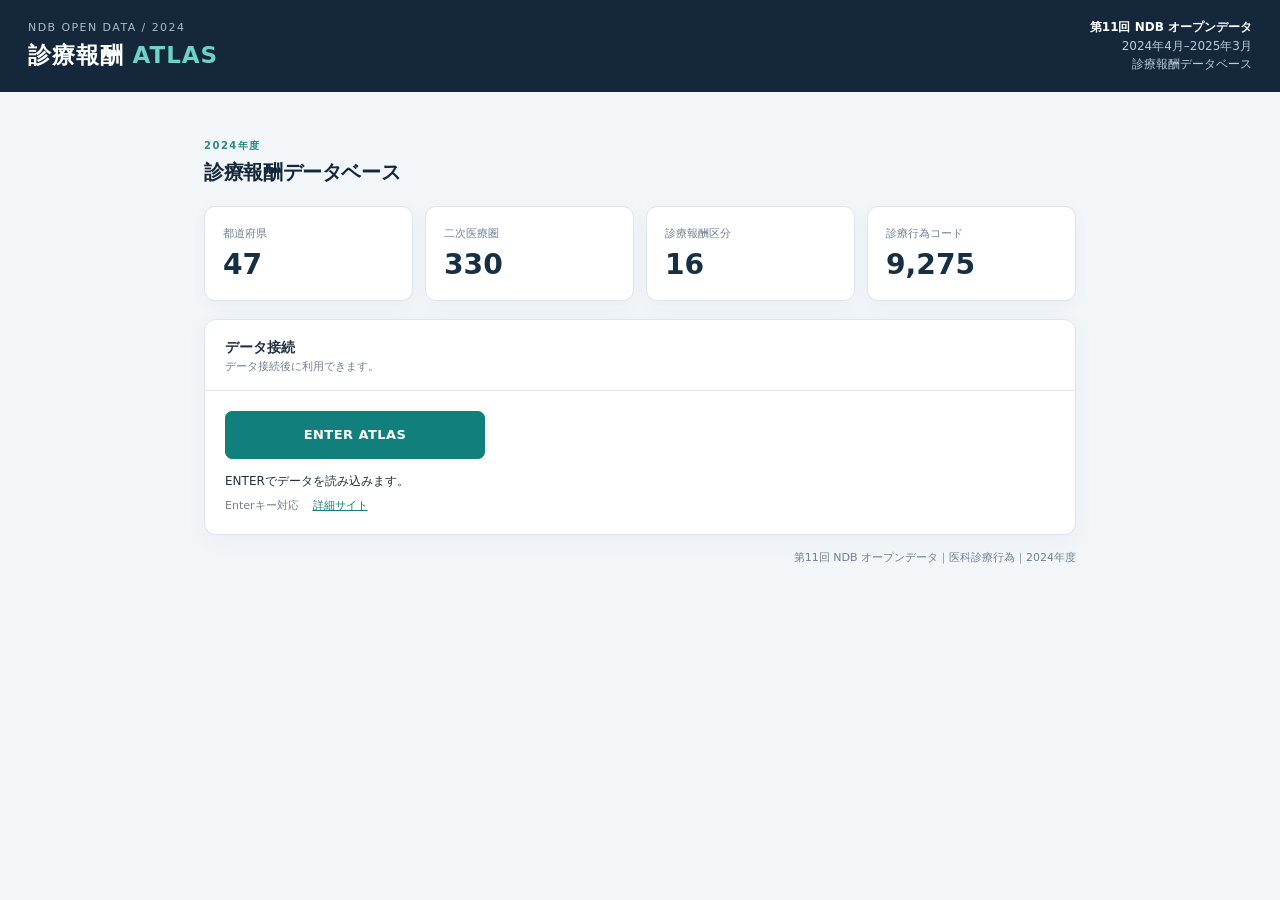
<file: docs/index.html>
<!doctype html><html lang="ja" class="atlas-public-ui"><head><meta charset="utf-8"><meta name="viewport" content="width=device-width,initial-scale=1"><meta name="referrer" content="strict-origin-when-cross-origin"><title>診療報酬 ATLAS</title><link rel="stylesheet" href="./assets/style.css?v=20261118.11"><script src="./assets/app.js?v=20261127.1" defer></script><style>
#atlas-region-transition{position:fixed;inset:0;z-index:99999;background:#f4f7fa;display:none;align-items:center;justify-content:center;flex-direction:column;gap:18px;color:#183348;font:600 17px system-ui,sans-serif}
#atlas-region-transition.active{display:flex}
#atlas-region-transition .spin{width:36px;height:36px;border:4px solid #d3e8e8;border-top-color:#137e81;border-radius:50%;animation:atlas-region-spin .7s linear infinite}
@keyframes atlas-region-spin{to{transform:rotate(360deg)}}
</style></head><body><div id="atlas-region-transition" role="status" aria-live="polite"><span class="spin" aria-hidden="true"></span><span id="atlas-region-transition-text">選択した医療圏のデータを読み込み中…</span></div><section id="atlas-cover" class="atlas-cover" aria-labelledby="cover-title">
<header class="atlas-cover-header"><div><small>NDB OPEN DATA / 2024</small><h1 id="cover-title">診療報酬 <span class="atlas-brand">ATLAS</span></h1></div><div class="meta"><b>第11回 NDB オープンデータ</b><br>2024年4月–2025年3月<br>診療報酬データベース</div></header>
<div class="atlas-cover-main"><div class="atlas-cover-shell"><div class="atlas-cover-title"><div class="app-eyebrow">2024年度</div><h2>診療報酬データベース</h2></div>
<div class="hero atlas-cover-metrics"><div class="stat"><div class="k">都道府県</div><div class="v">47</div></div><div class="stat"><div class="k">二次医療圏</div><div class="v">330</div></div><div class="stat"><div class="k">診療報酬区分</div><div class="v">16</div></div><div class="stat"><div class="k">診療行為コード</div><div class="v">9,275</div></div></div>
<section class="panel atlas-cover-access" aria-label="認証接続"><div class="panelhead"><strong>データ接続</strong><small>データ接続後に利用できます。</small></div><div class="atlas-cover-access-body"><form id="cover-enter-form"><button type="submit" id="cover-enter" class="atlas-login atlas-cover-enter">ENTER ATLAS</button></form><p id="cover-status" role="status" aria-live="polite">ENTERでデータを読み込みます。</p><div class="atlas-cover-help"><span>Enterキー対応</span><a href="https://reimbursement-atlas-private.vercel.app/" target="_blank" rel="noopener noreferrer">詳細サイト</a><button type="button" id="cover-cancel" hidden>接続を中止</button></div></div></section>
<div class="atlas-cover-footer">第11回 NDB オープンデータ｜医科診療行為｜2024年度</div></div></div></section><header><div><small>NDB OPEN DATA / 2024</small><h1>診療報酬 <span class="atlas-brand">ATLAS</span> <span class="atlas-version">2024年度</span></h1></div><div class="meta"><b>第11回 NDB オープンデータ</b><br>医科診療行為 A–O｜2024年4月–2025年3月<br>診療報酬データベース｜2024年度</div></header><main><div style="margin:0 0 14px;padding:15px 18px;background:#fff;border:1px solid #dbe6ed;border-radius:12px;display:flex;align-items:center;justify-content:space-between;gap:12px;flex-wrap:wrap"><div><strong>地域から診療報酬を探す</strong><div style="color:#6d7b89;font-size:12px">自分の医療圏の特徴を全国平均との差から確認</div></div><button id="region-open-shared" type="button" style="background:#117f7c;color:white;padding:10px 16px;border:0;border-radius:8px;cursor:pointer">地域診療プロファイル</button></div><nav aria-label="診療報酬ATLAS メイン画面" class="app-tabs" role="tablist">
<button aria-controls="appViewProfile" aria-selected="true" class="app-top-tab is-active" data-view="profile" id="appTabProfile" role="tab" type="button"><span class="app-tab-count">01</span><span class="app-tab-copy"><strong>地域プロファイル</strong><small>地域別・区分別集計</small></span></button>
<button aria-controls="appViewProcedure" aria-selected="false" class="app-top-tab" data-view="procedure" id="appTabProcedure" role="tab" type="button"><span class="app-tab-count">02</span><span class="app-tab-copy"><strong>診療行為・算定要件</strong><small>9,275コード・原典参照</small></span></button>
<button aria-controls="appViewCompare" aria-selected="false" class="app-top-tab" data-view="compare" id="appTabCompare" role="tab" type="button"><span class="app-tab-count">03</span><span class="app-tab-copy"><strong>地域比較</strong><small>330医療圏・47都道府県</small></span></button>
<button aria-controls="appViewGuidebook" aria-selected="false" class="app-top-tab" data-view="guidebook" id="appTabGuidebook" role="tab" type="button"><span class="app-tab-count">04</span><span class="app-tab-copy"><strong>診療報酬ガイド</strong><small>点数・算定要件・全国算定回数</small></span></button><button aria-controls="appViewGuide" aria-selected="false" class="app-top-tab" data-view="guide" id="appTabGuide" role="tab" type="button"><span class="app-tab-count">04</span><span class="app-tab-copy"><strong>データ・出典</strong><small>集計定義・参照資料・注意点</small></span></button>
</nav><div class="atlas-banner" id="connection-banner"><p id="connection-status" role="status" aria-live="polite"><b>データ未接続</b>　「データ接続」から利用を開始してください。</p><div class="atlas-connection-actions"><button class="atlas-login" id="connect-data" type="button">データ接続</button><button class="atlas-connect-secondary" id="disconnect-data" type="button" disabled>終了・接続解除</button><a href="https://reimbursement-atlas-private.vercel.app/" target="_blank" rel="noopener noreferrer" class="atlas-connect-help">詳細サイト</a></div></div><section id="appViewProfile" class="app-view" role="tabpanel" aria-labelledby="appTabProfile"><div class="app-section-intro"><div><div class="app-eyebrow">NDB OPEN DATA / 2024</div><h2>地域別診療報酬集計</h2><p>全国・都道府県・二次医療圏別の集計。</p></div><div class="app-intro-indicator">330 <span>二次医療圏</span></div></div><div class="hero"><div class="stat"><div class="k">個別診療行為コード</div><div class="v">9,275</div><div class="note">9桁コード・検索対応</div></div><div class="stat"><div class="k">分析対象医療圏</div><div class="v">330</div><div class="note">原票は335区分・秋田再編反映</div></div><div class="stat"><div class="k">診療報酬区分</div><div class="v">16</div><div class="note">A〜O・K手術と輸血を分離</div></div><div class="stat"><div class="k">診療分</div><div class="v">2024年度</div><div class="note">2024.04 – 2025.03</div></div></div><nav class="profile-view-tabs" aria-label="地域プロファイル内の分析切替"><button type="button" class="active" data-sub="category">診療報酬区分（A〜O）</button><button type="button" data-sub="tech">検査技術別（D・E）</button><button type="button" data-sub="special">地域診療ダッシュボード</button></nav><section id="profileBoard" class="profile-board"><div class="profile-hero"><div><div class="profile-kicker">REGIONAL REIMBURSEMENT PROFILE / 2024 NDB</div><h2>診療報酬区分別集計</h2><p>参考換算額・構成比・人口補正・地域特化指数。</p></div><span class="profile-tag">公開値 × 固定点数｜参考換算</span></div><div class="profile-pad"><div class="atlas-filters"><div class="profile-controls"><div><label for="category-region">都道府県</label><select id="category-region" disabled><option value="JP">全国</option></select></div><div><label for="category-area">二次医療圏</label><select id="category-area" disabled><option value="">都道府県全体</option></select></div><div><label for="category-scope">公費レセプト</label><select id="category-scope" disabled><option value="include">公費含む</option><option value="exclude">公費含まない</option></select></div><div><label for="category-grain">全国集計の原票粒度</label><select id="category-grain" disabled><option value="pref">都道府県別</option><option value="secondary">二次医療圏別</option></select></div></div></div><div class="profile-context"><span id="v15Ctx">データ未接続｜認証後に表示</span><span id="v15Audit">2024年度・公開値のみ</span></div><div class="profile-kpis"><div class="profile-kpi atlas-kpi"><span>年間参考換算額（公表分）</span><strong id="v15Total">—</strong><small>実際の売上・利益ではありません</small></div><div class="profile-kpi atlas-kpi"><span>人口1人当たり</span><strong id="v15PerCap">—</strong><small>全国平均比は100が基準</small></div><div class="profile-kpi atlas-kpi"><span>最大の診療報酬区分</span><strong id="v15Largest">—</strong><small>区分構成比</small></div><div class="profile-kpi atlas-kpi"><span>秘匿／点数なしセル</span><strong id="v15Unknown">—</strong><small>金額に換算できない部分</small></div></div><div class="profile-columns"><div class="profile-panel"><h3>診療報酬 A〜O｜金額構成</h3><p>参考換算額・構成比を金額順に比較します。</p><div class="profile-visual atlas-chart-empty" id="v15Stack"><span>金額構成グラフ｜データ未接続</span></div><div class="profile-catlist" id="v15Cats"><div class="profile-cat atlas-pending-row"><span class="chip"></span><span class="cat-name">A 基本診療料</span><span class="cat-value">—</span><span class="cat-percent">—</span></div><div class="profile-cat atlas-pending-row"><span class="chip"></span><span class="cat-name">B 医学管理等</span><span class="cat-value">—</span><span class="cat-percent">—</span></div><div class="profile-cat atlas-pending-row"><span class="chip"></span><span class="cat-name">C 在宅医療</span><span class="cat-value">—</span><span class="cat-percent">—</span></div><div class="profile-cat atlas-pending-row"><span class="chip"></span><span class="cat-name">D 検査</span><span class="cat-value">—</span><span class="cat-percent">—</span></div><div class="profile-cat atlas-pending-row"><span class="chip"></span><span class="cat-name">E 画像診断</span><span class="cat-value">—</span><span class="cat-percent">—</span></div><div class="profile-cat atlas-pending-row"><span class="chip"></span><span class="cat-name">F 投薬</span><span class="cat-value">—</span><span class="cat-percent">—</span></div><div class="profile-cat atlas-pending-row"><span class="chip"></span><span class="cat-name">G 注射</span><span class="cat-value">—</span><span class="cat-percent">—</span></div><div class="profile-cat atlas-pending-row"><span class="chip"></span><span class="cat-name">H リハビリテーション</span><span class="cat-value">—</span><span class="cat-percent">—</span></div><div class="profile-cat atlas-pending-row"><span class="chip"></span><span class="cat-name">I 精神科専門療法料</span><span class="cat-value">—</span><span class="cat-percent">—</span></div><div class="profile-cat atlas-pending-row"><span class="chip"></span><span class="cat-name">J 処置</span><span class="cat-value">—</span><span class="cat-percent">—</span></div><div class="profile-cat atlas-pending-row"><span class="chip"></span><span class="cat-name">K 手術</span><span class="cat-value">—</span><span class="cat-percent">—</span></div><div class="profile-cat atlas-pending-row"><span class="chip"></span><span class="cat-name">K 輸血料</span><span class="cat-value">—</span><span class="cat-percent">—</span></div><div class="profile-cat atlas-pending-row"><span class="chip"></span><span class="cat-name">L 麻酔</span><span class="cat-value">—</span><span class="cat-percent">—</span></div><div class="profile-cat atlas-pending-row"><span class="chip"></span><span class="cat-name">M 放射線治療</span><span class="cat-value">—</span><span class="cat-percent">—</span></div><div class="profile-cat atlas-pending-row"><span class="chip"></span><span class="cat-name">N 病理診断</span><span class="cat-value">—</span><span class="cat-percent">—</span></div><div class="profile-cat atlas-pending-row"><span class="chip"></span><span class="cat-name">O その他</span><span class="cat-value">—</span><span class="cat-percent">—</span></div></div></div><div class="profile-panel"><h3>地域・全国の構成比比較</h3><p>地域特化指数＝地域の構成比 ÷ 同じ原票粒度の全国構成比。</p><div class="profile-lqhead"><span>区分</span><span>選択地域</span><span>全国</span><span>特化指数</span></div><div class="atlas-lq-list" id="v15LQ"><div class="profile-lqrow atlas-pending-row"><span class="v15-label">A 基本診療料</span><span>—</span><span>—</span><b>—</b></div><div class="profile-lqrow atlas-pending-row"><span class="v15-label">B 医学管理等</span><span>—</span><span>—</span><b>—</b></div><div class="profile-lqrow atlas-pending-row"><span class="v15-label">C 在宅医療</span><span>—</span><span>—</span><b>—</b></div><div class="profile-lqrow atlas-pending-row"><span class="v15-label">D 検査</span><span>—</span><span>—</span><b>—</b></div><div class="profile-lqrow atlas-pending-row"><span class="v15-label">E 画像診断</span><span>—</span><span>—</span><b>—</b></div><div class="profile-lqrow atlas-pending-row"><span class="v15-label">F 投薬</span><span>—</span><span>—</span><b>—</b></div><div class="profile-lqrow atlas-pending-row"><span class="v15-label">G 注射</span><span>—</span><span>—</span><b>—</b></div><div class="profile-lqrow atlas-pending-row"><span class="v15-label">H リハビリテーション</span><span>—</span><span>—</span><b>—</b></div><div class="profile-lqrow atlas-pending-row"><span class="v15-label">I 精神科専門療法料</span><span>—</span><span>—</span><b>—</b></div><div class="profile-lqrow atlas-pending-row"><span class="v15-label">J 処置</span><span>—</span><span>—</span><b>—</b></div><div class="profile-lqrow atlas-pending-row"><span class="v15-label">K 手術</span><span>—</span><span>—</span><b>—</b></div><div class="profile-lqrow atlas-pending-row"><span class="v15-label">K 輸血料</span><span>—</span><span>—</span><b>—</b></div><div class="profile-lqrow atlas-pending-row"><span class="v15-label">L 麻酔</span><span>—</span><span>—</span><b>—</b></div><div class="profile-lqrow atlas-pending-row"><span class="v15-label">M 放射線治療</span><span>—</span><span>—</span><b>—</b></div><div class="profile-lqrow atlas-pending-row"><span class="v15-label">N 病理診断</span><span>—</span><span>—</span><b>—</b></div><div class="profile-lqrow atlas-pending-row"><span class="v15-label">O その他</span><span>—</span><span>—</span><b>—</b></div></div></div></div><div id="category-detail" hidden><div class="profile-rankbox"><div class="profile-rankhead"><div><h3>診療報酬額｜16区分の詳細</h3><p>人口補正、全国平均比、秘匿・点数なし・欠測セルの監査情報。</p></div><div><label for="category-sort" class="lbl">表示順</label><select id="category-sort" disabled><option value="amount">参考換算額順</option><option value="category">診療報酬区分順</option><option value="perCapita">人口1人当たり順</option><option value="lq">地域特化指数順</option></select></div></div><div class="profile-ranktable"><table class="atlas-full"><thead><tr><th>区分</th><th class="right">参考換算額</th><th class="right">構成比</th><th class="right">人口1人当たり</th><th class="right">全国平均比</th><th class="right">LQ</th><th class="right">秘匿</th><th class="right">点数なし</th><th class="right">欠測</th></tr></thead><tbody id="v15Rows"></tbody></table></div></div></div><div class="profile-disclaimer">参考換算額は公開算定回数と固定点数に基づく部分集計であり、実請求額・売上・利益ではありません。全国値は原票粒度別。人口は2024年1月1日、地域区分は2024年10月1日。未公表値は復元しません。</div></div></section><section id="techBoard" class="profile-board" hidden><div class="profile-hero"><div><div class="profile-kicker">TECHNOLOGY PROFILE / 2024</div><h2>検査・画像診断｜技術別集計</h2><p>CT・MRI・超音波の本体、専用加算、共通診断料。</p></div><span class="profile-tag">本体＋専用加算｜公開値</span></div><div class="profile-pad"><div class="profile-controls"><div><label for="pref">対象都道府県</label><select id="pref" disabled><option value="JP">全国</option></select></div><div><label for="area">対象医療圏</label><select id="area" disabled><option value="">都道府県全体</option></select></div><div><label for="compare-pref">比較都道府県</label><select id="compare-pref" disabled><option value="">比較しない</option><option value="JP">全国</option></select></div><div><label for="compare-area">比較医療圏</label><select id="compare-area" disabled><option value="">都道府県全体</option></select></div></div><div class="profile-controls atlas-tech-extra"><div><label for="tech-scope">公費レセプト</label><select id="tech-scope" disabled><option value="include">公費含む</option><option value="exclude">公費含まない</option></select></div><div><label for="tech-grain">全国・都道府県の集計粒度</label><select id="tech-grain" disabled><option value="secondary">二次医療圏別原票（地域合算）</option><option value="pref">都道府県別原票</option></select></div></div><div class="atlas-status" id="tech-status"></div><div class="atlas-tech-grid" id="tech-cards"><article class="profile-kpi atlas-tech-card"><h3>CT</h3><span>参考換算額</span><strong>—</strong><small>人口1人当たり・全国平均比・LQ</small><div class="atlas-tech-pending">データ未接続</div></article><article class="profile-kpi atlas-tech-card"><h3>MRI</h3><span>参考換算額</span><strong>—</strong><small>人口1人当たり・全国平均比・LQ</small><div class="atlas-tech-pending">データ未接続</div></article><article class="profile-kpi atlas-tech-card"><h3>超音波</h3><span>参考換算額</span><strong>—</strong><small>人口1人当たり・全国平均比・LQ</small><div class="atlas-tech-pending">データ未接続</div></article></div><div id="modality-detail" hidden><div class="atlas-mod-header"><div><div class="profile-kicker">MODALITY BREAKDOWN</div><h3>検査内容・関連加算の詳細</h3><p id="modality-context" class="atlas-caption"></p></div><div class="atlas-mod-tabs" role="group" aria-label="技術選択"><button type="button" data-modality="CT" class="on" aria-pressed="true">CT</button><button type="button" data-modality="MRI" aria-pressed="false">MRI</button><button type="button" data-modality="US" aria-pressed="false">超音波</button><button type="button" data-modality="SHARED" aria-pressed="false">共通・その他</button></div></div><div class="atlas-mod-kpis" id="modality-kpis"></div><div class="profile-columns atlas-mod-columns"><section class="profile-panel"><h3 id="modality-group-title">検査の細分類</h3><p class="atlas-caption">区分選択でコード別明細を表示。</p><div id="modality-groups" class="atlas-mod-groups"></div></section><section class="profile-panel"><h3 id="modality-code-title">診療行為コード明細</h3><p class="atlas-caption">名称をクリックすると個別の算定要件・地域分析に移動します。</p><div id="modality-codes" class="atlas-mod-codes"></div></section></div><div class="atlas-mod-note">CT/MRI共通のE203、電子画像管理・画像診断管理加算は個別技術へ配賦できません。FFR-CT・PET/CT・PET/MRI・画像診断全般の帰属保留項目も別表示です。超音波の骨塩定量、残尿測定、肝硬度等は原版v2.0の範囲に含めます。算定回数は項目別請求回数であり検査実人数・患者数ではありません。</div></div><div class="atlas-disclaimer">こちらのLQはCT・MRI・超音波の本体＋専用加算の3技術内構成比。A〜O全区分のLQとは異なります。共通診断料等は3技術に足しません。</div></div></section><section id="specialBoard" class="profile-board" hidden><div class="profile-hero"><div><div class="profile-kicker">REGIONAL SPECIALIZATION / 2024 NDB</div><h2>地域診療ダッシュボード</h2><p>地域を選んで、算定回数・人口補正・参考換算額・全国比較をまとめて確認。</p></div><span class="profile-tag">2024年度｜公開値のみ</span></div><div class="profile-pad"><div class="profile-controls atlas-special-controls"><div><label for="special-pref">都道府県</label><select id="special-pref" disabled><option value="">都道府県を選択</option></select></div><div><label for="special-area">二次医療圏</label><select id="special-area" disabled><option value="">都道府県全体</option></select></div><div><label for="special-scope">公費</label><select id="special-scope" disabled><option value="include">公費含む</option><option value="exclude">公費含まない</option></select></div></div><div id="special-search-actions" style="display:flex;align-items:center;gap:12px;flex-wrap:wrap;margin:12px 0"><span style="font-size:13px;color:#506a7b">地域を選択して検索</span></div><div class="profile-controls atlas-special-controls"><div><label for="special-category">参考換算額ランキングの区分</label><select id="special-category" disabled><option value="ALL">A〜O 全区分</option><option value="A_基本診療料">A 基本診療料</option><option value="B_医学管理等">B 医学管理等</option><option value="C_在宅医療">C 在宅医療</option><option value="D_検査">D 検査</option><option value="E_画像診断">E 画像診断</option><option value="F_投薬">F 投薬</option><option value="G_注射">G 注射</option><option value="H_リハビリテーション">H リハビリテーション</option><option value="I_精神科専門療法料">I 精神科専門療法料</option><option value="J_処置">J 処置</option><option value="K_手術">K 手術</option><option value="K_輸血料">K 輸血料</option><option value="L_麻酔">L 麻酔</option><option value="M_放射線治療">M 放射線治療</option><option value="N_病理診断">N 病理診断</option><option value="O_その他">O その他</option></select></div><div><label for="special-min">最低参考換算額</label><select id="special-min" disabled><option value="1000000">100万円以上</option><option value="10000000" selected>1,000万円以上</option><option value="100000000">1億円以上</option></select></div></div><div class="profile-context"><span id="special-context">「データ接続」後に地域を選択してください。</span><span>全国＝同一原票粒度</span></div><div class="special-options" role="group" aria-label="順位基準"><button type="button" class="on" data-special-mode="excess" aria-pressed="true" disabled>超過参考換算額</button><button type="button" data-special-mode="lq" aria-pressed="false" disabled>地域特化指数（LQ）</button><button type="button" data-special-mode="nationalIndex" aria-pressed="false" disabled>人口当たり全国平均比</button><button type="button" data-special-mode="amount" aria-pressed="false" disabled>参考換算額</button></div><div class="profile-kpis"><article class="profile-kpi"><span>地域の全区分参考換算額</span><strong id="special-total">—</strong><small>対象地域の公開値合計</small></article><article class="profile-kpi"><span>条件該当コード</span><strong id="special-eligible">—</strong><small>全コードから条件で抽出</small></article><article class="profile-kpi"><span>第1位の診療行為</span><strong id="special-top">—</strong><small>選択した順位基準</small></article><article class="profile-kpi"><span>第1位の指標値</span><strong id="special-value">—</strong><small>選択した順位基準</small></article></div><div class="special-board"><div class="profile-rankhead"><div><h3>地域特化 TOP100</h3><p id="special-status" role="status" aria-live="polite">データ未接続</p></div></div><div class="special-table-wrap"><table class="atlas-special-table"><thead><tr><th>順位</th><th>診療行為・コード</th><th class="right">参考換算額</th><th class="right">超過額</th><th class="right">LQ</th><th class="right">人口当たり全国比</th><th class="right">地域構成比</th><th>集計上の注意</th></tr></thead><tbody id="special-rows"><tr><td colspan="8" class="atlas-special-empty">認証接続後にランキングを表示します。</td></tr></tbody></table></div></div><div class="profile-disclaimer"><b>読み方：</b>超過額＝地域のコード別参考換算額−地域全区分参考換算額×全国のコード構成比。LQ＝地域構成比÷全国構成比。全国平均比＝人口当たり参考換算額の全国比（100＝全国平均）。秘匿・未設定点数は補完しません。最低金額を設定して、小規模項目の極端なLQを抑制できます。超過額は実際の利益や需要予測ではありません。</div></div></section></section><section id="appViewProcedure" class="app-view" role="tabpanel" aria-labelledby="appTabProcedure" hidden><div class="app-section-intro"><div><div class="app-eyebrow">PROCEDURE & FEE RULES / 2024 NDB</div><h2>診療行為検索・算定要件</h2><p>診療行為名・コード・点数・地域別集計・原典参照。</p></div><div class="app-intro-indicator">9,275 <span>コード</span></div></div>
<div class="category-hub"><div class="category-top"><h2>診療報酬区分（A〜O）</h2><button type="button" class="atlas-connect-secondary" id="procedure-all" disabled>全区分</button></div><div class="atlas-procedure-grid" id="procedure-category-grid"><button type="button" class="cat-btn" data-proc-cat="A_基本診療料" aria-pressed="false" disabled><span class="cat-letter">A</span><span class="cat-label">基本診療料</span></button><button type="button" class="cat-btn" data-proc-cat="B_医学管理等" aria-pressed="false" disabled><span class="cat-letter">B</span><span class="cat-label">医学管理等</span></button><button type="button" class="cat-btn" data-proc-cat="C_在宅医療" aria-pressed="false" disabled><span class="cat-letter">C</span><span class="cat-label">在宅医療</span></button><button type="button" class="cat-btn" data-proc-cat="D_検査" aria-pressed="false" disabled><span class="cat-letter">D</span><span class="cat-label">検査</span></button><button type="button" class="cat-btn" data-proc-cat="E_画像診断" aria-pressed="false" disabled><span class="cat-letter">E</span><span class="cat-label">画像診断</span></button><button type="button" class="cat-btn" data-proc-cat="F_投薬" aria-pressed="false" disabled><span class="cat-letter">F</span><span class="cat-label">投薬</span></button><button type="button" class="cat-btn" data-proc-cat="G_注射" aria-pressed="false" disabled><span class="cat-letter">G</span><span class="cat-label">注射</span></button><button type="button" class="cat-btn" data-proc-cat="H_リハビリテーション" aria-pressed="false" disabled><span class="cat-letter">H</span><span class="cat-label">リハビリテーション</span></button><button type="button" class="cat-btn" data-proc-cat="I_精神科専門療法料" aria-pressed="false" disabled><span class="cat-letter">I</span><span class="cat-label">精神科専門療法料</span></button><button type="button" class="cat-btn" data-proc-cat="J_処置" aria-pressed="false" disabled><span class="cat-letter">J</span><span class="cat-label">処置</span></button><button type="button" class="cat-btn" data-proc-cat="K_手術" aria-pressed="false" disabled><span class="cat-letter">K</span><span class="cat-label">手術</span></button><button type="button" class="cat-btn" data-proc-cat="K_輸血料" aria-pressed="false" disabled><span class="cat-letter">K</span><span class="cat-label">輸血料</span></button><button type="button" class="cat-btn" data-proc-cat="L_麻酔" aria-pressed="false" disabled><span class="cat-letter">L</span><span class="cat-label">麻酔</span></button><button type="button" class="cat-btn" data-proc-cat="M_放射線治療" aria-pressed="false" disabled><span class="cat-letter">M</span><span class="cat-label">放射線治療</span></button><button type="button" class="cat-btn" data-proc-cat="N_病理診断" aria-pressed="false" disabled><span class="cat-letter">N</span><span class="cat-label">病理診断</span></button><button type="button" class="cat-btn" data-proc-cat="O_その他" aria-pressed="false" disabled><span class="cat-letter">O</span><span class="cat-label">その他</span></button></div></div>
<div class="layout atlas-procedure-layout"><aside class="panel"><div class="panelhead"><strong>診療行為検索</strong><small id="procedure-help" role="status">「データ接続」後に検索できます。</small></div><div class="search-inner"><label class="lbl" for="procedure-query">診療行為名・9桁コード・分類番号</label><div class="atlas-procedure-search"><input type="search" id="procedure-query" placeholder="例：超音波、MRI、D215" maxlength="60" disabled><button id="procedure-search" type="button" class="atlas-login" disabled>検索</button></div><div id="procedure-filter" class="atlas-caption">A〜O 全区分</div><div id="procedure-results" class="atlas-procedure-results"></div><div class="atlas-procedure-pager"><button id="procedure-prev" type="button" class="atlas-connect-secondary" disabled>前へ</button><span id="procedure-page" role="status">—</span><button id="procedure-next" type="button" class="atlas-connect-secondary" disabled>次へ</button></div></div></aside>
<section class="panel atlas-procedure-detail"><div class="panelhead"><strong>診療行為詳細</strong><small id="procedure-detail-status" role="status">検索結果から項目を選択してください</small></div><div id="procedure-empty" class="atlas-code-placeholder"><h3>算定要件・地域分析</h3><p>9,275コードの診療行為名・点数・分類と、公開された地域別算定回数を表示します。</p><p>原票点数は2024年度。全算定要件・年度内点数変更の個別監査は未完了です。</p></div>
<div id="procedure-body" hidden><div class="atlas-procedure-heading"><div class="app-eyebrow" id="procedure-class"></div><h2 id="procedure-name"></h2><p id="procedure-code-label" class="atlas-caption"></p></div><div class="atlas-controls atlas-proc-controls">
<div><label class="lbl" for="procedure-pref">都道府県</label><select id="procedure-pref" disabled><option value="JP">全国</option></select></div><div><label class="lbl" for="procedure-area">二次医療圏</label><select id="procedure-area" disabled><option value="">都道府県全体</option></select></div><div><label class="lbl" for="procedure-grain">全国の原票粒度</label><select id="procedure-grain" disabled><option value="pref">都道府県別</option><option value="secondary">二次医療圏別</option></select></div><div><label class="lbl" for="procedure-scope">公費レセプト</label><select id="procedure-scope" disabled><option value="include">含む</option><option value="exclude">含まない</option></select></div><div><label class="lbl" for="procedure-setting">診療区分</label><select id="procedure-setting" disabled><option value="all">すべて</option><option value="inpatient">入院</option><option value="outpatient">外来</option><option value="unknown">原票区分なし</option></select></div><div><label class="lbl" for="procedure-addon">原票種別</label><select id="procedure-addon" disabled><option value="all">すべて</option><option value="0">通常</option><option value="1">加算</option></select></div></div><div class="profile-context"><span id="procedure-context"></span><span id="procedure-audit"></span></div>
<div class="profile-kpis atlas-procedure-kpis"><div class="profile-kpi"><span>原票の点数</span><strong id="procedure-points">—</strong><small id="procedure-point-state"></small></div><div class="profile-kpi"><span>公開算定回数</span><strong id="procedure-count">—</strong><small>患者数とは異なります</small></div><div class="profile-kpi"><span>参考換算額</span><strong id="procedure-amount">—</strong><small>実請求額ではありません</small></div><div class="profile-kpi"><span>人口1人当たり</span><strong id="procedure-capita">—</strong><small id="procedure-index">全国平均比 —</small></div></div>
<section class="atlas-proc-section"><h3>診療区分・原票種別別の内訳</h3><div class="profile-ranktable"><table class="atlas-proc-table"><thead><tr><th>診療区分</th><th>通常／加算</th><th>原票点数</th><th>公開算定回数</th><th>参考換算額</th><th>秘匿</th><th>点数なし</th></tr></thead><tbody id="procedure-variants"></tbody></table></div></section>
<section class="atlas-proc-section"><h3>同じ原票粒度での地域ランキング｜上位12</h3><p class="atlas-caption">全国の地域公開値内で比較。金額順（固定点数なしの場合は算定回数順）。</p><div class="profile-ranktable"><table class="atlas-proc-table"><thead><tr><th>順位</th><th>地域</th><th>公開算定回数</th><th>参考換算額</th><th>人口1人当たり</th><th>全国平均比</th><th>秘匿</th></tr></thead><tbody id="procedure-rank"></tbody></table></div></section>
<section class="atlas-proc-section atlas-proc-rules"><h3>算定要件・原典参照</h3><p id="procedure-rule-note" class="atlas-disclaimer"></p><div id="procedure-curated"></div><div id="procedure-references"></div><p><a href="https://www.mhlw.go.jp/stf/seisakunitsuite/bunya/0000188411_00045.html" target="_blank" rel="noopener noreferrer">厚生労働省｜令和6年度診療報酬改定の公式資料</a></p></section>
<p class="atlas-disclaimer" id="procedure-data-note"></p></div></section></div></section><section id="appViewCompare" class="app-view" role="tabpanel" aria-labelledby="appTabCompare" hidden><div class="app-section-intro"><div><div class="app-eyebrow">REGIONAL COMPARISON</div><h2>診療報酬の地域比較</h2><p>区分・分類番号・9桁コード別の地域比較。</p></div><div class="app-intro-indicator">330 <span>二次医療圏</span></div></div><section class="profile-board"><div class="profile-hero"><div><div class="profile-kicker">REGIONAL COMPARISON / 2024</div><h2>地域ランキング・市場マップ</h2><p>参考換算額・公開算定回数・人口当たり・全国比・地域特化指数を同一条件で比較。</p></div><span class="profile-tag">47都道府県・330二次医療圏</span></div><div class="profile-pad"><div class="profile-controls atlas-compare-filters"><div><label for="rank-level">地域単位</label><select id="rank-level" disabled><option value="prefecture">都道府県</option><option value="area">二次医療圏</option></select></div><div><label for="rank-pref">範囲</label><select id="rank-pref" disabled><option value="JP">全国</option></select></div><div><label for="basis">順位の基準</label><select id="basis" disabled><option value="amount">参考換算額</option><option value="count">公開算定回数</option><option value="perCapita">人口1人当たり参考換算額</option><option value="nationalIndex">人口当たり全国平均比</option><option value="lq">地域特化指数（全区分構成比）</option></select></div><div><label for="rank-scope">公費レセプト</label><select id="rank-scope" disabled><option value="include">公費含む</option><option value="exclude">公費含まない</option></select></div></div><div class="profile-controls atlas-compare-hierarchy"><div><label for="metric">大分類｜診療報酬区分</label><select id="metric" disabled><option value="ALL">全診療報酬</option><option value="A_基本診療料">A 基本診療料</option><option value="B_医学管理等">B 医学管理等</option><option value="C_在宅医療">C 在宅医療</option><option value="D_検査">D 検査</option><option value="E_画像診断">E 画像診断</option><option value="F_投薬">F 投薬</option><option value="G_注射">G 注射</option><option value="H_リハビリテーション">H リハビリテーション</option><option value="I_精神科専門療法料">I 精神科専門療法料</option><option value="J_処置">J 処置</option><option value="K_手術">K 手術</option><option value="K_輸血料">K 輸血料</option><option value="L_麻酔">L 麻酔</option><option value="M_放射線治療">M 放射線治療</option><option value="N_病理診断">N 病理診断</option><option value="O_その他">O その他</option><option value="TECH">検査技術別（CT・MRI・超音波）</option></select></div><div><label for="rank-class">中分類｜点数表の分類番号</label><input id="rank-class-search" type="search" class="atlas-compare-search" placeholder="分類番号・名称で候補を絞る" disabled><select id="rank-class" disabled><option value="ALL">区分全体</option></select></div><div><label for="rank-code">小分類｜個別の9桁診療行為</label><input id="rank-code-search" type="search" class="atlas-compare-search" placeholder="コード・名称で候補を絞る" disabled><select id="rank-code" disabled><option value="ALL">中分類全体</option></select></div></div><div class="profile-context"><span id="compare-selection">全診療報酬</span><span id="rank-status" role="status" aria-live="polite">データ接続後に表示</span></div><div class="profile-kpis atlas-compare-kpis"><article class="profile-kpi"><span>全国参考換算額</span><strong id="compare-national">—</strong><small>同一粒度の公開値</small></article><article class="profile-kpi"><span>全国公開算定回数</span><strong id="compare-count">—</strong><small>診療項目別請求回数の合計</small></article><article class="profile-kpi"><span>対象コード</span><strong id="compare-codes">—</strong><small>選択条件に該当</small></article><article class="profile-kpi"><span>対象地域</span><strong id="compare-regions">—</strong><small>指標算出可能な地域</small></article></div><div class="atlas-map-rank"><section class="profile-panel atlas-map-panel"><div class="atlas-map-title"><div><h3>全国市場マップ</h3><p id="compare-map-note">都道府県別地図。選択した県の医療圏へ移動。</p></div><div class="atlas-map-actions"><div id="compare-area-mode" class="atlas-area-mode" hidden><button type="button" data-area-map-mode="map" class="is-active" aria-pressed="true">境界地図</button><button type="button" data-area-map-mode="tiles" aria-pressed="false">タイル一覧</button></div><button type="button" id="compare-map-back" hidden>全国に戻る</button></div></div><div id="compare-map" class="atlas-map-svg"><svg xmlns="http://www.w3.org/2000/svg" width="2000" height="2000" viewBox="0 0 2000 2000">
  
  <title>ディフォルメ都道府県日本地図</title>
  <desc>
    ディフォルメされた都道府県別の日本地図SVG素材です。
    Created by lalamalink.
    Contact: lalamalink@gmail.com
    Version: 2026.06.30
    Source: https://github.com/lalamalink/japan-map-svg
    Released under CC0 1.0 Universal.
    https://creativecommons.org/publicdomain/zero/1.0/
  </desc>
  <metadata>
    Asset Name: ディフォルメ都道府県日本地図
    Creator: lalamalink
    Contact: lalamalink@gmail.com
    Version: 2026.06.30
    License: CC0 1.0 Universal
    License URL: https://creativecommons.org/publicdomain/zero/1.0/
    Source: https://github.com/lalamalink/japan-map-svg
    Rights: No rights reserved
  </metadata>
<g id="prefecture-fills">
    <path id="area_001" data-code="1" data-name="北海道" d="M 1866.0 195.0 L 1671.0 0.0 L 1611.0 0.0 L 1602.0 9.0 L 1602.0 169.0 L 1581.0 190.0 L 1581.0 244.0 L 1532.0 293.0 L 1478.0 293.0 L 1471.0 300.0 L 1471.0 399.0 L 1441.0 429.0 L 1441.0 434.0 L 1472.0 465.0 L 1481.0 465.0 L 1510.0 436.0 L 1570.0 436.0 L 1571.0 435.0 L 1571.0 419.0 L 1550.0 398.0 L 1535.0 398.0 L 1529.0 392.0 L 1529.0 365.0 L 1529.0 364.0 L 1530.0 364.0 L 1583.0 364.0 L 1620.0 401.0 L 1655.0 366.0 L 1663.0 366.0 L 1761.0 464.0 L 1790.0 464.0 L 1894.0 360.0 L 1986.0 360.0 L 1987.0 359.0 L 1987.0 340.0 L 1969.0 322.0 L 1969.0 238.0 L 1988.0 219.0 L 1988.0 202.0 L 1981.0 195.0 Z" fill="white" stroke="none"/>
    <path id="area_002" data-code="2" data-name="青森県" d="M 1664.0 514.0 L 1626.0 476.0 L 1569.0 476.0 L 1562.0 483.0 L 1562.0 513.0 L 1569.0 520.0 L 1602.0 520.0 L 1603.0 520.0 L 1603.0 521.0 L 1603.0 571.0 L 1598.0 576.0 L 1530.0 576.0 L 1529.0 576.0 L 1529.0 575.0 L 1529.0 523.0 L 1523.0 517.0 L 1478.0 517.0 L 1470.0 525.0 L 1470.0 573.0 L 1417.0 626.0 L 1417.0 647.0 L 1418.0 648.0 L 1556.0 648.0 L 1563.0 655.0 L 1563.0 690.0 L 1564.0 691.0 L 1571.0 691.0 L 1615.0 647.0 L 1717.0 647.0 L 1718.0 646.0 L 1664.0 592.0 Z" fill="white" stroke="none"/>
    <path id="area_003" data-code="3" data-name="岩手県" d="M 1719.0 648.0 L 1718.0 647.0 L 1717.0 647.0 L 1615.0 647.0 L 1571.0 691.0 L 1564.0 691.0 L 1563.0 692.0 L 1563.0 841.0 L 1564.0 842.0 L 1718.0 842.0 L 1719.0 841.0 Z" fill="white" stroke="none"/>
    <path id="area_004" data-code="4" data-name="宮城県" d="M 1719.0 843.0 L 1718.0 842.0 L 1564.0 842.0 L 1563.0 843.0 L 1563.0 860.0 L 1563.0 861.0 L 1563.0 862.0 L 1563.0 997.0 L 1564.0 998.0 L 1690.0 998.0 L 1691.0 997.0 L 1691.0 933.0 L 1719.0 905.0 Z" fill="white" stroke="none"/>
    <path id="area_005" data-code="5" data-name="秋田県" d="M 1563.0 655.0 L 1556.0 648.0 L 1418.0 648.0 L 1417.0 649.0 L 1417.0 699.0 L 1416.0 700.0 L 1416.0 701.0 L 1397.0 720.0 L 1397.0 745.0 L 1417.0 765.0 L 1417.0 860.0 L 1418.0 861.0 L 1562.0 861.0 L 1563.0 860.0 L 1563.0 843.0 L 1563.0 842.0 L 1563.0 841.0 L 1563.0 692.0 L 1563.0 691.0 L 1563.0 690.0 Z" fill="white" stroke="none"/>
    <path id="area_006" data-code="6" data-name="山形県" d="M 1563.0 862.0 L 1562.0 861.0 L 1418.0 861.0 L 1417.0 862.0 L 1417.0 940.0 L 1418.0 941.0 L 1449.0 941.0 L 1454.0 946.0 L 1454.0 1029.0 L 1455.0 1030.0 L 1562.0 1030.0 L 1563.0 1029.0 L 1563.0 999.0 L 1563.0 998.0 L 1563.0 997.0 Z" fill="white" stroke="none"/>
    <path id="area_007" data-code="7" data-name="福島県" d="M 1691.0 999.0 L 1690.0 998.0 L 1564.0 998.0 L 1563.0 999.0 L 1563.0 1029.0 L 1563.0 1030.0 L 1562.0 1030.0 L 1455.0 1030.0 L 1454.0 1030.0 L 1413.0 1071.0 L 1413.0 1140.0 L 1414.0 1141.0 L 1498.0 1141.0 L 1499.0 1140.0 L 1499.0 1129.0 L 1505.0 1123.0 L 1612.0 1123.0 L 1617.0 1128.0 L 1617.0 1141.0 L 1618.0 1142.0 L 1690.0 1142.0 L 1691.0 1141.0 Z" fill="white" stroke="none"/>
    <path id="area_008" data-code="8" data-name="茨城県" d="M 1691.0 1143.0 L 1690.0 1142.0 L 1618.0 1142.0 L 1617.0 1143.0 L 1617.0 1255.0 L 1612.0 1260.0 L 1566.0 1260.0 L 1565.0 1261.0 L 1565.0 1266.0 L 1617.0 1318.0 L 1618.0 1318.0 L 1738.0 1318.0 L 1739.0 1317.0 L 1739.0 1311.0 L 1691.0 1263.0 Z" fill="white" stroke="none"/>
    <path id="area_009" data-code="9" data-name="栃木県" d="M 1617.0 1128.0 L 1612.0 1123.0 L 1505.0 1123.0 L 1499.0 1129.0 L 1499.0 1140.0 L 1499.0 1141.0 L 1499.0 1142.0 L 1499.0 1198.0 L 1551.0 1250.0 L 1551.0 1259.0 L 1552.0 1260.0 L 1564.0 1260.0 L 1565.0 1260.0 L 1566.0 1260.0 L 1612.0 1260.0 L 1617.0 1255.0 L 1617.0 1143.0 L 1617.0 1142.0 L 1617.0 1141.0 Z" fill="white" stroke="none"/>
    <path id="area_010" data-code="10" data-name="群馬県" d="M 1499.0 1142.0 L 1498.0 1141.0 L 1414.0 1141.0 L 1413.0 1141.0 L 1354.0 1200.0 L 1343.0 1211.0 L 1343.0 1240.0 L 1411.0 1308.0 L 1413.0 1308.0 L 1414.0 1308.0 L 1415.0 1308.0 L 1417.0 1308.0 L 1465.0 1260.0 L 1550.0 1260.0 L 1551.0 1259.0 L 1551.0 1250.0 L 1499.0 1198.0 Z" fill="white" stroke="none"/>
    <path id="area_011" data-code="11" data-name="埼玉県" d="M 1565.0 1261.0 L 1564.0 1260.0 L 1552.0 1260.0 L 1551.0 1260.0 L 1550.0 1260.0 L 1465.0 1260.0 L 1417.0 1308.0 L 1415.0 1308.0 L 1414.0 1309.0 L 1414.0 1343.0 L 1415.0 1344.0 L 1454.0 1344.0 L 1455.0 1344.0 L 1456.0 1344.0 L 1616.0 1344.0 L 1617.0 1343.0 L 1617.0 1319.0 L 1617.0 1318.0 L 1565.0 1266.0 Z" fill="white" stroke="none"/>
    <path id="area_012" data-code="12" data-name="千葉県" d="M 1739.0 1319.0 L 1738.0 1318.0 L 1618.0 1318.0 L 1617.0 1319.0 L 1617.0 1343.0 L 1617.0 1344.0 L 1617.0 1345.0 L 1617.0 1393.0 L 1618.0 1394.0 L 1635.0 1377.0 L 1640.0 1377.0 L 1662.0 1399.0 L 1662.0 1406.0 L 1626.0 1442.0 L 1626.0 1525.0 L 1627.0 1526.0 L 1650.0 1526.0 L 1739.0 1437.0 Z" fill="white" stroke="none"/>
    <path id="area_013" data-code="13" data-name="東京都" d="M 1617.0 1345.0 L 1616.0 1344.0 L 1456.0 1344.0 L 1455.0 1345.0 L 1455.0 1390.0 L 1456.0 1391.0 L 1579.0 1391.0 L 1600.0 1412.0 L 1617.0 1395.0 L 1617.0 1394.0 L 1617.0 1393.0 Z" fill="white" stroke="none"/>
    <path id="area_014" data-code="14" data-name="神奈川県" d="M 1600.0 1412.0 L 1579.0 1391.0 L 1456.0 1391.0 L 1455.0 1392.0 L 1455.0 1423.0 L 1455.0 1424.0 L 1455.0 1425.0 L 1455.0 1477.0 L 1461.0 1483.0 L 1485.0 1483.0 L 1486.0 1483.0 L 1487.0 1483.0 L 1583.0 1483.0 L 1584.0 1482.0 L 1584.0 1428.0 Z" fill="white" stroke="none"/>
    <path id="area_015" data-code="15" data-name="新潟県" d="M 1283.0 927.0 L 1277.0 921.0 L 1272.0 921.0 L 1236.0 957.0 L 1236.0 963.0 L 1247.0 974.0 L 1247.0 984.0 L 1241.0 990.0 L 1241.0 993.0 L 1246.0 998.0 L 1249.0 998.0 L 1285.0 962.0 L 1285.0 956.0 L 1275.0 946.0 L 1275.0 941.0 L 1283.0 933.0 Z M 1454.0 946.0 L 1449.0 941.0 L 1418.0 941.0 L 1417.0 941.0 L 1246.0 1112.0 L 1216.0 1112.0 L 1215.0 1113.0 L 1215.0 1152.0 L 1216.0 1153.0 L 1307.0 1153.0 L 1354.0 1200.0 L 1413.0 1141.0 L 1413.0 1140.0 L 1413.0 1071.0 L 1454.0 1030.0 L 1454.0 1029.0 Z" fill="white" stroke="none"/>
    <path id="area_016" data-code="16" data-name="富山県" d="M 1107.0 1110.0 L 1106.0 1109.0 L 1066.0 1109.0 L 1061.0 1114.0 L 1061.0 1227.0 L 1062.0 1228.0 L 1188.0 1228.0 L 1189.0 1228.0 L 1190.0 1228.0 L 1214.0 1228.0 L 1215.0 1227.0 L 1215.0 1154.0 L 1215.0 1153.0 L 1215.0 1152.0 L 1215.0 1113.0 L 1214.0 1112.0 L 1193.0 1112.0 L 1155.0 1150.0 L 1108.0 1150.0 L 1107.0 1150.0 L 1107.0 1149.0 Z" fill="white" stroke="none"/>
    <path id="area_017" data-code="17" data-name="石川県" d="M 1160.0 1026.0 L 1155.0 1021.0 L 1081.0 1021.0 L 1035.0 1067.0 L 1035.0 1153.0 L 985.0 1203.0 L 986.0 1204.0 L 1003.0 1204.0 L 1045.0 1246.0 L 1060.0 1246.0 L 1061.0 1245.0 L 1061.0 1229.0 L 1061.0 1228.0 L 1061.0 1227.0 L 1061.0 1114.0 L 1066.0 1109.0 L 1106.0 1109.0 L 1107.0 1108.0 L 1107.0 1099.0 L 1160.0 1046.0 Z" fill="white" stroke="none"/>
    <path id="area_018" data-code="18" data-name="福井県" d="M 1045.0 1246.0 L 1003.0 1204.0 L 986.0 1204.0 L 985.0 1204.0 L 984.0 1204.0 L 926.0 1262.0 L 926.0 1301.0 L 876.0 1351.0 L 889.0 1364.0 L 911.0 1364.0 L 967.0 1308.0 L 1025.0 1308.0 L 1026.0 1308.0 L 1027.0 1308.0 L 1055.0 1308.0 L 1061.0 1302.0 L 1061.0 1247.0 L 1060.0 1246.0 Z" fill="white" stroke="none"/>
    <path id="area_019" data-code="19" data-name="山梨県" d="M 1455.0 1345.0 L 1454.0 1344.0 L 1415.0 1344.0 L 1414.0 1344.0 L 1413.0 1344.0 L 1337.0 1344.0 L 1331.0 1350.0 L 1331.0 1410.0 L 1331.0 1411.0 L 1331.0 1412.0 L 1331.0 1436.0 L 1337.0 1442.0 L 1379.0 1442.0 L 1385.0 1436.0 L 1385.0 1425.0 L 1385.0 1424.0 L 1386.0 1424.0 L 1454.0 1424.0 L 1455.0 1423.0 L 1455.0 1392.0 L 1455.0 1391.0 L 1455.0 1390.0 Z" fill="white" stroke="none"/>
    <path id="area_020" data-code="20" data-name="長野県" d="M 1354.0 1200.0 L 1307.0 1153.0 L 1216.0 1153.0 L 1215.0 1154.0 L 1215.0 1227.0 L 1215.0 1228.0 L 1214.0 1228.0 L 1190.0 1228.0 L 1189.0 1229.0 L 1189.0 1410.0 L 1190.0 1411.0 L 1247.0 1411.0 L 1248.0 1411.0 L 1249.0 1411.0 L 1330.0 1411.0 L 1331.0 1410.0 L 1331.0 1350.0 L 1337.0 1344.0 L 1413.0 1344.0 L 1414.0 1343.0 L 1414.0 1309.0 L 1413.0 1308.0 L 1411.0 1308.0 L 1343.0 1240.0 L 1343.0 1211.0 Z" fill="white" stroke="none"/>
    <path id="area_021" data-code="21" data-name="岐阜県" d="M 1189.0 1229.0 L 1188.0 1228.0 L 1062.0 1228.0 L 1061.0 1229.0 L 1061.0 1245.0 L 1061.0 1246.0 L 1061.0 1247.0 L 1061.0 1302.0 L 1055.0 1308.0 L 1027.0 1308.0 L 1026.0 1309.0 L 1026.0 1379.0 L 1057.0 1410.0 L 1108.0 1461.0 L 1158.0 1411.0 L 1188.0 1411.0 L 1189.0 1410.0 Z" fill="white" stroke="none"/>
    <path id="area_022" data-code="22" data-name="静岡県" d="M 1331.0 1412.0 L 1330.0 1411.0 L 1249.0 1411.0 L 1248.0 1412.0 L 1248.0 1537.0 L 1249.0 1538.0 L 1327.0 1538.0 L 1376.0 1489.0 L 1406.0 1489.0 L 1407.0 1489.0 L 1407.0 1490.0 L 1407.0 1585.0 L 1414.0 1592.0 L 1446.0 1592.0 L 1486.0 1552.0 L 1486.0 1484.0 L 1485.0 1483.0 L 1461.0 1483.0 L 1455.0 1477.0 L 1455.0 1425.0 L 1454.0 1424.0 L 1386.0 1424.0 L 1385.0 1425.0 L 1385.0 1436.0 L 1379.0 1442.0 L 1337.0 1442.0 L 1331.0 1436.0 Z" fill="white" stroke="none"/>
    <path id="area_023" data-code="23" data-name="愛知県" d="M 1108.0 1461.0 L 1127.0 1480.0 L 1127.0 1485.0 L 1128.0 1486.0 L 1157.0 1486.0 L 1158.0 1486.0 L 1158.0 1487.0 L 1158.0 1537.0 L 1159.0 1538.0 L 1247.0 1538.0 L 1248.0 1537.0 L 1248.0 1412.0 L 1247.0 1411.0 L 1190.0 1411.0 L 1189.0 1411.0 L 1188.0 1411.0 L 1158.0 1411.0 Z" fill="white" stroke="none"/>
    <path id="area_024" data-code="24" data-name="三重県" d="M 1108.0 1461.0 L 1057.0 1410.0 L 1009.0 1458.0 L 1009.0 1459.0 L 1009.0 1470.0 L 1010.0 1471.0 L 1017.0 1471.0 L 1031.0 1485.0 L 1031.0 1618.0 L 1001.0 1648.0 L 1036.0 1683.0 L 1079.0 1640.0 L 1140.0 1640.0 L 1141.0 1639.0 L 1141.0 1594.0 L 1103.0 1556.0 L 1103.0 1492.0 L 1109.0 1486.0 L 1126.0 1486.0 L 1127.0 1485.0 L 1127.0 1480.0 Z" fill="white" stroke="none"/>
    <path id="area_025" data-code="25" data-name="滋賀県" d="M 1026.0 1309.0 L 1025.0 1308.0 L 967.0 1308.0 L 911.0 1364.0 L 1005.0 1458.0 L 1008.0 1458.0 L 1009.0 1458.0 L 1057.0 1410.0 L 1026.0 1379.0 Z" fill="white" stroke="none"/>
    <path id="area_026" data-code="26" data-name="京都府" d="M 876.0 1351.0 L 843.0 1318.0 L 813.0 1318.0 L 812.0 1319.0 L 812.0 1372.0 L 872.0 1432.0 L 873.0 1432.0 L 918.0 1432.0 L 957.0 1471.0 L 958.0 1471.0 L 1008.0 1471.0 L 1009.0 1470.0 L 1009.0 1459.0 L 1008.0 1458.0 L 1005.0 1458.0 L 911.0 1364.0 L 889.0 1364.0 Z" fill="white" stroke="none"/>
    <path id="area_027" data-code="27" data-name="大阪府" d="M 957.0 1471.0 L 918.0 1432.0 L 873.0 1432.0 L 872.0 1433.0 L 872.0 1480.0 L 873.0 1481.0 L 886.0 1481.0 L 909.0 1504.0 L 909.0 1516.0 L 886.0 1539.0 L 886.0 1568.0 L 887.0 1569.0 L 956.0 1569.0 L 957.0 1568.0 L 957.0 1472.0 Z" fill="white" stroke="none"/>
    <path id="area_028" data-code="28" data-name="兵庫県" d="M 812.0 1319.0 L 811.0 1318.0 L 754.0 1318.0 L 753.0 1319.0 L 753.0 1387.0 L 753.0 1388.0 L 753.0 1389.0 L 753.0 1480.0 L 754.0 1481.0 L 871.0 1481.0 L 872.0 1480.0 L 872.0 1433.0 L 872.0 1432.0 L 812.0 1372.0 Z M 854.0 1509.0 L 845.0 1500.0 L 801.0 1544.0 L 801.0 1549.0 L 822.0 1570.0 L 849.0 1543.0 L 849.0 1522.0 L 854.0 1517.0 Z" fill="white" stroke="none"/>
    <path id="area_029" data-code="29" data-name="奈良県" d="M 1031.0 1485.0 L 1017.0 1471.0 L 1010.0 1471.0 L 1009.0 1471.0 L 1008.0 1471.0 L 958.0 1471.0 L 957.0 1472.0 L 957.0 1568.0 L 957.0 1569.0 L 957.0 1570.0 L 957.0 1643.0 L 962.0 1648.0 L 1001.0 1648.0 L 1031.0 1618.0 Z" fill="white" stroke="none"/>
    <path id="area_030" data-code="30" data-name="和歌山県" d="M 957.0 1570.0 L 956.0 1569.0 L 887.0 1569.0 L 886.0 1570.0 L 886.0 1655.0 L 953.0 1722.0 L 997.0 1722.0 L 1036.0 1683.0 L 1001.0 1648.0 L 962.0 1648.0 L 957.0 1643.0 Z" fill="white" stroke="none"/>
    <path id="area_031" data-code="31" data-name="鳥取県" d="M 753.0 1319.0 L 752.0 1318.0 L 642.0 1318.0 L 641.0 1319.0 L 611.0 1349.0 L 611.0 1387.0 L 612.0 1388.0 L 626.0 1388.0 L 627.0 1388.0 L 628.0 1388.0 L 752.0 1388.0 L 753.0 1387.0 Z" fill="white" stroke="none"/>
    <path id="area_032" data-code="32" data-name="島根県" d="M 641.0 1319.0 L 640.0 1318.0 L 466.0 1318.0 L 425.0 1359.0 L 425.0 1360.0 L 425.0 1383.0 L 430.0 1388.0 L 473.0 1388.0 L 474.0 1388.0 L 475.0 1388.0 L 610.0 1388.0 L 611.0 1387.0 L 611.0 1349.0 Z" fill="white" stroke="none"/>
    <path id="area_033" data-code="33" data-name="岡山県" d="M 753.0 1389.0 L 752.0 1388.0 L 628.0 1388.0 L 627.0 1389.0 L 627.0 1515.0 L 628.0 1516.0 L 718.0 1516.0 L 753.0 1481.0 L 753.0 1480.0 Z" fill="white" stroke="none"/>
    <path id="area_034" data-code="34" data-name="広島県" d="M 627.0 1389.0 L 626.0 1388.0 L 612.0 1388.0 L 611.0 1388.0 L 610.0 1388.0 L 475.0 1388.0 L 474.0 1389.0 L 474.0 1495.0 L 475.0 1496.0 L 502.0 1496.0 L 525.0 1519.0 L 615.0 1519.0 L 618.0 1516.0 L 626.0 1516.0 L 627.0 1515.0 Z" fill="white" stroke="none"/>
    <path id="area_035" data-code="35" data-name="山口県" d="M 425.0 1360.0 L 424.0 1359.0 L 350.0 1359.0 L 344.0 1365.0 L 303.0 1365.0 L 299.0 1369.0 L 299.0 1404.0 L 321.0 1426.0 L 341.0 1426.0 L 433.0 1518.0 L 452.0 1518.0 L 474.0 1496.0 L 474.0 1495.0 L 474.0 1389.0 L 473.0 1388.0 L 430.0 1388.0 L 425.0 1383.0 Z" fill="white" stroke="none"/>
    <path id="area_036" data-code="36" data-name="徳島県" d="M 810.0 1608.0 L 796.0 1594.0 L 795.0 1594.0 L 794.0 1594.0 L 679.0 1594.0 L 678.0 1595.0 L 678.0 1636.0 L 678.0 1637.0 L 756.0 1715.0 L 810.0 1661.0 Z" fill="white" stroke="none"/>
    <path id="area_037" data-code="37" data-name="香川県" d="M 795.0 1593.0 L 748.0 1546.0 L 691.0 1546.0 L 654.0 1583.0 L 654.0 1593.0 L 655.0 1594.0 L 677.0 1594.0 L 678.0 1594.0 L 679.0 1594.0 L 794.0 1594.0 Z" fill="white" stroke="none"/>
    <path id="area_038" data-code="38" data-name="愛媛県" d="M 569.0 1594.0 L 517.0 1542.0 L 509.0 1542.0 L 425.0 1626.0 L 425.0 1729.0 L 465.0 1769.0 L 466.0 1768.0 L 466.0 1722.0 L 551.0 1637.0 L 677.0 1637.0 L 678.0 1636.0 L 678.0 1595.0 L 677.0 1594.0 L 655.0 1594.0 L 654.0 1594.0 L 653.0 1594.0 Z" fill="white" stroke="none"/>
    <path id="area_039" data-code="39" data-name="高知県" d="M 756.0 1715.0 L 678.0 1637.0 L 677.0 1637.0 L 551.0 1637.0 L 466.0 1722.0 L 466.0 1768.0 L 466.0 1769.0 L 466.0 1770.0 L 473.0 1777.0 L 525.0 1777.0 L 526.0 1776.0 L 526.0 1751.0 L 581.0 1696.0 L 641.0 1696.0 L 708.0 1763.0 Z" fill="white" stroke="none"/>
    <path id="area_040" data-code="40" data-name="福岡県" d="M 298.0 1452.0 L 264.0 1418.0 L 143.0 1418.0 L 125.0 1436.0 L 165.0 1476.0 L 165.0 1486.0 L 120.0 1531.0 L 120.0 1532.0 L 120.0 1537.0 L 146.0 1563.0 L 147.0 1563.0 L 148.0 1563.0 L 153.0 1563.0 L 180.0 1536.0 L 220.0 1536.0 L 221.0 1535.0 L 221.0 1529.0 Z" fill="white" stroke="none"/>
    <path id="area_041" data-code="41" data-name="佐賀県" d="M 165.0 1476.0 L 125.0 1436.0 L 87.0 1474.0 L 45.0 1474.0 L 44.0 1475.0 L 44.0 1483.0 L 92.0 1531.0 L 93.0 1531.0 L 119.0 1531.0 L 120.0 1531.0 L 165.0 1486.0 Z" fill="white" stroke="none"/>
    <path id="area_042" data-code="42" data-name="長崎県" d="M 44.0 1475.0 L 43.0 1474.0 L 14.0 1474.0 L 13.0 1475.0 L 13.0 1579.0 L 45.0 1611.0 L 102.0 1611.0 L 106.0 1607.0 L 106.0 1575.0 L 101.0 1570.0 L 93.0 1570.0 L 92.0 1570.0 L 92.0 1569.0 L 92.0 1532.0 L 92.0 1531.0 L 44.0 1483.0 Z" fill="white" stroke="none"/>
    <path id="area_043" data-code="43" data-name="熊本県" d="M 248.0 1540.0 L 244.0 1536.0 L 222.0 1536.0 L 221.0 1536.0 L 220.0 1536.0 L 180.0 1536.0 L 153.0 1563.0 L 148.0 1563.0 L 147.0 1564.0 L 147.0 1645.0 L 111.0 1681.0 L 112.0 1682.0 L 179.0 1682.0 L 215.0 1718.0 L 248.0 1685.0 L 248.0 1588.0 L 248.0 1587.0 L 248.0 1586.0 Z" fill="white" stroke="none"/>
    <path id="area_044" data-code="44" data-name="大分県" d="M 361.0 1515.0 L 298.0 1452.0 L 221.0 1529.0 L 221.0 1535.0 L 222.0 1536.0 L 244.0 1536.0 L 248.0 1540.0 L 248.0 1586.0 L 249.0 1587.0 L 360.0 1587.0 L 361.0 1586.0 Z" fill="white" stroke="none"/>
    <path id="area_045" data-code="45" data-name="宮崎県" d="M 361.0 1588.0 L 360.0 1587.0 L 249.0 1587.0 L 248.0 1588.0 L 248.0 1685.0 L 215.0 1718.0 L 291.0 1794.0 L 314.0 1771.0 L 314.0 1672.0 L 361.0 1625.0 Z" fill="white" stroke="none"/>
    <path id="area_046" data-code="46" data-name="鹿児島県" d="M 215.0 1718.0 L 179.0 1682.0 L 112.0 1682.0 L 111.0 1682.0 L 110.0 1683.0 L 110.0 1827.0 L 115.0 1832.0 L 164.0 1832.0 L 169.0 1827.0 L 169.0 1759.0 L 174.0 1754.0 L 204.0 1754.0 L 209.0 1759.0 L 209.0 1839.0 L 214.0 1844.0 L 241.0 1844.0 L 291.0 1794.0 Z" fill="white" stroke="none"/>
    <path id="area_047" data-code="47" data-name="沖縄県" d="M 94.0 1894.0 L 83.0 1883.0 L 75.0 1883.0 L 57.0 1901.0 L 48.0 1901.0 L 42.0 1895.0 L 39.0 1895.0 L 28.0 1906.0 L 28.0 1913.0 L 33.0 1918.0 L 33.0 1928.0 L 1.0 1960.0 L 1.0 1993.0 L 7.0 1999.0 L 24.0 1999.0 L 27.0 1996.0 L 27.0 1968.0 L 94.0 1901.0 Z" fill="white" stroke="none"/>
  </g>
  <g id="prefecture-border-overlay">
    <path id="prefecture-borders" d="M 1671.0 0.0 L 1866.0 195.0 M 1981.0 195.0 L 1988.0 202.0 M 1969.0 322.0 L 1987.0 340.0 M 1583.0 364.0 L 1620.0 401.0 M 1663.0 366.0 L 1761.0 464.0 M 1529.0 392.0 L 1535.0 398.0 M 1550.0 398.0 L 1571.0 419.0 M 1441.0 434.0 L 1472.0 465.0 M 1626.0 476.0 L 1664.0 514.0 M 1562.0 513.0 L 1569.0 520.0 M 1523.0 517.0 L 1529.0 523.0 M 1602.0 520.0 L 1603.0 521.0 M 1529.0 575.0 L 1530.0 576.0 M 1664.0 592.0 L 1719.0 647.0 M 1417.0 647.0 L 1418.0 648.0 M 1718.0 647.0 L 1719.0 648.0 M 1556.0 648.0 L 1563.0 655.0 M 1563.0 690.0 L 1564.0 691.0 M 1397.0 745.0 L 1417.0 765.0 M 1563.0 841.0 L 1564.0 842.0 M 1718.0 842.0 L 1719.0 843.0 M 1417.0 860.0 L 1418.0 861.0 M 1562.0 861.0 L 1563.0 862.0 M 1277.0 921.0 L 1283.0 927.0 M 1417.0 940.0 L 1418.0 941.0 M 1449.0 941.0 L 1454.0 946.0 M 1275.0 946.0 L 1285.0 956.0 M 1236.0 963.0 L 1247.0 974.0 M 1241.0 993.0 L 1246.0 998.0 M 1563.0 997.0 L 1564.0 998.0 M 1690.0 998.0 L 1691.0 999.0 M 1155.0 1021.0 L 1160.0 1026.0 M 1454.0 1029.0 L 1455.0 1030.0 M 1106.0 1109.0 L 1107.0 1110.0 M 1214.0 1112.0 L 1215.0 1113.0 M 1612.0 1123.0 L 1617.0 1128.0 M 1413.0 1140.0 L 1414.0 1141.0 M 1498.0 1141.0 L 1499.0 1142.0 M 1617.0 1141.0 L 1618.0 1142.0 M 1690.0 1142.0 L 1691.0 1143.0 M 1107.0 1149.0 L 1108.0 1150.0 M 1215.0 1152.0 L 1216.0 1153.0 M 1307.0 1153.0 L 1354.0 1200.0 M 1499.0 1198.0 L 1551.0 1250.0 M 985.0 1203.0 L 986.0 1204.0 M 1003.0 1204.0 L 1045.0 1246.0 M 1061.0 1227.0 L 1062.0 1228.0 M 1188.0 1228.0 L 1189.0 1229.0 M 1343.0 1240.0 L 1411.0 1308.0 M 1060.0 1246.0 L 1061.0 1247.0 M 1551.0 1259.0 L 1552.0 1260.0 M 1564.0 1260.0 L 1565.0 1261.0 M 1691.0 1263.0 L 1739.0 1311.0 M 1565.0 1266.0 L 1617.0 1318.0 M 1025.0 1308.0 L 1026.0 1309.0 M 1413.0 1308.0 L 1414.0 1309.0 M 640.0 1318.0 L 641.0 1319.0 M 752.0 1318.0 L 753.0 1319.0 M 811.0 1318.0 L 812.0 1319.0 M 843.0 1318.0 L 889.0 1364.0 M 1738.0 1318.0 L 1739.0 1319.0 M 1414.0 1343.0 L 1415.0 1344.0 M 1454.0 1344.0 L 1455.0 1345.0 M 1616.0 1344.0 L 1617.0 1345.0 M 424.0 1359.0 L 425.0 1360.0 M 911.0 1364.0 L 1005.0 1458.0 M 812.0 1372.0 L 872.0 1432.0 M 1640.0 1377.0 L 1662.0 1399.0 M 1026.0 1379.0 L 1127.0 1480.0 M 425.0 1383.0 L 430.0 1388.0 M 611.0 1387.0 L 612.0 1388.0 M 473.0 1388.0 L 474.0 1389.0 M 626.0 1388.0 L 627.0 1389.0 M 752.0 1388.0 L 753.0 1389.0 M 1455.0 1390.0 L 1456.0 1391.0 M 1579.0 1391.0 L 1600.0 1412.0 M 1617.0 1393.0 L 1618.0 1394.0 M 299.0 1404.0 L 321.0 1426.0 M 1189.0 1410.0 L 1190.0 1411.0 M 1247.0 1411.0 L 1248.0 1412.0 M 1330.0 1411.0 L 1331.0 1412.0 M 264.0 1418.0 L 361.0 1515.0 M 1454.0 1424.0 L 1455.0 1425.0 M 341.0 1426.0 L 433.0 1518.0 M 918.0 1432.0 L 957.0 1471.0 M 125.0 1436.0 L 165.0 1476.0 M 1331.0 1436.0 L 1337.0 1442.0 M 1008.0 1458.0 L 1009.0 1459.0 M 1009.0 1470.0 L 1010.0 1471.0 M 1017.0 1471.0 L 1031.0 1485.0 M 43.0 1474.0 L 44.0 1475.0 M 1455.0 1477.0 L 1461.0 1483.0 M 753.0 1480.0 L 754.0 1481.0 M 872.0 1480.0 L 873.0 1481.0 M 886.0 1481.0 L 909.0 1504.0 M 44.0 1483.0 L 92.0 1531.0 M 1485.0 1483.0 L 1486.0 1484.0 M 1127.0 1485.0 L 1128.0 1486.0 M 1157.0 1486.0 L 1158.0 1487.0 M 1406.0 1489.0 L 1407.0 1490.0 M 474.0 1495.0 L 475.0 1496.0 M 502.0 1496.0 L 525.0 1519.0 M 845.0 1500.0 L 854.0 1509.0 M 627.0 1515.0 L 628.0 1516.0 M 1626.0 1525.0 L 1627.0 1526.0 M 119.0 1531.0 L 120.0 1532.0 M 221.0 1535.0 L 222.0 1536.0 M 244.0 1536.0 L 248.0 1540.0 M 120.0 1537.0 L 147.0 1564.0 M 1158.0 1537.0 L 1159.0 1538.0 M 1248.0 1537.0 L 1249.0 1538.0 M 517.0 1542.0 L 569.0 1594.0 M 748.0 1546.0 L 810.0 1608.0 M 801.0 1549.0 L 822.0 1570.0 M 1103.0 1556.0 L 1141.0 1594.0 M 886.0 1568.0 L 887.0 1569.0 M 92.0 1569.0 L 93.0 1570.0 M 956.0 1569.0 L 957.0 1570.0 M 101.0 1570.0 L 106.0 1575.0 M 13.0 1579.0 L 45.0 1611.0 M 1407.0 1585.0 L 1414.0 1592.0 M 248.0 1586.0 L 249.0 1587.0 M 360.0 1587.0 L 361.0 1588.0 M 654.0 1593.0 L 655.0 1594.0 M 677.0 1594.0 L 678.0 1595.0 M 678.0 1637.0 L 756.0 1715.0 M 957.0 1643.0 L 962.0 1648.0 M 1001.0 1648.0 L 1036.0 1683.0 M 886.0 1655.0 L 953.0 1722.0 M 111.0 1681.0 L 112.0 1682.0 M 179.0 1682.0 L 291.0 1794.0 M 641.0 1696.0 L 708.0 1763.0 M 425.0 1729.0 L 473.0 1777.0 M 204.0 1754.0 L 209.0 1759.0 M 110.0 1827.0 L 115.0 1832.0 M 209.0 1839.0 L 214.0 1844.0 M 83.0 1883.0 L 94.0 1894.0 M 42.0 1895.0 L 48.0 1901.0 M 28.0 1913.0 L 33.0 1918.0 M 1.0 1993.0 L 7.0 1999.0 M 1602.0 9.0 L 1611.0 0.0 M 1581.0 190.0 L 1602.0 169.0 M 1969.0 238.0 L 1988.0 219.0 M 1532.0 293.0 L 1581.0 244.0 M 1471.0 300.0 L 1478.0 293.0 M 1986.0 360.0 L 1987.0 359.0 M 1529.0 365.0 L 1530.0 364.0 M 1620.0 401.0 L 1655.0 366.0 M 1441.0 429.0 L 1471.0 399.0 M 1570.0 436.0 L 1571.0 435.0 M 1790.0 464.0 L 1894.0 360.0 M 1481.0 465.0 L 1510.0 436.0 M 1562.0 483.0 L 1569.0 476.0 M 1470.0 525.0 L 1478.0 517.0 M 1598.0 576.0 L 1603.0 571.0 M 1417.0 626.0 L 1470.0 573.0 M 1717.0 647.0 L 1718.0 646.0 M 1417.0 649.0 L 1418.0 648.0 M 1571.0 691.0 L 1615.0 647.0 M 1563.0 692.0 L 1564.0 691.0 M 1416.0 700.0 L 1417.0 699.0 M 1397.0 720.0 L 1416.0 701.0 M 1718.0 842.0 L 1719.0 841.0 M 1563.0 843.0 L 1564.0 842.0 M 1562.0 861.0 L 1563.0 860.0 M 1417.0 862.0 L 1418.0 861.0 M 1691.0 933.0 L 1719.0 905.0 M 1275.0 941.0 L 1283.0 933.0 M 1236.0 957.0 L 1272.0 921.0 M 1241.0 990.0 L 1247.0 984.0 M 1249.0 998.0 L 1285.0 962.0 M 1690.0 998.0 L 1691.0 997.0 M 1563.0 999.0 L 1564.0 998.0 M 1562.0 1030.0 L 1563.0 1029.0 M 1035.0 1067.0 L 1081.0 1021.0 M 1413.0 1071.0 L 1454.0 1030.0 M 1107.0 1099.0 L 1160.0 1046.0 M 1106.0 1109.0 L 1107.0 1108.0 M 1246.0 1112.0 L 1417.0 941.0 M 1215.0 1113.0 L 1216.0 1112.0 M 1061.0 1114.0 L 1066.0 1109.0 M 1499.0 1129.0 L 1505.0 1123.0 M 1498.0 1141.0 L 1499.0 1140.0 M 1690.0 1142.0 L 1691.0 1141.0 M 1617.0 1143.0 L 1618.0 1142.0 M 1155.0 1150.0 L 1193.0 1112.0 M 1215.0 1154.0 L 1216.0 1153.0 M 1343.0 1211.0 L 1413.0 1141.0 M 1214.0 1228.0 L 1215.0 1227.0 M 1061.0 1229.0 L 1062.0 1228.0 M 1189.0 1229.0 L 1190.0 1228.0 M 1060.0 1246.0 L 1061.0 1245.0 M 1550.0 1260.0 L 1551.0 1259.0 M 1612.0 1260.0 L 1617.0 1255.0 M 1565.0 1261.0 L 1566.0 1260.0 M 926.0 1262.0 L 1035.0 1153.0 M 1055.0 1308.0 L 1061.0 1302.0 M 1417.0 1308.0 L 1465.0 1260.0 M 1026.0 1309.0 L 1027.0 1308.0 M 1414.0 1309.0 L 1415.0 1308.0 M 1738.0 1318.0 L 1739.0 1317.0 M 753.0 1319.0 L 754.0 1318.0 M 812.0 1319.0 L 813.0 1318.0 M 1617.0 1319.0 L 1618.0 1318.0 M 1413.0 1344.0 L 1414.0 1343.0 M 1616.0 1344.0 L 1617.0 1343.0 M 1455.0 1345.0 L 1456.0 1344.0 M 611.0 1349.0 L 642.0 1318.0 M 1331.0 1350.0 L 1337.0 1344.0 M 876.0 1351.0 L 926.0 1301.0 M 425.0 1359.0 L 466.0 1318.0 M 911.0 1364.0 L 967.0 1308.0 M 344.0 1365.0 L 350.0 1359.0 M 299.0 1369.0 L 303.0 1365.0 M 610.0 1388.0 L 611.0 1387.0 M 752.0 1388.0 L 753.0 1387.0 M 474.0 1389.0 L 475.0 1388.0 M 627.0 1389.0 L 628.0 1388.0 M 1455.0 1392.0 L 1456.0 1391.0 M 1188.0 1411.0 L 1189.0 1410.0 M 1330.0 1411.0 L 1331.0 1410.0 M 1248.0 1412.0 L 1249.0 1411.0 M 1454.0 1424.0 L 1455.0 1423.0 M 1385.0 1425.0 L 1386.0 1424.0 M 1584.0 1428.0 L 1635.0 1377.0 M 872.0 1433.0 L 873.0 1432.0 M 1379.0 1442.0 L 1385.0 1436.0 M 1626.0 1442.0 L 1662.0 1406.0 M 1009.0 1458.0 L 1057.0 1410.0 M 1108.0 1461.0 L 1158.0 1411.0 M 1008.0 1471.0 L 1009.0 1470.0 M 957.0 1472.0 L 958.0 1471.0 M 87.0 1474.0 L 143.0 1418.0 M 13.0 1475.0 L 14.0 1474.0 M 44.0 1475.0 L 45.0 1474.0 M 871.0 1481.0 L 872.0 1480.0 M 1583.0 1483.0 L 1584.0 1482.0 M 1486.0 1484.0 L 1487.0 1483.0 M 1126.0 1486.0 L 1127.0 1485.0 M 1103.0 1492.0 L 1109.0 1486.0 M 626.0 1516.0 L 627.0 1515.0 M 718.0 1516.0 L 753.0 1481.0 M 452.0 1518.0 L 474.0 1496.0 M 615.0 1519.0 L 618.0 1516.0 M 849.0 1522.0 L 854.0 1517.0 M 1650.0 1526.0 L 1739.0 1437.0 M 221.0 1529.0 L 298.0 1452.0 M 120.0 1531.0 L 165.0 1486.0 M 92.0 1532.0 L 93.0 1531.0 M 220.0 1536.0 L 221.0 1535.0 M 1247.0 1538.0 L 1248.0 1537.0 M 1327.0 1538.0 L 1376.0 1489.0 M 886.0 1539.0 L 909.0 1516.0 M 801.0 1544.0 L 845.0 1500.0 M 153.0 1563.0 L 180.0 1536.0 M 147.0 1564.0 L 148.0 1563.0 M 956.0 1569.0 L 957.0 1568.0 M 822.0 1570.0 L 849.0 1543.0 M 886.0 1570.0 L 887.0 1569.0 M 654.0 1583.0 L 691.0 1546.0 M 360.0 1587.0 L 361.0 1586.0 M 248.0 1588.0 L 249.0 1587.0 M 1446.0 1592.0 L 1486.0 1552.0 M 653.0 1594.0 L 654.0 1593.0 M 794.0 1594.0 L 795.0 1593.0 M 678.0 1595.0 L 679.0 1594.0 M 102.0 1611.0 L 106.0 1607.0 M 425.0 1626.0 L 509.0 1542.0 M 677.0 1637.0 L 678.0 1636.0 M 1140.0 1640.0 L 1141.0 1639.0 M 1001.0 1648.0 L 1031.0 1618.0 M 314.0 1672.0 L 361.0 1625.0 M 110.0 1682.0 L 147.0 1645.0 M 110.0 1683.0 L 111.0 1682.0 M 215.0 1718.0 L 248.0 1685.0 M 466.0 1722.0 L 551.0 1637.0 M 997.0 1722.0 L 1079.0 1640.0 M 526.0 1751.0 L 581.0 1696.0 M 169.0 1759.0 L 174.0 1754.0 M 708.0 1763.0 L 810.0 1661.0 M 465.0 1769.0 L 466.0 1768.0 M 525.0 1777.0 L 526.0 1776.0 M 164.0 1832.0 L 169.0 1827.0 M 241.0 1844.0 L 314.0 1771.0 M 57.0 1901.0 L 75.0 1883.0 M 28.0 1906.0 L 39.0 1895.0 M 1.0 1960.0 L 33.0 1928.0 M 27.0 1968.0 L 94.0 1901.0 M 24.0 1999.0 L 27.0 1996.0 M 1611.0 0.0 L 1671.0 0.0 M 1866.0 195.0 L 1981.0 195.0 M 1478.0 293.0 L 1532.0 293.0 M 1894.0 360.0 L 1987.0 360.0 M 1529.0 364.0 L 1583.0 364.0 M 1655.0 366.0 L 1663.0 366.0 M 1535.0 398.0 L 1550.0 398.0 M 1510.0 436.0 L 1571.0 436.0 M 1761.0 464.0 L 1790.0 464.0 M 1472.0 465.0 L 1481.0 465.0 M 1569.0 476.0 L 1626.0 476.0 M 1478.0 517.0 L 1523.0 517.0 M 1569.0 520.0 L 1603.0 520.0 M 1529.0 576.0 L 1598.0 576.0 M 1615.0 647.0 L 1719.0 647.0 M 1417.0 648.0 L 1556.0 648.0 M 1563.0 691.0 L 1571.0 691.0 M 1563.0 842.0 L 1719.0 842.0 M 1417.0 861.0 L 1563.0 861.0 M 1272.0 921.0 L 1277.0 921.0 M 1417.0 941.0 L 1449.0 941.0 M 1246.0 998.0 L 1249.0 998.0 M 1563.0 998.0 L 1691.0 998.0 M 1081.0 1021.0 L 1155.0 1021.0 M 1454.0 1030.0 L 1563.0 1030.0 M 1066.0 1109.0 L 1107.0 1109.0 M 1193.0 1112.0 L 1246.0 1112.0 M 1505.0 1123.0 L 1612.0 1123.0 M 1413.0 1141.0 L 1499.0 1141.0 M 1617.0 1142.0 L 1691.0 1142.0 M 1107.0 1150.0 L 1155.0 1150.0 M 1215.0 1153.0 L 1307.0 1153.0 M 984.0 1204.0 L 1003.0 1204.0 M 1061.0 1228.0 L 1215.0 1228.0 M 1045.0 1246.0 L 1061.0 1246.0 M 1465.0 1260.0 L 1612.0 1260.0 M 967.0 1308.0 L 1055.0 1308.0 M 1411.0 1308.0 L 1417.0 1308.0 M 466.0 1318.0 L 843.0 1318.0 M 1617.0 1318.0 L 1739.0 1318.0 M 1337.0 1344.0 L 1617.0 1344.0 M 350.0 1359.0 L 425.0 1359.0 M 889.0 1364.0 L 911.0 1364.0 M 303.0 1365.0 L 344.0 1365.0 M 1635.0 1377.0 L 1640.0 1377.0 M 430.0 1388.0 L 753.0 1388.0 M 1455.0 1391.0 L 1579.0 1391.0 M 1617.0 1394.0 L 1618.0 1394.0 M 1158.0 1411.0 L 1331.0 1411.0 M 143.0 1418.0 L 264.0 1418.0 M 1385.0 1424.0 L 1455.0 1424.0 M 321.0 1426.0 L 341.0 1426.0 M 872.0 1432.0 L 918.0 1432.0 M 1337.0 1442.0 L 1379.0 1442.0 M 1005.0 1458.0 L 1009.0 1458.0 M 957.0 1471.0 L 1017.0 1471.0 M 13.0 1474.0 L 87.0 1474.0 M 753.0 1481.0 L 886.0 1481.0 M 1461.0 1483.0 L 1584.0 1483.0 M 1109.0 1486.0 L 1158.0 1486.0 M 1376.0 1489.0 L 1407.0 1489.0 M 474.0 1496.0 L 502.0 1496.0 M 618.0 1516.0 L 718.0 1516.0 M 433.0 1518.0 L 452.0 1518.0 M 525.0 1519.0 L 615.0 1519.0 M 1626.0 1526.0 L 1650.0 1526.0 M 92.0 1531.0 L 120.0 1531.0 M 180.0 1536.0 L 244.0 1536.0 M 1158.0 1538.0 L 1327.0 1538.0 M 509.0 1542.0 L 517.0 1542.0 M 691.0 1546.0 L 748.0 1546.0 M 146.0 1563.0 L 153.0 1563.0 M 886.0 1569.0 L 957.0 1569.0 M 92.0 1570.0 L 101.0 1570.0 M 248.0 1587.0 L 361.0 1587.0 M 1414.0 1592.0 L 1446.0 1592.0 M 569.0 1594.0 L 796.0 1594.0 M 45.0 1611.0 L 102.0 1611.0 M 551.0 1637.0 L 678.0 1637.0 M 1079.0 1640.0 L 1141.0 1640.0 M 962.0 1648.0 L 1001.0 1648.0 M 110.0 1682.0 L 179.0 1682.0 M 581.0 1696.0 L 641.0 1696.0 M 953.0 1722.0 L 997.0 1722.0 M 174.0 1754.0 L 204.0 1754.0 M 465.0 1769.0 L 466.0 1769.0 M 473.0 1777.0 L 526.0 1777.0 M 115.0 1832.0 L 164.0 1832.0 M 214.0 1844.0 L 241.0 1844.0 M 75.0 1883.0 L 83.0 1883.0 M 39.0 1895.0 L 42.0 1895.0 M 48.0 1901.0 L 57.0 1901.0 M 7.0 1999.0 L 24.0 1999.0 M 1602.0 9.0 L 1602.0 169.0 M 1581.0 190.0 L 1581.0 244.0 M 1988.0 202.0 L 1988.0 219.0 M 1969.0 238.0 L 1969.0 322.0 M 1471.0 300.0 L 1471.0 399.0 M 1987.0 340.0 L 1987.0 360.0 M 1529.0 364.0 L 1529.0 392.0 M 1571.0 419.0 L 1571.0 436.0 M 1441.0 429.0 L 1441.0 434.0 M 1562.0 483.0 L 1562.0 513.0 M 1664.0 514.0 L 1664.0 592.0 M 1603.0 520.0 L 1603.0 571.0 M 1529.0 523.0 L 1529.0 576.0 M 1470.0 525.0 L 1470.0 573.0 M 1417.0 626.0 L 1417.0 699.0 M 1718.0 646.0 L 1718.0 647.0 M 1719.0 647.0 L 1719.0 905.0 M 1563.0 655.0 L 1563.0 1030.0 M 1416.0 700.0 L 1416.0 701.0 M 1397.0 720.0 L 1397.0 745.0 M 1417.0 765.0 L 1417.0 941.0 M 1283.0 927.0 L 1283.0 933.0 M 1691.0 933.0 L 1691.0 1263.0 M 1275.0 941.0 L 1275.0 946.0 M 1454.0 946.0 L 1454.0 1030.0 M 1285.0 956.0 L 1285.0 962.0 M 1236.0 957.0 L 1236.0 963.0 M 1247.0 974.0 L 1247.0 984.0 M 1241.0 990.0 L 1241.0 993.0 M 1160.0 1026.0 L 1160.0 1046.0 M 1035.0 1067.0 L 1035.0 1153.0 M 1413.0 1071.0 L 1413.0 1141.0 M 1107.0 1099.0 L 1107.0 1150.0 M 1215.0 1112.0 L 1215.0 1228.0 M 1061.0 1114.0 L 1061.0 1302.0 M 1617.0 1128.0 L 1617.0 1255.0 M 1499.0 1129.0 L 1499.0 1198.0 M 985.0 1203.0 L 985.0 1204.0 M 1343.0 1211.0 L 1343.0 1240.0 M 1189.0 1228.0 L 1189.0 1411.0 M 1551.0 1250.0 L 1551.0 1260.0 M 1565.0 1260.0 L 1565.0 1266.0 M 926.0 1262.0 L 926.0 1301.0 M 1026.0 1308.0 L 1026.0 1379.0 M 1414.0 1308.0 L 1414.0 1344.0 M 1739.0 1311.0 L 1739.0 1437.0 M 641.0 1318.0 L 641.0 1319.0 M 753.0 1318.0 L 753.0 1481.0 M 812.0 1318.0 L 812.0 1372.0 M 1617.0 1318.0 L 1617.0 1395.0 M 1455.0 1344.0 L 1455.0 1477.0 M 611.0 1349.0 L 611.0 1388.0 M 1331.0 1350.0 L 1331.0 1436.0 M 425.0 1359.0 L 425.0 1383.0 M 299.0 1369.0 L 299.0 1404.0 M 474.0 1388.0 L 474.0 1496.0 M 627.0 1388.0 L 627.0 1516.0 M 1662.0 1399.0 L 1662.0 1406.0 M 1248.0 1411.0 L 1248.0 1538.0 M 1385.0 1424.0 L 1385.0 1436.0 M 1584.0 1428.0 L 1584.0 1483.0 M 872.0 1432.0 L 872.0 1481.0 M 1626.0 1442.0 L 1626.0 1526.0 M 1009.0 1458.0 L 1009.0 1471.0 M 957.0 1471.0 L 957.0 1643.0 M 13.0 1474.0 L 13.0 1579.0 M 44.0 1474.0 L 44.0 1483.0 M 165.0 1476.0 L 165.0 1486.0 M 1127.0 1480.0 L 1127.0 1486.0 M 1486.0 1483.0 L 1486.0 1552.0 M 1031.0 1485.0 L 1031.0 1618.0 M 1158.0 1486.0 L 1158.0 1538.0 M 1407.0 1489.0 L 1407.0 1585.0 M 1103.0 1492.0 L 1103.0 1556.0 M 909.0 1504.0 L 909.0 1516.0 M 854.0 1509.0 L 854.0 1517.0 M 361.0 1515.0 L 361.0 1625.0 M 849.0 1522.0 L 849.0 1543.0 M 221.0 1529.0 L 221.0 1536.0 M 92.0 1531.0 L 92.0 1570.0 M 120.0 1531.0 L 120.0 1537.0 M 886.0 1539.0 L 886.0 1655.0 M 248.0 1540.0 L 248.0 1685.0 M 801.0 1544.0 L 801.0 1549.0 M 147.0 1563.0 L 147.0 1645.0 M 106.0 1575.0 L 106.0 1607.0 M 654.0 1583.0 L 654.0 1594.0 M 795.0 1593.0 L 795.0 1594.0 M 678.0 1594.0 L 678.0 1637.0 M 1141.0 1594.0 L 1141.0 1640.0 M 810.0 1608.0 L 810.0 1661.0 M 425.0 1626.0 L 425.0 1729.0 M 314.0 1672.0 L 314.0 1771.0 M 111.0 1681.0 L 111.0 1682.0 M 110.0 1682.0 L 110.0 1827.0 M 466.0 1722.0 L 466.0 1770.0 M 526.0 1751.0 L 526.0 1777.0 M 169.0 1759.0 L 169.0 1827.0 M 209.0 1759.0 L 209.0 1839.0 M 94.0 1894.0 L 94.0 1901.0 M 28.0 1906.0 L 28.0 1913.0 M 33.0 1918.0 L 33.0 1928.0 M 1.0 1960.0 L 1.0 1993.0 M 27.0 1968.0 L 27.0 1996.0" fill="none" stroke="black" stroke-width="1" stroke-linecap="round" stroke-linejoin="round"/>
  </g>
</svg></div><div id="compare-map-areas" class="atlas-map-svg atlas-medarea-map" hidden><span class="atlas-caption">境界地図を読み込みます。</span></div><div id="compare-tiles" class="atlas-area-tiles" hidden></div><div id="compare-legend" class="atlas-map-legend"></div><p id="compare-map-focus" class="atlas-map-focus" aria-live="polite">都道府県の選択で二次医療圏別に切り替え。</p><small id="compare-map-source" class="atlas-caption">都道府県の概略図：lalamalink（CC0）。二次医療圏は境界地図・タイルを切替可能。</small></section><section class="profile-panel atlas-compare-ranking"><div class="atlas-map-title"><div><h3>地域ランキング</h3><p>選択した指標を地図と共通で表示。</p></div><label for="compare-limit">表示件数 <select id="compare-limit" disabled><option value="10">10件</option><option value="30">30件</option><option value="all">全地域</option></select></label></div><div class="profile-ranktable"><table class="atlas-compare-table"><thead><tr><th>順位</th><th>地域</th><th>相対的な規模</th><th class="right">指標値</th><th>集計上の注意</th></tr></thead><tbody id="rank-list"></tbody></table></div></section></div><div class="profile-disclaimer">地域特化指数（LQ）は選択項目の地域全診療報酬に占める構成比÷全国同一粒度の構成比。以前の3技術内LQとは異なります。算定回数は患者数や実検査数ではありません。地図の灰色は指標算出不可。秘匿・欠測・点数なしを補完しません。</div></div></section></section><section id="appViewGuidebook" class="app-view" role="tabpanel" aria-labelledby="appTabGuidebook" hidden><div class="app-section-intro"><div><div class="app-eyebrow">FEE REFERENCE / 2024</div><h2>診療報酬ガイド</h2><p>診療行為を調べ、点数・算定要件の原典照合状況と、全国での算定規模を確認できます。</p></div><div class="app-intro-indicator">9,275 <span>コード</span></div></div><div class="layout atlas-procedure-layout"><aside class="panel"><div class="panelhead"><strong>診療行為を探す</strong><small id="guidebook-status" role="status">データ接続後に検索できます。</small></div><div class="search-inner"><label class="lbl" for="guidebook-query">名称・9桁コード・分類番号</label><div class="atlas-procedure-search"><input id="guidebook-query" type="search" maxlength="60" placeholder="例：超音波、MRI、D215" disabled><button id="guidebook-search" type="button" class="atlas-login" disabled>検索</button></div><div id="guidebook-results" class="atlas-procedure-results"></div><div class="atlas-procedure-pager"><button id="guidebook-prev" type="button" class="atlas-connect-secondary" disabled>前へ</button><span id="guidebook-page">—</span><button id="guidebook-next" type="button" class="atlas-connect-secondary" disabled>次へ</button></div></div></aside><section class="panel atlas-procedure-detail"><div class="panelhead"><strong>点数表・算定実績</strong><small id="guidebook-detail-status">検索結果から項目を選択してください。</small></div><div id="guidebook-detail" class="search-inner"><p class="atlas-caption">診療行為名またはコードを検索してください。算定要件は原典照合済みの範囲を表示し、未照合項目は未確認として扱います。</p></div></section></div><p class="atlas-disclaimer">2024年度の第11回NDBオープンデータ。公開算定回数は患者数・実施人数ではありません。秘匿・欠測は0とみなさず、参考換算額は実際の請求額ではありません。算定可否は最新の告示・通知等を確認してください。</p></section><section id="appViewGuide" class="app-view" role="tabpanel" aria-labelledby="appTabGuide" hidden><div class="app-section-intro"><div><div class="app-eyebrow">DATA & METHODS</div><h2>データ・出典・集計方法</h2><p>集計の定義、地域区分、公開値の限界。</p></div></div><div class="app-guide-grid"><article class="app-info-card"><div class="app-info-number">01</div><h3>集計対象</h3><p>第11回NDBオープンデータ（2024年度）の医科診療行為。全国・47都道府県・330二次医療圏。</p></article><article class="app-info-card"><div class="app-info-number">02</div><h3>参考換算額の定義</h3><p>公開算定回数×固定点数×10円。実請求額・収益・利益ではなく、秘匿・未設定点数の分を復元しない。</p></article><article class="app-info-card"><div class="app-info-number">03</div><h3>公開値の限界</h3><p>都道府県原票と二次医療圏原票は秘匿条件が異なる。秋田県旧8医療圏は現行3圏域に合算。</p></article><article class="app-info-card"><div class="app-info-number">04</div><h3>人口当たりの解釈</h3><p>人口は2024年1月1日住民基本台帳総計。全国平均比100、LQ 1.00が基準。所在地ベース・年齢調整なし。</p></article></div><section class="app-source-panel"><h3>参照する公式資料</h3><div class="app-source-grid"><a href="https://www.mhlw.go.jp/stf/seisakunitsuite/bunya/0000177221_00017.html"><strong>第11回NDBオープンデータ</strong><small>厚生労働省</small><span>公式資料 →</span></a><a href="https://www.e-stat.go.jp/"><strong>住民基本台帳人口・医療施設調査</strong><small>政府統計の総合窓口</small><span>公式資料 →</span></a></div></section><section class="app-source-panel"><h3>利用方法</h3><p>データ接続後に地域プロファイル、診療行為検索、地域比較、診療報酬ガイドを利用できます。</p><p><a href="https://reimbursement-atlas-private.vercel.app/">詳細サイトへ</a></p></section></section><footer class="foot">診療報酬 ATLAS / 2024 NDB</footer></main></body></html>
</file>
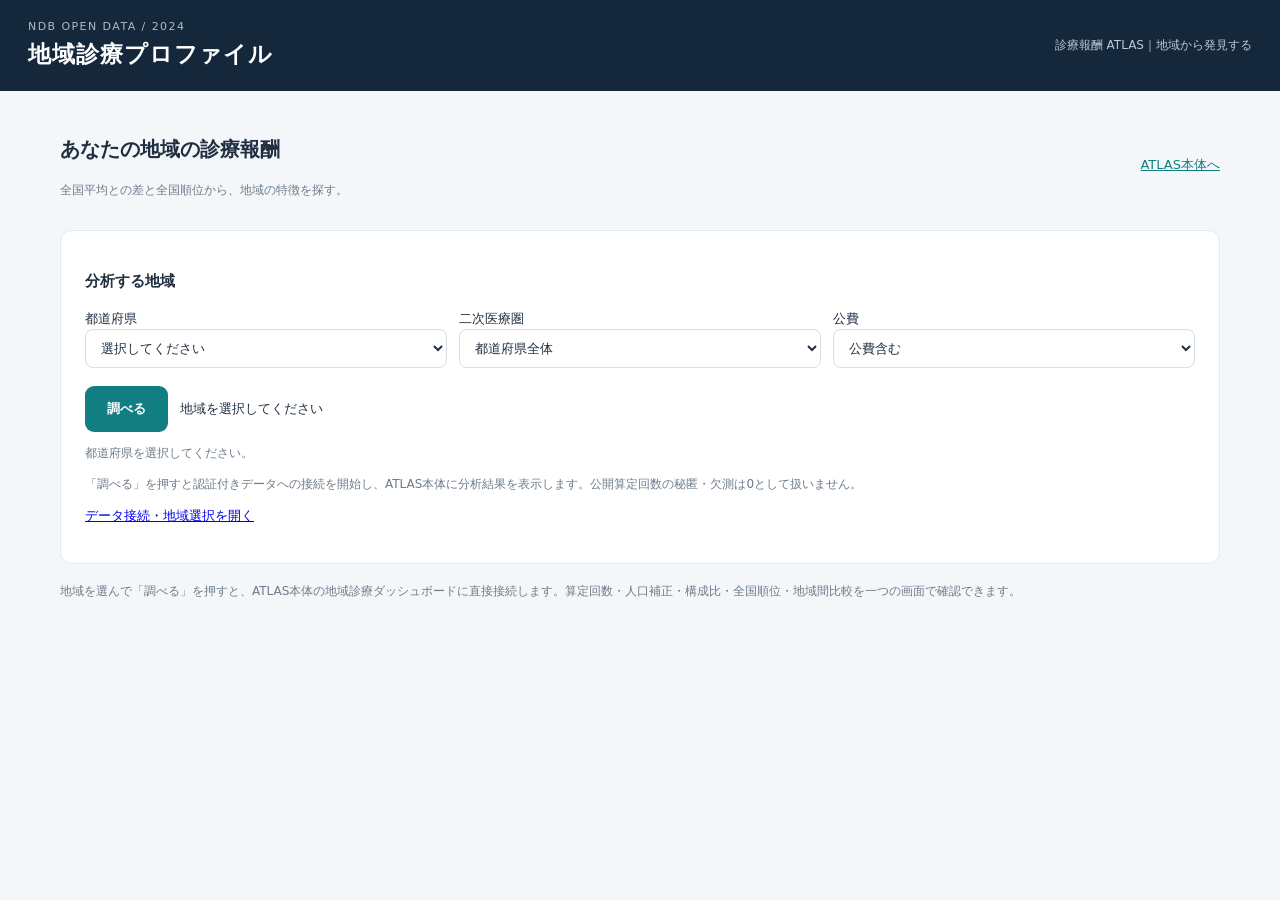
<file: docs/region/index.html>
<!doctype html><html lang="ja"><head><meta charset="utf-8"><meta name="viewport" content="width=device-width,initial-scale=1"><title>地域診療プロファイル | 診療報酬 ATLAS</title><link rel="stylesheet" href="../assets/style.css?v=20261118.11"><style>body{background:#f4f7fa}.region-shell{max-width:1200px;margin:auto;padding:28px 20px}.region-head{display:flex;justify-content:space-between;align-items:center;gap:20px}.region-head a{color:#117f7c}.region-panel{background:white;border:1px solid #e1e8ef;border-radius:12px;padding:24px;margin:18px 0}.region-grid{display:grid;grid-template-columns:repeat(2,minmax(0,1fr));gap:14px}.region-filters{display:grid;grid-template-columns:repeat(3,1fr);gap:12px}.region-tabs{display:flex;gap:8px;flex-wrap:wrap}.region-tabs button{border:1px solid #cbd8e0;border-radius:8px;padding:10px 14px;background:white}.region-tabs button.active{background:#14273b;color:white}.region-row{display:grid;grid-template-columns:minmax(0,2fr) 1fr 1fr 1fr;gap:12px;padding:12px 0;border-bottom:1px solid #e1e8ef;align-items:center}.region-row a{color:#117f7c}.region-muted{color:#6d7b89;font-size:12px}.region-number{font-variant-numeric:tabular-nums;text-align:right}.region-bar{height:8px;background:#edf2f6;border-radius:6px;overflow:hidden}.region-bar span{display:block;height:100%;background:#168b86}@media(max-width:720px){.region-grid,.region-filters{grid-template-columns:1fr}.region-row{grid-template-columns:minmax(0,1.5fr) 1fr 1fr;font-size:11px}.region-row .region-amount{display:none}}.region-connect{display:flex;align-items:center;gap:12px;flex-wrap:wrap;margin-top:18px}.region-submit{background:#137e81;color:white;border:0;border-radius:9px;padding:13px 22px;font-weight:700;cursor:pointer}.region-submit:disabled{opacity:.55;cursor:wait}.region-spinner{display:inline-block;width:19px;height:19px;border:3px solid #d4e7e7;border-top-color:#137e81;border-radius:50%;animation:region-spin .75s linear infinite}@keyframes region-spin{to{transform:rotate(360deg)}}[hidden]{display:none!important}</style></head><body><header><div><small>NDB OPEN DATA / 2024</small><h1>地域診療プロファイル</h1></div><div class="meta">診療報酬 ATLAS｜地域から発見する</div></header><main class="region-shell"><div class="region-head"><div><h2>あなたの地域の診療報酬</h2><p class="region-muted">全国平均との差と全国順位から、地域の特徴を探す。</p></div><a href="../#profile">ATLAS本体へ</a></div><section class="region-panel"><h3>分析する地域</h3><div class="region-filters"><div><label for="region-pref">都道府県</label><select id="region-pref"><option value="">選択してください</option></select></div><div><label for="region-area">二次医療圏</label><select id="region-area"><option value="">都道府県全体</option></select></div><div><label for="region-scope">公費</label><select id="region-scope"><option value="include">公費含む</option><option value="exclude">公費含まない</option></select></div></div><div class="region-connect"><button type="button" id="region-connect" class="region-submit">調べる</button><span id="region-spinner" class="region-spinner" hidden aria-hidden="true"></span><span id="region-status" role="status" aria-live="polite">地域を選択してください</span></div><p id="region-selection-notice" class="region-muted">都道府県を選択してください。</p><p class="region-muted">「調べる」を押すと認証付きデータへの接続を開始し、ATLAS本体に分析結果を表示します。公開算定回数の秘匿・欠測は0として扱いません。</p><p><a href="../#profile">データ接続・地域選択を開く</a></p></section><p class="region-muted">地域を選んで「調べる」を押すと、ATLAS本体の地域診療ダッシュボードに直接接続します。算定回数・人口補正・構成比・全国順位・地域間比較を一つの画面で確認できます。</p></main><script src="./view.js?v=20261126.9" defer></script></body></html>
</file>
<file: docs/assets/style.css>
:root{--navy:#14273b;--text:#202e3d;--muted:#6d7b89;--line:#e1e8ef;--bg:#f4f7fa;--white:#fff;--teal:#117f7c;--green:#15847b;--r:12px;--shadow:0 6px 25px rgba(25,48,70,.055)}
*{box-sizing:border-box}body{margin:0;background:var(--bg);color:var(--text);font-family:"Noto Sans JP","Yu Gothic",Meiryo,system-ui,sans-serif;font-size:13px;line-height:1.55}button,input,select{font:inherit}button{cursor:pointer}header{background:var(--navy);color:white;padding:20px 32px;display:flex;align-items:center;justify-content:space-between;gap:18px}header small{display:block;color:#aabccb;font-size:11px;letter-spacing:.12em;text-transform:uppercase}header h1{font-size:23px;letter-spacing:.04em;margin:2px 0 0;font-weight:700}header .meta{text-align:right;color:#b9cad9;font-size:12px}.meta b{color:#fff}main{max-width:1570px;margin:0 auto;padding:20px 24px 36px}.hero{display:grid;grid-template-columns:repeat(4,1fr);gap:12px;margin-bottom:17px}.stat{background:#fff;border:1px solid var(--line);box-shadow:var(--shadow);border-radius:var(--r);padding:15px 18px}.stat .k{font-size:11px;color:var(--muted);margin-bottom:6px}.stat .v{font-size:25px;font-weight:720;color:var(--navy);line-height:1.2;font-variant-numeric:tabular-nums}.stat .note{font-size:11px;color:#87939f}.layout{display:grid;grid-template-columns:355px minmax(0,1fr);gap:17px;align-items:start}.panel{background:#fff;border:1px solid var(--line);border-radius:var(--r);box-shadow:var(--shadow);overflow:hidden}.panelhead{padding:17px 18px 12px;border-bottom:1px solid var(--line)}.panelhead strong{font-size:14px}.panelhead small{color:var(--muted);display:block}.search-inner{padding:14px 16px}.lbl{font-size:11px;color:#607180;font-weight:650;margin:0 0 6px;display:block}input,select{width:100%;padding:10px 11px;border:1px solid #d5dfe6;border-radius:8px;background:white;color:var(--text);outline:0;min-height:39px}input:focus,select:focus{border-color:#319b9b;box-shadow:0 0 0 3px rgba(25,143,140,.08)}.field{margin-bottom:13px}.chips{display:flex;flex-wrap:wrap;gap:5px;margin:9px 0 12px}.chip{border:1px solid #dbe5ec;background:#f9fbfd;border-radius:30px;padding:4px 9px;color:#53677a;font-size:11px}.chip:hover{background:#e9f7f5;border-color:#8fc8c2}.resultsTitle{font-size:11px;color:var(--muted);display:flex;justify-content:space-between;margin:7px 0}.results{border:1px solid var(--line);border-radius:9px;overflow:auto;max-height:510px;min-height:180px}.result{padding:10px 12px;border:0;border-bottom:1px solid #eef1f4;background:#fff;width:100%;text-align:left;display:block}.result:last-child{border-bottom:0}.result:hover{background:#f1f7f8}.result.active{background:#e8f5f4;border-left:3px solid var(--teal);padding-left:9px}.result .code{font-family:ui-monospace,Consolas,monospace;font-size:10.5px;font-weight:650;color:var(--teal)}.result .name{display:block;margin-top:2px;font-size:12px;line-height:1.4}.result .class{color:#93a0aa;font-size:10px}.tools{padding:16px 18px;border-bottom:1px solid var(--line)}.tools h2{font-size:17px;margin:0 0 4px}.tools .sub{color:var(--muted);font-size:11px}.controls{display:grid;grid-template-columns:repeat(4,minmax(0,1fr));gap:9px;margin-top:14px}.displaytop{display:flex;flex-wrap:wrap;justify-content:space-between;gap:10px;align-items:start}.smallbtn{background:var(--navy);color:white;border:0;padding:8px 13px;border-radius:7px;font-weight:650;font-size:11px;white-space:nowrap}.smallbtn:hover{background:#2b526c}.idtag{font:600 11px ui-monospace,Consolas,monospace;background:#f0f4f7;color:#38566b;padding:4px 7px;border-radius:5px;display:inline-block;margin:0 0 6px}.kpis{display:grid;grid-template-columns:repeat(3,minmax(0,1fr));gap:12px;padding:15px 18px;border-bottom:1px solid var(--line)}.kpi .k{font-size:11px;color:#71808e}.kpi .v{font-size:23px;font-weight:700;color:#1e374c;font-variant-numeric:tabular-nums}.kpi .n{font-size:10px;color:#8c98a4;margin-top:2px}.content{display:grid;grid-template-columns:minmax(0,1fr) minmax(0,1.05fr);gap:17px;padding:18px}.sectiontitle{font-size:13px;font-weight:700;display:flex;justify-content:space-between;align-items:center;margin:0 0 12px}.tag{font-size:10px;border:1px solid #e0e6ed;padding:3px 7px;border-radius:5px;color:#657789;font-weight:500}.bars{min-height:170px}.barrow{display:grid;grid-template-columns:116px 1fr 76px;align-items:center;gap:8px;margin:8px 0;font-size:11px}.barlabel{overflow:hidden;text-overflow:ellipsis;white-space:nowrap;color:#5f7080}.bartrack{height:8px;background:#eef3f5;border-radius:4px;overflow:hidden}.barfill{height:100%;background:linear-gradient(90deg,#219b97,#4eb4ac);border-radius:4px}.barval{text-align:right;font-variant-numeric:tabular-nums;color:#425b70}.tablewrap{max-height:510px;overflow:auto;border:1px solid var(--line);border-radius:8px}table{border-collapse:collapse;width:100%;font-size:11px}thead th{position:sticky;top:0;background:#edf2f6;padding:9px 10px;text-align:left;white-space:nowrap;color:#536779;z-index:1}td{padding:8px 10px;border-bottom:1px solid #edf1f4}tr:last-child td{border-bottom:0}td.num{text-align:right;font-variant-numeric:tabular-nums}td.code{color:#778896;font:11px ui-monospace,monospace}.muted{color:#a6b0b9}.suppressed{color:#bd8951;font-size:10px}.pill{display:inline-block;color:var(--teal);background:#eaf6f4;border-radius:5px;padding:2px 6px;font-size:10px}.attention{margin:0 18px 18px;padding:13px 15px;background:#f7fafb;border:1px solid #e4eaf0;border-radius:9px;font-size:11px;color:#607080}.attention strong{color:#445b6f}.foot{padding:12px 18px;color:#9ca8b2;font-size:10px;border-top:1px solid var(--line)}.loading{padding:70px 20px;text-align:center;color:#688191}.status{font-size:11px;color:#617385;padding:7px 0}.empty{color:#8e9ba7;padding:24px;text-align:center}.toggle{display:flex;gap:7px;align-items:center;font-size:11px}.fineprint{font-size:10px;color:#8d9ba6;margin-top:5px}@media(max-width:1100px){.layout{grid-template-columns:300px minmax(0,1fr)}.content{grid-template-columns:1fr}.controls{grid-template-columns:repeat(2,minmax(0,1fr))}}@media(max-width:730px){main{padding:12px}.layout{grid-template-columns:1fr}.hero{grid-template-columns:repeat(2,1fr)}header{padding:14px 17px}header h1{font-size:18px}header .meta{display:none}.controls{grid-template-columns:repeat(2,minmax(0,1fr))}.kpis{grid-template-columns:repeat(2,1fr)}.barrow{grid-template-columns:92px 1fr 70px}}

.axis-tabs{display:flex;gap:7px;padding:13px 18px 0;border-bottom:1px solid #e4ebf1}
.tab{border:1px solid #dbe6ed;border-bottom:0;background:#f6f9fb;padding:10px 21px;border-radius:8px 8px 0 0;color:#647587;font-weight:650;min-width:112px}
.tab.active{background:#fff;border-color:#9bcac6;color:#117f7c;box-shadow:inset 0 3px #219b97}
.extra-content{padding:20px 18px 18px}
.extra-content[hidden],#regionContent[hidden]{display:none!important}
.extra-head{display:flex;align-items:baseline;justify-content:space-between;gap:10px;margin-bottom:16px;flex-wrap:wrap}
.extra-head h3{font-size:15px;margin:0}.extra-sub{font-size:11px;color:#738391}
.month-grid{display:grid;grid-template-columns:repeat(12,1fr);gap:9px;align-items:end;height:248px;border-bottom:1px solid #dce4ec;padding:0 3px 11px;position:relative}
.month-col{min-width:0;text-align:center;display:flex;flex-direction:column;align-items:center;justify-content:flex-end;height:100%}
.month-plot{width:100%;max-width:38px;min-height:0;background:linear-gradient(180deg,#4db5ac,#218983);border-radius:4px 4px 0 0}
.month-num{font-size:10px;color:#42586c;font-weight:700;margin:0 0 5px;white-space:nowrap}.month-label{font-size:10px;color:#7b8a98;margin-top:6px}
.month-hidden{height:2px;width:65%;background:#becbd5;margin-bottom:5px}
.dim-stats{color:#6e7f90;font-size:11px;line-height:1.7;margin:14px 0 6px}
.age-layout{display:grid;grid-template-columns:1fr 1fr;gap:25px}
.age-row{display:grid;grid-template-columns:68px minmax(0,1fr) 80px;align-items:center;gap:8px;margin:5px 0}
.age-label,.age-value{color:#627687;font-size:11px;white-space:nowrap}.age-value{text-align:right;font-variant-numeric:tabular-nums}
.age-track{height:10px;border-radius:5px;background:#edf2f6;overflow:hidden}.age-fill{height:100%;background:#25918e;border-radius:4px}.age-woman .age-fill{background:#477d9c}
.age-block h4{font-size:13px;color:#34536a;margin:3px 0 12px;padding-bottom:7px;border-bottom:1px solid #e1e7ed}
@media(max-width:730px){.tab{padding:9px 12px;min-width:0;flex:1}.month-grid{gap:2px;height:200px}.month-num,.month-label{font-size:9px}.age-layout{grid-template-columns:1fr}}

.axis-tabs{flex-wrap:wrap}.axis-tabs .tab{flex:1 1 135px;min-width:0;padding-left:10px;padding-right:10px}
#crossContent[hidden]{display:none!important}.cross-toolbar{display:flex;align-items:center;justify-content:space-between;gap:14px;flex-wrap:wrap;padding:5px 0 14px}
.cross-toolbar label{font-weight:700;color:#516777}.cross-toolbar select{border:1px solid #d6e3eb;border-radius:8px;background:#fff;color:#19384d;min-width:200px;padding:8px}
.cross-total{border:1px solid #dbe9ec;background:#f8fcfc;border-radius:10px;padding:12px 15px;display:flex;gap:14px;align-items:baseline;flex-wrap:wrap;margin:5px 0 16px}
.cross-total b{font-size:24px;color:#153950;font-variant-numeric:tabular-nums}.cross-total span{color:#5c7380;font-size:11px}
.cross-foot{font-size:11px;color:#728392;margin:14px 0 4px;line-height:1.9}
.cross-note{font-size:11px;color:#557682;background:#f2f8fa;border-left:3px solid #4c9b9d;padding:10px 13px;margin:12px 0 5px;line-height:1.8}
@media(max-width:680px){.axis-tabs .tab{flex:1 1 43%;}.cross-toolbar{align-items:stretch;display:block}.cross-toolbar select{width:100%;margin-top:6px}}

/* A–O browse dashboard */
.category-hub{border:1px solid var(--line);background:white;box-shadow:var(--shadow);border-radius:var(--r);padding:17px 19px 16px;margin-bottom:17px}
.category-top{display:flex;align-items:center;justify-content:space-between;gap:15px;flex-wrap:wrap;margin-bottom:12px}
.category-top h2{margin:0;font-size:15px;font-weight:800;color:#19344b}
.category-top p{margin:4px 0 0;font-size:11px;color:#758494}
.category-top .smallbtn{background:#eef6f7;color:#236268;border:1px solid #c7dfe1;box-shadow:none}
.category-grid{display:grid;grid-template-columns:repeat(8,minmax(0,1fr));gap:8px}
.cat-btn{display:flex;flex-direction:column;gap:3px;padding:11px 10px 9px;border:1px solid #dae5ec;border-radius:9px;background:#fbfcfe;color:#24415b;text-align:left;min-width:0;min-height:88px;transition:background .14s,border-color .14s,box-shadow .14s}
.cat-btn:hover{background:#f0f8f9;border-color:#95c8c6}
.cat-btn.active{background:#eaf6f5;border-color:#57aaa6;box-shadow:inset 0 0 0 1px #57aaa6}
.cat-letter{font-size:20px;font-weight:800;line-height:1.1;letter-spacing:-.03em;color:#147d79}
.cat-label{font-size:11px;font-weight:700;line-height:1.35;overflow-wrap:anywhere;min-height:28px}
.cat-count{color:#6a7e8c;font-size:10px;font-variant-numeric:tabular-nums}
.cat-btn.active .cat-count{color:#186f6a}
.category-foot{font-size:10.5px;color:#738592;margin-top:10px}
.resultsTitle{align-items:center}.resultsTitle strong{color:#3a6a73}
.paging{display:flex;align-items:center;gap:6px;justify-content:space-between;margin-top:8px}
.paging button{background:#fff;border:1px solid #d6e1e7;border-radius:7px;color:#315369;padding:7px 10px;font-size:11px;font-weight:650}
.paging button:hover:not(:disabled){background:#ecf6f6;border-color:#80bcb7}
.paging button:disabled{opacity:.35;cursor:default}
.paging .pageinfo{color:#587183;font-size:11px;white-space:nowrap;text-align:center}
.filtered-note{color:#6e8190;font-size:11px;margin-bottom:9px;padding:8px 10px;border-radius:7px;background:#f4f9fa}
.result .class{max-width:100%;overflow:hidden;text-overflow:ellipsis;white-space:nowrap;display:inline-block;vertical-align:bottom}
.cat-table-note{color:#798895;font-size:10px;line-height:1.5;margin-top:8px}
@media(max-width:1250px){.category-grid{grid-template-columns:repeat(6,1fr)}}
@media(max-width:900px){.category-grid{grid-template-columns:repeat(4,1fr)}}
@media(max-width:550px){.category-grid{grid-template-columns:repeat(3,1fr);gap:6px}.category-hub{padding:12px}.cat-btn{min-height:84px;padding:9px 8px}.cat-label{font-size:10px}}


.finance-hub{border:1px solid var(--line);background:#fff;border-radius:12px;box-shadow:var(--shadow);padding:18px 20px;margin-bottom:17px}
.finance-head{display:flex;justify-content:space-between;gap:18px;align-items:flex-start;margin-bottom:12px}
.finance-head h2{font-size:16px;color:#143952;margin:0 0 6px}.finance-head p{font-size:11px;color:#667988;line-height:1.8;margin:0;max-width:980px}.finance-head .tiny{white-space:nowrap;color:#147e7b;font-weight:700;font-size:10px}
.finance-controls{display:grid;grid-template-columns:2fr repeat(4,minmax(0,1fr));gap:8px;margin-bottom:15px}.finance-controls label{font-size:10px;color:#607080;display:block;margin:0 0 5px;font-weight:700}.finance-controls select{font-size:11px;padding:8px}
.finance-numbers{display:grid;grid-template-columns:repeat(3,1fr);gap:8px;margin-bottom:12px}.finance-numbers>div{background:#f4f9fa;border:1px solid #e0eced;padding:12px 14px;border-radius:8px}.finance-numbers span{font-size:10px;color:#6b7c89;display:block}.finance-numbers strong{color:#1c3e56;font-size:18px;font-variant-numeric:tabular-nums}
.finance-tablewrap{max-height:320px;overflow:auto;border:1px solid var(--line);border-radius:8px}.finance-tablewrap table{width:100%;border-collapse:collapse;font-size:11px}.finance-tablewrap th{background:#f4f7fa;position:sticky;top:0;text-align:left;color:#637789;padding:10px;border-bottom:1px solid #e4ebf1}.finance-tablewrap td{padding:8px 10px;border-bottom:1px solid #eef2f5}.finance-tablewrap td.num{text-align:right;font-variant-numeric:tabular-nums}.finance-actions{display:flex;justify-content:space-between;gap:10px;align-items:center;margin-top:10px;font-size:10px;color:#7a8996}
.rule-panel{padding:14px 18px;background:#fbfcfd;border-block:1px solid #e9eef2;display:flex;gap:10px;justify-content:space-between;align-items:start;flex-wrap:wrap}.rule-panel h3{margin:0 0 5px;color:#304f63;font-size:12px}.rule-panel p{font-size:11px;color:#687d8b;line-height:1.8;margin:0}.rule-panel a{font-size:11px;font-weight:700;color:#157e7a;text-decoration:underline}.rule-warning{color:#946a28;font-size:10px;font-weight:700}.money-cell{font-variant-numeric:tabular-nums;color:#22736c}
@media(max-width:1000px){.finance-controls{grid-template-columns:repeat(3,1fr)}}@media(max-width:700px){.finance-controls{grid-template-columns:repeat(2,1fr)}.finance-numbers{grid-template-columns:1fr}.finance-hub{padding:12px}.finance-head{display:block}.finance-actions{display:block}}

.legal-panel{display:block;background:#fbfcfd;padding:16px 20px;border-block:1px solid #e9eef2}
.legal-top{display:flex;justify-content:space-between;gap:12px;align-items:flex-start}.legal-top h3{font-size:13px;margin:0 0 5px}.legal-top p{font-size:11px;line-height:1.7;color:#607785;margin:0;max-width:840px}.legal-unverified{white-space:nowrap;font-size:10px;color:#996726;background:#fff4df;border:1px solid #f2dfb8;padding:4px 7px;border-radius:5px}
.legal-list{margin-top:10px;display:grid;gap:6px}.legal-detail{border:1px solid #dce7ec;background:#fff;border-radius:7px;overflow:hidden}.legal-detail summary{padding:8px 10px;font-size:11px;font-weight:700;cursor:pointer;color:#2a536c}.legal-detail summary::marker{color:#008a91}.evidence-status{font-size:9px;color:#687c8a;font-weight:400;margin-left:7px}
.legal-content{padding:10px;border-top:1px solid #edf1f3}.legal-heading{font-size:11px;font-weight:700;margin-bottom:8px}.legal-content pre{white-space:pre-wrap;font-size:11px;line-height:1.65;font-family:inherit;overflow-wrap:anywhere;color:#344b5c;max-height:250px;overflow:auto;margin:0 0 8px;background:#f6f8f9;padding:9px;border-radius:6px}.legal-content a,.legal-facilities a{font-size:11px;color:#137d82;text-decoration:underline}
.legal-facilities{padding:9px 10px;border:1px dashed #ccdbdf;border-radius:6px;font-size:11px}.legal-facilities div{margin-top:5px}.legal-facilities span{color:#697a84}.legal-foot{font-size:10px;color:#7c8992;line-height:1.7;margin-top:9px}
@media(max-width:760px){.legal-top{display:block}.legal-unverified{display:inline-block;margin-top:6px}}
.curated-rule{background:#f3faf8;border:1px solid #d2e9e3;border-radius:7px;padding:11px;font-size:11px;line-height:1.8;color:#2b5b55}.curated-rule>b{display:block;color:#175e50;margin-bottom:5px}.curated-source{font-size:10px;color:#647d77;margin-top:5px}
.rule-detections{border:1px solid #d7e5ec;background:#fff;border-radius:9px;overflow:hidden}
.rule-detections>summary{cursor:pointer;padding:12px;font-weight:700;color:#27536b;font-size:12px}
.rule-detections>summary span{font-size:10px;font-weight:400;color:#9a6829;margin-left:8px}
.rule-evidence{padding:10px 13px;border-top:1px solid #dce5e8;max-height:520px;overflow:auto}
.rule-kind{margin:9px 0 12px;padding-top:7px;border-top:1px solid #ecf1f3}.rule-kind>strong{font-size:11px}
.rule-quote{background:#f5f8fa;margin:6px 0;padding:8px 10px;border-radius:6px;font-size:11px;line-height:1.65}
.rule-quote p{margin:0 0 3px;white-space:normal}.rule-quote a{font-size:10px;color:#187c84;text-decoration:underline}
.rule-note,.candidates-empty{font-size:10px;color:#897043;line-height:1.7;padding:8px}
.v09-curated{border:1px solid #bcdccc;background:#f3f9f6;border-radius:9px;padding:13px}
.curated-heading{font-weight:750;font-size:12px;color:#266557;margin-bottom:8px}.review-grid{display:grid;grid-template-columns:repeat(auto-fit,minmax(230px,1fr));gap:6px}
.review-grid div{background:#fff;border:1px solid #e2eae5;padding:7px 9px;border-radius:5px}.review-grid span{display:block;font-size:10px;color:#687c76}
.review-grid b{display:block;font-size:11px;font-weight:500;color:#2b5146;line-height:1.7}.v09-foot{font-size:10px;color:#54766c;margin-top:9px;line-height:1.65}.v09-foot a{color:#187c84}

.period-kicker{font-size:11px;color:#637f86;background:#e9f5f4;border:1px solid #cce7e3;padding:9px 13px;border-radius:8px;margin:7px 0 16px}
.period-kicker b{color:#136f71}
.pilot-header{display:flex;gap:18px;align-items:end;justify-content:space-between;flex-wrap:wrap}
.pilot-header h3{margin:0;font-size:16px;color:#1a3e50}
.period-pill{display:inline-block;background:#e7f4f3;color:#14746e;padding:4px 9px;border-radius:999px;font-size:11px;font-weight:700}
.pilot-kpi{display:grid;grid-template-columns:repeat(3,1fr);gap:10px;margin:15px 0}
.pilot-kpi>div{border:1px solid #d8e5eb;border-radius:9px;padding:10px 13px;background:#fbfdfd}
.pilot-kpi small{display:block;font-size:10px;color:#6a7d8b}.pilot-kpi b{font-size:19px;color:#244358;white-space:nowrap}
.period-table{width:100%;border-collapse:collapse;margin-top:12px}.period-table td,.period-table th{padding:8px 10px;text-align:right;border-bottom:1px solid #e7ecee;font-variant-numeric:tabular-nums}
.period-table td:first-child,.period-table th:first-child{text-align:left}
.period-table tr.pre td{background:#f5f9fa}.period-warn{margin-top:14px;background:#f8fafa;border-left:3px solid #94aaa9;padding:12px 14px;font-size:11px;color:#607080;line-height:1.8}
#pilotContent[hidden]{display:none!important}
@media(max-width:670px){.pilot-kpi{grid-template-columns:1fr}.period-table{font-size:10px}}

/* v1.1 regional revenue analytics */
.revenue-board{background:#fff;border:1px solid #e1e8ee;border-radius:16px;padding:22px;box-shadow:0 9px 30px rgba(24,51,70,.07);margin:15px 0 18px;color:#253e4c}
.rb-top{display:flex;justify-content:space-between;gap:15px;align-items:flex-start;margin-bottom:20px}.rb-eyebrow{color:#268f8a;font-size:10px;letter-spacing:.11em;font-weight:800}.rb-top h2{font-size:23px;line-height:1.35;color:#13394f;margin:7px 0 6px}.rb-top p{font-size:12px;margin:0;color:#6a7b86}.rb-chip{white-space:nowrap;border:1px solid #e0ebe9;background:#f2f7f6;padding:6px 9px;border-radius:100px;color:#397c76;font-size:10px;font-weight:800}
.rb-filters{display:grid;grid-template-columns:1fr 1fr 1.35fr 1fr 1.35fr;gap:9px;background:#f5f8fa;border-radius:10px;padding:14px}.rb-filters label{display:block;font-size:10px;font-weight:700;color:#71838f;margin-bottom:6px}.rb-filters select,.rb-rank-actions select,.rb-rank-actions input{width:100%;font:inherit;font-size:12px;min-width:0;background:white;border:1px solid #d4e0e6;border-radius:7px;padding:9px 8px;color:#243e4e}.rb-filters select:focus,.rb-rank-actions input:focus{outline:2px solid #6dc0b9}
.rb-indicator{display:flex;flex-wrap:wrap;justify-content:space-between;gap:6px;margin:12px 2px;color:#718594;font-size:11px}.rb-indicator #rbAudit{color:#248575;font-weight:700}
.rb-kpis{display:grid;grid-template-columns:repeat(4,minmax(0,1fr));gap:10px;margin-bottom:17px}.rb-kpis>div{border:1px solid #e2ebee;border-radius:10px;padding:13px 14px;background:#fcfefe;min-width:0}.rb-kpis span,.rb-kpis small{display:block;color:#788993;font-size:10px;line-height:1.6}.rb-kpis strong{display:block;color:#183f56;font-size:20px;margin:5px 0;white-space:nowrap;overflow:hidden;text-overflow:ellipsis}.rb-kpis small{font-size:10px}
.rb-sections{display:grid;grid-template-columns:1.14fr .86fr;gap:13px}.rb-card{min-width:0;border:1px solid #e0e8ed;border-radius:12px;background:#fff;padding:16px}.rb-card-header{display:flex;gap:10px;justify-content:space-between;align-items:flex-start;margin-bottom:14px}.rb-card-header h3{font-size:15px;margin:0;color:#183e52}.rb-card-header p{font-size:10px;color:#70838d;margin:5px 0 0}.rb-outline{background:#fff;border:1px solid #cbdde3;border-radius:7px;color:#326276;font-size:11px;padding:8px 10px;cursor:pointer;white-space:nowrap}.rb-outline:hover{background:#e8f5f4}
.rb-stack{display:flex;height:23px;background:#f3f6f7;border-radius:6px;overflow:hidden;gap:1px;margin:11px 0 14px}.rb-stack>button{height:100%;border:0;cursor:pointer;min-width:1px;opacity:.94;transition:opacity .1s}.rb-stack>button:hover{opacity:.72}
.rb-catlist{display:grid;grid-template-columns:1fr 1fr;gap:5px 10px}.rb-catitem{display:grid;grid-template-columns:8px minmax(0,1fr) 73px 54px;align-items:center;gap:6px;border:1px solid transparent;border-radius:6px;padding:7px 5px;background:#fff;text-align:left;font:inherit;cursor:pointer;font-size:10.5px;color:#3c5666}.rb-catitem:hover,.rb-catitem.active{background:#f0f8f7;border-color:#d4e6e3}.rb-catitem .dot{width:8px;height:8px;border-radius:2px}.rb-catitem .name{white-space:nowrap;overflow:hidden;text-overflow:ellipsis}.rb-catitem .val,.rb-catitem .share{text-align:right;font-variant-numeric:tabular-nums}.rb-catitem .val{color:#465e6d}.rb-catitem .share{font-weight:700}
.rb-specialty{display:flex;flex-direction:column;gap:9px}.rb-specrow{display:grid;grid-template-columns:minmax(0,115px) minmax(70px,1fr) 56px 55px;align-items:center;gap:9px;font-size:10.5px}.rb-specrow .spname{white-space:nowrap;overflow:hidden;text-overflow:ellipsis}.rb-specrow .sptrack{height:7px;background:#eff3f5;border-radius:5px;overflow:hidden}.rb-specrow .spbar{height:100%;border-radius:5px;background:#1d908a}.rb-specrow .spvalue{text-align:right;color:#315a6b;font-weight:700}.rb-specrow .spshare{text-align:right;color:#798b93}.rb-info{margin-top:14px;padding-top:10px;border-top:1px solid #e9eef0;font-size:10px;color:#7b8c97;line-height:1.7}
.rb-rank{margin-top:13px}.rb-rank-actions{display:flex;align-items:center;gap:7px}.rb-rank-actions select{max-width:164px}.rb-rank-actions input{width:190px}.rb-tablewrap{max-height:510px;overflow:auto;border:1px solid #e3ebef;border-radius:9px}.rb-table{border-collapse:collapse;width:100%;font-size:11px}.rb-table th{position:sticky;top:0;background:#f2f6f8;color:#657e8b;font-weight:700;font-size:10px;text-align:left;padding:11px 10px;white-space:nowrap;border-bottom:1px solid #dfe9ed}.rb-table th.r,.rb-table td.r{text-align:right}.rb-table td{padding:10px;border-bottom:1px solid #edf2f4;vertical-align:middle;color:#355161}.rb-table tbody tr:hover{background:#f8fbfb}.rb-table .rb-code{font-size:10px;color:#80909a}.rb-table .rb-proc{font-weight:600;color:#20465a}.rb-table .rb-raw{font-size:10px;color:#81949d}.rb-table button{border:0;background:transparent;color:#147e80;text-decoration:underline;cursor:pointer;font-size:10px}.rb-foot{display:flex;justify-content:space-between;align-items:center;padding-top:13px;color:#748895;font-size:10px}.rb-foot>div{display:flex;gap:7px}.rb-foot button:disabled{opacity:.45;cursor:default}.rb-notes{border-top:1px solid #e8eff1;margin-top:16px;padding:13px 2px 1px;font-size:10.5px;line-height:1.85;color:#71838d}
#rbLegacy{border:1px solid #dfe9ec;border-radius:12px;margin:12px 0 18px;background:#f8fafb}#rbLegacy>summary{padding:15px 18px;cursor:pointer;font-size:14px;font-weight:700;color:#20465a}#rbLegacy>summary span{display:block;color:#84969f;font-weight:400;font-size:11px;margin:5px 0 0}.rb-oldbody{padding:12px 15px 18px}#rbLegacy .hero{margin-top:0}
@media(max-width:1024px){.rb-filters{grid-template-columns:repeat(3,minmax(0,1fr))}.rb-kpis{grid-template-columns:repeat(2,1fr)}.rb-sections{grid-template-columns:1fr}.rb-top h2{font-size:20px}}
@media(max-width:670px){.revenue-board{padding:12px}.rb-filters{grid-template-columns:1fr 1fr}.rb-top{display:block}.rb-chip{display:inline-block;margin-top:8px}.rb-catlist{grid-template-columns:1fr}.rb-rank-actions{flex-wrap:wrap}.rb-rank-actions select,.rb-rank-actions input{max-width:none;width:100%}.rb-kpis strong{font-size:16px}.rb-table{font-size:10px}.rb-table th,.rb-table td{padding:8px 6px}.rb-specrow{grid-template-columns:90px minmax(50px,1fr) 53px 50px}}

.pn-board{border:1px solid #cad7df;border-radius:23px;background:#fff;padding:23px;margin:0 0 27px;box-shadow:0 14px 42px rgba(17,50,72,.07)}
.pn-head{display:flex;justify-content:space-between;gap:20px;align-items:start;border-bottom:1px solid #e2e9ed;padding:0 0 19px;margin-bottom:19px}.pn-kicker{font-size:10px;color:#2f6e82;font-weight:800;letter-spacing:1.7px}.pn-head h2{margin:8px 0 7px;font-size:25px;line-height:1.45;color:#153347;letter-spacing:-.6px}.pn-head p{margin:0;font-size:13px;color:#637786;line-height:1.7}.pn-pill{display:inline-flex;white-space:nowrap;border:1px solid #c8e0d9;color:#277060;background:#f0f9f6;padding:9px 12px;border-radius:999px;font-size:11px;font-weight:700}
.pn-filters{display:grid;grid-template-columns:1fr 1.4fr 1.1fr 1fr 1fr;gap:10px;margin:0 0 15px}.pn-filters>div{min-width:0}.pn-filters label{display:block;color:#637889;font-size:11px;font-weight:700;margin-bottom:6px}.pn-filters select{width:100%;background:#fff;border:1px solid #d0dde3;border-radius:9px;color:#263f51;padding:11px 9px;font-size:12px;min-width:0}
.pn-stats{display:grid;grid-template-columns:repeat(4,1fr);gap:10px;margin:0 0 14px}.pn-stat{background:#f4f8fa;border:1px solid #e2eaee;border-radius:13px;padding:15px 14px;display:flex;flex-direction:column;gap:7px;min-height:109px}.pn-stat>span{color:#67808d;font-size:11px;font-weight:700}.pn-stat strong{color:#12384c;font-size:24px;letter-spacing:-1px;line-height:1.3}.pn-stat small{font-size:10px;color:#708591;line-height:1.5}
.pn-duo{display:grid;grid-template-columns:1fr 1.25fr;gap:12px;margin-bottom:12px}.pn-card{border:1px solid #e1e9ed;border-radius:15px;padding:15px;background:white;min-width:0}.pn-section-title{display:flex;justify-content:space-between;gap:8px;align-items:center;margin-bottom:14px}.pn-section-title h3{font-size:15px;color:#193c4d;margin:0 0 5px}.pn-section-title p{color:#72848f;font-size:11px;margin:0;line-height:1.5}.pn-bar-item{margin:0 0 11px}.pn-bar-head{display:flex;gap:8px;justify-content:space-between;font-size:12px;margin-bottom:5px}.pn-bar-head b{font-size:12px;color:#29495c;font-weight:700}.pn-bar-head span{overflow:hidden;white-space:nowrap;text-overflow:ellipsis;max-width:70%}.pn-track{background:#edf2f4;border-radius:20px;height:9px;overflow:hidden}.pn-fill{height:100%;background:#2d8196;border-radius:20px}.pn-fill.focus{background:#1e9a8e}.pn-mini{margin:9px 0 0;color:#758791;line-height:1.55;font-size:11px}.pn-ranking{margin-bottom:13px}.pn-rank-actions{display:flex;gap:8px}.pn-rank-actions input{border:1px solid #d7e1e5;border-radius:8px;padding:9px 10px;min-width:140px;max-width:180px;font-size:12px}.pn-rank-actions button,.pn-table button{border:1px solid #c7d9de;border-radius:8px;background:#fff;color:#21677a;padding:8px 11px;cursor:pointer;font-size:11px;font-weight:700}.pn-rank-actions button:hover,.pn-table button:hover{background:#eaf5f5}.pn-scroll{overflow:auto;max-height:590px;border-radius:10px;border:1px solid #e4eaee}.pn-table{border-collapse:collapse;width:100%;font-size:12px;white-space:nowrap}.pn-table th{position:sticky;top:0;z-index:1;text-align:left;background:#eff5f7;color:#567281;font-size:11px;letter-spacing:.2px;padding:10px;border-bottom:1px solid #d6e2e8}.pn-table td{padding:9px 10px;border-bottom:1px solid #eef2f5;color:#335366}.pn-table tbody tr:nth-child(even){background:#fbfcfd}.pn-table tr.pn-active{background:#e9f7f5}.pn-table th.r,.pn-table td.r{text-align:right}.pn-num{font-variant-numeric:tabular-nums}.pn-mark{color:#187d73;font-weight:800}.pn-disclosure{border:1px solid #e5e8df;border-radius:11px;padding:14px 16px;color:#61747a;background:#fbfbf7;font-size:11px;line-height:1.8}.pn-disclosure strong{color:#53666a;font-size:12px}.pn-disclosure p{margin:5px 0 0}.pn-disclosure a{color:#166d85;text-decoration:underline}.pn-top-item{display:grid;grid-template-columns:22px 1fr 66px;align-items:center;gap:8px;margin:0 0 7px;font-size:11px;color:#46626e}.pn-top-item b{font-size:11px;text-align:right;color:#254a5d}.pn-top-item .pn-track{height:7px}.pn-top-label{display:grid;grid-template-columns:83px minmax(0,1fr);gap:6px;align-items:center}.pn-top-label button{background:transparent;border:0;color:#2b677c;padding:0;text-align:left;cursor:pointer;font-size:11px;white-space:nowrap}.pn-top-label .pn-r{color:#98a8af;font-size:10px}
@media(max-width:1120px){.pn-filters{grid-template-columns:repeat(3,1fr)}.pn-stats{grid-template-columns:repeat(2,1fr)}}@media(max-width:740px){.pn-board{padding:14px}.pn-head{display:block}.pn-pill{margin-top:12px}.pn-filters{grid-template-columns:repeat(2,1fr)}.pn-duo{grid-template-columns:1fr}.pn-stats{gap:7px}.pn-stat strong{font-size:20px}.pn-rank-actions{flex-wrap:wrap}.pn-section-title{align-items:start}}
.pn-jump{border:1px solid #b9d5d9;border-radius:9px;background:#eef7f6;color:#176b72;padding:9px 12px;font-size:11px;cursor:pointer;font-weight:800;margin:5px 0}.pn-jump:hover{background:#d8efed}

.sb-panel{border:1px solid #d9e6ec;background:#fff;border-radius:15px;margin:15px 0 18px;padding:22px;color:#243e50;box-shadow:0 8px 24px #142b3910}.sb-eyebrow{font-size:10px;letter-spacing:.14em;color:#188c86;font-weight:800}.sb-head h2{font-size:22px;margin:7px 0;color:#143b50}.sb-head p{margin:0 0 15px;font-size:12px;color:#6b7d87}.sb-alert{background:#f7f9fa;border-left:3px solid #7595a6;padding:11px 13px;font-size:11px;color:#4e6878;line-height:1.7;border-radius:5px;margin:12px 0}.sb-filters{display:grid;grid-template-columns:1.3fr .85fr 1.5fr 1.2fr 1fr;gap:9px;background:#f3f7f8;padding:12px;border-radius:9px}.sb-filters label{display:block;font-size:10px;font-weight:700;color:#697e88;margin-bottom:6px}.sb-filters select,.sb-filters input{width:100%;min-width:0;box-sizing:border-box;background:#fff;border:1px solid #d4e1e6;border-radius:7px;padding:8px 6px;color:#2b4656;font:inherit;font-size:11px}.sb-filters select:disabled{opacity:.55}.sb-summary{margin:12px 1px 15px;display:flex;flex-wrap:wrap;gap:10px}.sb-summary span{border:1px solid #e0e8eb;border-radius:8px;padding:10px 12px;font-size:11px;background:#fafcfc}.sb-summary strong{font-size:16px;color:#1b5560}.sb-tablewrap{max-height:630px;overflow:auto;border:1px solid #e0e9eb;border-radius:8px}.sb-table{border-collapse:collapse;width:100%;font-size:11px}.sb-table thead th{background:#f4f7f9;position:sticky;top:0;font-size:10px;white-space:nowrap;border-bottom:1px solid #dce6e9;color:#58717b}.sb-table td,.sb-table th{padding:10px 9px;border-bottom:1px solid #eaf0f1;text-align:left}.sb-table td:nth-child(1),.sb-table td:nth-child(4),.sb-table td:nth-child(5),.sb-table td:nth-child(6),.sb-table td:nth-child(7){font-variant-numeric:tabular-nums;white-space:nowrap}.sb-table .sb-no-pop{color:#87959c}.sb-table button,.sb-end button{border:1px solid #bcd6db;border-radius:6px;padding:6px 8px;background:#eff8f7;color:#156c72;font:inherit;font-size:11px;font-weight:700;cursor:pointer}.sb-table button:hover,.sb-end button:hover{background:#ddf0ee}.sb-end{display:flex;justify-content:space-between;align-items:center;gap:10px;margin-top:11px;color:#7a8c97;font-size:10px;line-height:1.6}@media(max-width:840px){.sb-filters{grid-template-columns:1fr 1fr}.sb-tablewrap{overflow:auto}.sb-table{min-width:720px}.sb-summary span{flex:1 1 120px}}

/* v1.5 Secondary area earnings profile */
.profile-board{margin:17px 0 20px;background:#fff;border:1px solid #dce7eb;border-radius:16px;box-shadow:0 8px 28px rgba(23,51,70,.055);overflow:hidden;color:#264353}
.profile-hero{background:linear-gradient(120deg,#173c52,#20525e);padding:22px 24px 20px;color:#fff;display:flex;justify-content:space-between;gap:16px;align-items:center}
.profile-kicker{color:#8fcec8;letter-spacing:.14em;font-size:10px;font-weight:800}.profile-hero h2{color:#fff;font-size:23px;line-height:1.4;margin:5px 0}.profile-hero p{margin:0;color:#c3dcdd;font-size:12px}.profile-tag{border:1px solid #658e96;color:#daf5ee;font-size:11px;white-space:nowrap;padding:7px 11px;border-radius:50px}
.profile-pad{padding:18px 22px 21px}.profile-controls{display:grid;grid-template-columns:1fr 1.8fr .9fr 1fr;gap:11px;padding:14px;background:#f4f8f9;border-radius:10px;margin-bottom:12px}.profile-controls label,.profile-searchbar label{display:block;color:#607985;font-weight:700;font-size:10px;margin:0 0 5px}.profile-controls select,.profile-searchbar select,.profile-searchbar input{background:#fff;border:1px solid #d1dfe4;border-radius:7px;color:#244558;font:inherit;font-size:12px;min-width:0;width:100%;padding:9px 8px}
.profile-context{display:flex;justify-content:space-between;flex-wrap:wrap;gap:6px;color:#708793;font-size:11px;margin-bottom:12px}.profile-kpis{display:grid;grid-template-columns:repeat(4,1fr);gap:10px;margin-bottom:14px}.profile-kpi{min-width:0;padding:12px 13px;border:1px solid #e2eaee;border-radius:9px;background:#fff}.profile-kpi span,.profile-kpi small{display:block;color:#788b96;font-size:10px}.profile-kpi strong{display:block;font-size:19px;font-weight:800;letter-spacing:-.03em;color:#1d475b;margin:5px 0}.profile-kpi small{font-size:10px;line-height:1.5}
.profile-columns{display:grid;grid-template-columns:1.05fr .95fr;gap:11px;margin-bottom:13px}.profile-panel{padding:16px;border:1px solid #dfe9ec;border-radius:10px;min-width:0}.profile-panel h3{font-size:14px;color:#254c5f;margin:0 0 5px}.profile-panel p{font-size:10px;color:#82949d;margin:0 0 14px;line-height:1.7}
.profile-cat{display:grid;grid-template-columns:8px minmax(80px,1fr) 98px 48px;gap:8px;align-items:center;padding:8px 3px;border:0;border-bottom:1px solid #f1f4f5;background:white;width:100%;text-align:left;color:#314e5b;font:inherit;font-size:11px;cursor:pointer}.profile-cat:hover,.profile-cat.on{background:#f2f8f8}.profile-cat .chip{height:8px;width:8px;border-radius:3px}.profile-cat .cat-name{white-space:nowrap;overflow:hidden;text-overflow:ellipsis}.profile-cat .cat-value{text-align:right;font-size:10px;color:#516775}.profile-cat .cat-percent{text-align:right;font-weight:700}.profile-visual{display:flex;height:19px;overflow:hidden;border-radius:5px;background:#f1f4f5;gap:1px;margin:4px 0 12px}.profile-visual button{border:0;cursor:pointer;min-width:2px}.profile-catlist{max-height:380px;overflow:auto}
.profile-lqhead{display:grid;grid-template-columns:minmax(75px,1fr) 70px 70px 58px;gap:6px;color:#91a0a7;font-size:10px;margin-bottom:9px}.profile-lqrow{display:grid;grid-template-columns:minmax(75px,1fr) 70px 70px 58px;gap:6px;padding:8px 0;border-bottom:1px solid #f0f3f4;align-items:center;color:#3a5765;font-size:11px}.profile-lqrow b{text-align:right;color:#2a746f}.profile-lqrow span:not(:first-child){text-align:right}.profile-lqrow .v15-label{overflow:hidden;white-space:nowrap;text-overflow:ellipsis}.profile-lqrow .hl{color:#c07827}
.profile-rankbox{border:1px solid #dfe9ec;border-radius:10px;padding:15px}.profile-rankhead{display:flex;justify-content:space-between;gap:12px;align-items:flex-end;margin-bottom:12px}.profile-rankhead h3{margin:0;color:#254c5f;font-size:15px}.profile-rankhead p{margin:4px 0 0;font-size:10px;color:#8497a0}.profile-searchbar{display:grid;grid-template-columns:155px minmax(120px,1fr) auto auto;gap:8px;align-items:end}.profile-btn{color:#315f70;background:#fff;border:1px solid #cbdce1;border-radius:7px;padding:9px 11px;font-size:11px;white-space:nowrap;cursor:pointer}.profile-btn:hover{background:#edf7f6}.profile-ranktable{border:1px solid #e4ebee;border-radius:8px;overflow:auto;max-height:570px}.profile-ranktable table{width:100%;border-collapse:collapse;font-size:11px}.profile-ranktable th{position:sticky;top:0;z-index:1;background:#f3f7f8;border-bottom:1px solid #d9e4e8;color:#5b7885;font-size:10px;text-align:left;padding:9px 10px;white-space:nowrap}.profile-ranktable td{padding:10px;border-bottom:1px solid #edf2f3;color:#314f5f;vertical-align:middle}.profile-ranktable tr:hover{background:#f7fafb}.profile-ranktable th.right,.profile-ranktable td.right{text-align:right}.profile-ranktable .code{font-size:10px;color:#91a3aa}.profile-ranktable .code-name{font-weight:700;color:#264b60}.profile-ranktable .unknown{color:#a5753c;font-size:10px}.profile-ranktable .detail-btn{border:0;background:transparent;text-decoration:underline;color:#198585;font-size:10px;cursor:pointer}.profile-rankfoot{display:flex;justify-content:space-between;align-items:center;gap:10px;margin-top:11px;color:#78909a;font-size:10px}.profile-rankfoot button:disabled{opacity:.35;cursor:default}.profile-disclaimer{border-top:1px solid #e9eff1;padding-top:13px;color:#7b8d97;font-size:10.5px;line-height:1.85;margin-top:15px}
@media(max-width:1000px){.profile-controls{grid-template-columns:repeat(2,minmax(0,1fr))}.profile-kpis{grid-template-columns:repeat(2,minmax(0,1fr))}.profile-columns{grid-template-columns:1fr}.profile-rankhead{display:block}.profile-searchbar{margin-top:12px}}
@media(max-width:650px){.profile-hero{display:block;padding:16px}.profile-hero h2{font-size:19px}.profile-tag{display:inline-block;margin-top:10px}.profile-pad{padding:12px}.profile-controls{grid-template-columns:1fr 1fr}.profile-searchbar{grid-template-columns:1fr 1fr}.profile-kpi strong{font-size:16px}.profile-ranktable table{min-width:760px}}

/* v1.5 Classic UI refresh — source data and functions unchanged */
:root{--navy:#14273b;--text:#202f40;--muted:#718191;--line:#dce6ed;--bg:#f3f6f9;--teal:#117f7c;--shadow:0 5px 23px rgba(28,51,71,.045)}
body{background:var(--bg);color:var(--text)}
header{padding:18px 28px}header h1{font-size:23px}header small{letter-spacing:.13em}
main{max-width:1570px;padding:18px 22px 35px}
.hero{display:grid;grid-template-columns:repeat(4,minmax(0,1fr));gap:12px;margin:0 0 17px}
.hero .stat{border-radius:11px;box-shadow:0 5px 18px rgba(24,49,68,.045);background:#fff;padding:15px 17px}
.hero .stat .v{color:#172f45}.hero .stat .note{line-height:1.65}
.category-hub{border-radius:12px;box-shadow:var(--shadow);background:#fff;border-color:#dce6ed;padding:17px 19px 15px;margin-bottom:13px}
.category-top h2{font-size:16px;color:#1b374f}.category-top p{color:#728698}
.category-grid{gap:8px}.cat-btn{min-height:90px;background:#fbfcfe;border-radius:9px}.cat-btn:hover{background:#f1f9f8}.cat-btn.active{background:#e8f5f3;border-color:#2fa29e;box-shadow:inset 0 0 0 1px #2fa29e}.cat-letter{color:#117f7c}
.classic-jump-nav{display:flex;align-items:stretch;gap:6px;padding:8px 8px 0;border:1px solid #dce6ed;border-bottom-color:#dce6ed;border-radius:11px 11px 0 0;background:#fff;box-shadow:var(--shadow);margin-bottom:0;flex-wrap:wrap}
.classic-jump-label{align-self:center;font-size:10px;font-weight:800;letter-spacing:.12em;color:#8ba0ad;padding:0 12px}
.classic-nav-link{flex:1 1 210px;text-align:center;display:flex;align-items:center;justify-content:center;gap:8px;flex-wrap:wrap;border:1px solid #dce6ec;border-bottom:0;border-radius:8px 8px 0 0;min-height:47px;text-decoration:none;color:#516b7f;font-size:12px;font-weight:750;background:#f7f9fb;padding:8px 12px;transition:background .15s}
.classic-nav-link span{font-size:10px;font-weight:500;color:#8ba0ab}.classic-nav-link:hover{background:#eef7f5;color:#117f7c}.classic-nav-link.classic-nav-current{color:#127c79;background:#fff;border-color:#a6d4d0;box-shadow:inset 0 3px #2a9b96}.classic-nav-link.classic-nav-current span{color:#638e8b}
.profile-board{border-radius:0 0 12px 12px;border-color:#dce6ed;border-top:0;box-shadow:var(--shadow);margin:0 0 18px;color:#253c4c;scroll-margin-top:12px}
.profile-hero{padding:19px 22px 17px;background:#fff;color:#213d51;border-bottom:1px solid #e2eaf0;align-items:flex-start}
.profile-kicker{color:#2b8c87;font-size:10px;letter-spacing:.12em}.profile-hero h2{color:#18354b;font-size:19px;margin:4px 0 5px;letter-spacing:.005em}.profile-hero p{color:#778b98;font-size:11px}.profile-tag{border:1px solid #c8e0de;border-radius:6px;background:#f0f8f7;color:#357b78;font-size:10px;padding:6px 9px}
.profile-pad{padding:17px 19px 19px}.profile-controls{background:#f7f9fb;border:1px solid #ebf0f3;padding:12px;border-radius:8px}
.profile-controls label,.profile-searchbar label{font-size:10px;color:#607687}
.profile-controls select,.profile-searchbar select,.profile-searchbar input{border-color:#d5e0e7;background:#fff;color:#244054;min-height:40px}
.profile-kpis{gap:10px;margin-top:12px}.profile-kpi{border-color:#dfe7ed;border-radius:9px;padding:13px 14px}.profile-kpi strong{color:#17384e;font-size:20px}.profile-kpi span{font-weight:600}
.profile-panel,.profile-rankbox{border-color:#dfe7ed}.profile-panel h3,.profile-rankhead h3{color:#1e4256}.profile-panel p,.profile-rankhead p{color:#7a8e9b}
.profile-ranktable th{background:#f0f4f7;color:#536e7d}.profile-ranktable td{border-color:#edf1f4}.profile-ranktable tr:hover{background:#f4f9f9}
.profile-btn{border-color:#d1e0e7;border-radius:7px}.profile-btn:hover{background:#eaf7f5}
#rbLegacy{border:1px solid #dce6ed;background:#fff;margin:16px 0 20px;box-shadow:var(--shadow);border-radius:12px;scroll-margin-top:12px;overflow:hidden}
#rbLegacy>summary{display:block;padding:16px 19px;background:#fff;cursor:pointer;list-style:none;border-bottom:1px solid #e4eaf0;position:relative}
#rbLegacy>summary::-webkit-details-marker{display:none}
#rbLegacy>summary:after{content:'⌄';font-size:18px;color:#6d8a91;position:absolute;right:19px;top:18px;transform:rotate(-90deg);transition:transform .15s}
#rbLegacy[open]>summary:after{transform:rotate(0)}
.classic-summary-head{display:block;font-size:16px;color:#1b384d;font-weight:800}.classic-summary-head em{display:inline-block;font-style:normal;font-size:10px;font-weight:600;color:#15847d;background:#e8f6f4;padding:3px 8px;margin-left:10px;border-radius:5px}.classic-summary-sub{display:block;font-size:11px;color:#7a8b99;font-weight:500;margin-top:5px;padding-right:35px}
.rb-oldbody{padding:16px 17px 18px}#rbLegacy .finance-hub{background:#fff;border:1px solid #e0e8ed;border-radius:10px;margin-bottom:17px}
#rbLegacy .layout{display:grid;grid-template-columns:minmax(280px,355px) minmax(0,1fr);gap:16px}#rbLegacy .panel{border-radius:10px;box-shadow:none;border-color:#dce6ed}
#rbLegacy .axis-tabs{border-color:#e1e8ef}#rbLegacy .tab.active{color:#107d79;box-shadow:inset 0 3px #259b96}
.classic-more{margin:16px 0 17px;scroll-margin-top:12px;border:1px solid #dce6ed;background:#fff;border-radius:12px;overflow:hidden;box-shadow:var(--shadow)}
.classic-more>summary{padding:16px 19px;cursor:pointer;list-style:none;display:flex;flex-direction:column;gap:5px;background:#fff;border-bottom:1px solid #e4ebf0;color:#24455a;font-size:15px;font-weight:750}.classic-more>summary::-webkit-details-marker{display:none}.classic-more>summary small{font-size:11px;font-weight:500;color:#7b8e9c}
.classic-more-body{padding:15px}.classic-more-body>section{margin-top:0}.classic-source-note{font-size:11px;color:#667f89;background:#edf5f4;border:1px solid #d5e6e3;padding:11px 15px;border-radius:9px;margin:13px 0}
:focus-visible{outline:2px solid #168881;outline-offset:2px}
@media(max-width:1100px){.category-grid{grid-template-columns:repeat(6,minmax(0,1fr))}#rbLegacy .layout{grid-template-columns:300px minmax(0,1fr)}}
@media(max-width:800px){main{padding:12px}.hero{grid-template-columns:repeat(2,minmax(0,1fr))}.category-grid{grid-template-columns:repeat(4,minmax(0,1fr))}.classic-jump-label{display:none}.classic-nav-link{flex:1 1 170px}#rbLegacy .layout{grid-template-columns:1fr}.profile-hero{display:block}.profile-tag{display:inline-block;margin-top:10px}}
@media(max-width:530px){header{padding:15px 16px}.hero .stat .v{font-size:21px}.category-grid{grid-template-columns:repeat(2,minmax(0,1fr))}.cat-btn{min-height:80px}.classic-nav-link{flex:1 1 100%;min-height:37px;border:1px solid #e2ebef;border-radius:7px}.classic-jump-nav{padding:8px;gap:5px;border-radius:10px}.profile-board{border-radius:12px;border-top:1px solid #dce6ed;margin-top:10px}.profile-kpis{grid-template-columns:repeat(2,minmax(0,1fr))}.profile-controls{grid-template-columns:repeat(2,minmax(0,1fr))}.profile-hero h2{font-size:18px}.rb-oldbody{padding:11px}.classic-more-body{padding:9px}}

/* v1.6 layout: one page, four distinct functional tabs; data and business logic unchanged */
.app-tabs{position:sticky;top:0;z-index:80;display:grid;grid-template-columns:repeat(4,minmax(0,1fr));padding:7px;gap:6px;background:#fff;border:1px solid #d9e5ec;border-radius:12px;box-shadow:0 6px 23px rgba(31,57,71,.08);margin:2px 0 18px}
.app-top-tab{appearance:none;display:flex;gap:11px;align-items:center;text-align:left;min-width:0;border:1px solid transparent;border-radius:8px;background:transparent;padding:10px 12px;cursor:pointer;color:#5c7080;font-family:inherit}
.app-top-tab:hover{background:#f1f7f7;color:#196e71}.app-top-tab.is-active{background:#e8f4f3;border-color:#9ed3ce;color:#126a68;box-shadow:inset 0 0 0 1px rgba(25,141,136,.09)}
.app-tab-count{font-size:11px;letter-spacing:.02em;font-weight:800;color:#91a7b0;flex-shrink:0}.is-active>.app-tab-count{color:#158d88}
.app-tab-copy{display:flex;flex-direction:column;min-width:0;gap:4px}.app-tab-copy strong{font-size:13px;white-space:nowrap;overflow:hidden;text-overflow:ellipsis}.app-tab-copy small{color:#8a9aa6;font-size:10px;white-space:nowrap;overflow:hidden;text-overflow:ellipsis;font-weight:500}.app-top-tab.is-active small{color:#5d8785}
.app-view{min-width:0;animation:app-enter .12s ease-out}.app-view[hidden],.app-compare-view[hidden]{display:none!important}
@keyframes app-enter{from{opacity:.7}to{opacity:1}}
.app-section-intro{display:flex;align-items:center;justify-content:space-between;gap:20px;margin:5px 2px 17px}
.app-section-intro h2{font-size:20px;letter-spacing:-.018em;margin:3px 0 6px;color:#1a3950}.app-section-intro p{margin:0;font-size:12px;color:#748794;line-height:1.65}.app-eyebrow{font-weight:800;letter-spacing:.15em;font-size:10px;color:#278a85}
.app-intro-indicator{font-size:25px;color:#1a4052;font-weight:800;letter-spacing:-.02em;text-align:right;min-width:112px}.app-intro-indicator span{display:block;font-size:10px;color:#8c9ba6;font-weight:500}
#appViewProfile .hero{margin-bottom:14px}#appViewProfile #profileBoard{border:1px solid #dce6ed;border-radius:12px}
.app-category-expander{border:1px solid #dce6ed;background:#fff;border-radius:11px;overflow:hidden;margin-bottom:12px;box-shadow:var(--shadow)}
.app-category-expander>summary{cursor:pointer;display:flex;align-items:center;gap:13px;padding:15px 18px;list-style:none}
.app-category-expander>summary::-webkit-details-marker{display:none}.app-category-expander>summary:hover{background:#f8fbfb}
.app-category-expander[open]>summary{border-bottom:1px solid #e0ebed}
.summary-icon{font-size:16px;font-weight:800;letter-spacing:-.03em;color:#148581;border:1px solid #a5d7d3;border-radius:7px;padding:9px 8px;flex-shrink:0;background:#e7f5f3}
.summary-text{display:flex;flex-direction:column;gap:4px;flex:1;min-width:0}.summary-text strong{font-size:13px;color:#1c3c50}.summary-text small{font-size:11px;font-weight:400;color:#798e9b}
.summary-action{flex-shrink:0;font-size:11px;color:#197e78;font-weight:750}.summary-action span{font-size:17px;margin-left:4px;display:inline-block;transition:transform .18s}
.app-category-expander[open] .summary-action span{transform:rotate(180deg)}
.app-category-expander #categoryHub{margin:0;border:0;border-radius:0;box-shadow:none;padding:14px 19px 18px}
.app-category-expander .category-top h2{font-size:13px}
.app-legacy-search{background:transparent!important;border:0!important;margin:0!important;padding:0!important;box-shadow:none!important;overflow:visible!important}
.app-legacy-search>summary{display:none!important}.app-legacy-search .rb-oldbody{padding:0}
.app-legacy-search .layout{grid-template-columns:minmax(290px,360px) minmax(0,1fr)}
.app-legacy-search .layout>aside{align-self:start}
.app-legacy-search .layout>.panel{min-width:0}
.app-subtabs{display:flex;gap:5px;flex-wrap:wrap;padding:5px;background:#ebf1f5;border-radius:9px;margin:0 0 15px}
.app-subtab{font:inherit;font-size:12px;font-weight:750;border:1px solid transparent;border-radius:6px;padding:12px 18px;color:#577285;background:transparent;cursor:pointer;flex:1 1 160px;white-space:nowrap}
.app-subtab:hover{background:#f5fbfb}.app-subtab.is-active{background:#fff;color:#117f7c;border-color:#cbdfe0;box-shadow:0 2px 4px rgba(22,54,71,.04)}
.app-compare-view>section{margin:0}.app-compare-view .finance-hub{background:#fff;border-radius:12px}
.app-guide-grid{display:grid;grid-template-columns:repeat(2,minmax(0,1fr));gap:12px;margin-bottom:15px}
.app-info-card,.app-source-panel{background:#fff;border:1px solid #dce7ee;border-radius:11px;padding:22px;box-shadow:var(--shadow)}
.app-info-card h3,.app-source-panel h3{font-size:16px;color:#213d50;margin:7px 0 10px}.app-info-card p,.app-source-panel p{color:#5f7685;font-size:12px;line-height:1.85;margin:0 0 9px}
.app-info-number{font-size:10px;letter-spacing:.12em;color:#148581;font-weight:850}
.app-source-panel{margin-bottom:15px}.app-source-hint{margin:0 0 15px!important}
.app-source-grid{display:grid;grid-template-columns:repeat(2,minmax(0,1fr));gap:9px}
.app-source-grid a{border:1px solid #dfebf0;border-radius:8px;background:#fafcfd;padding:14px;display:flex;flex-direction:column;gap:5px;color:#1b475a;text-decoration:none}
.app-source-grid a:hover{border-color:#8acbc7;background:#f3fbfa}.app-source-grid strong{font-size:13px}.app-source-grid small{font-size:11px;color:#647d8c}.app-source-grid a>span{font-size:10px;color:#168682;margin-top:5px}
.app-howto-grid{display:grid;grid-template-columns:repeat(2,minmax(0,1fr));gap:16px}.app-howto-grid b{font-size:12px;color:#1b4858}.app-howto-grid p{margin:5px 0 0}
#appViewGuide .classic-source-note{margin:0 0 18px}
main{padding-bottom:38px}
:focus-visible{outline:2px solid #138b82;outline-offset:2px}
@media(max-width:1050px){.app-tab-copy small{display:none}.app-top-tab{justify-content:center}.app-tab-copy strong{font-size:12px}}
@media(max-width:790px){.app-tabs{grid-template-columns:repeat(2,minmax(0,1fr));position:relative;margin-bottom:15px}.app-intro-indicator{font-size:21px}.app-section-intro h2{font-size:18px}}
@media(max-width:540px){.app-top-tab{padding:10px 8px;gap:7px}.app-tab-count{font-size:10px}.app-top-tab strong{font-size:11px}.app-section-intro{align-items:flex-start}.app-section-intro p{font-size:11px}.app-intro-indicator{display:none}.app-guide-grid,.app-source-grid,.app-howto-grid{grid-template-columns:1fr}.app-info-card,.app-source-panel{padding:15px}.app-subtab{flex:1 1 calc(50% - 7px);padding:11px 5px;font-size:11px}.app-category-expander>summary{padding:11px;gap:9px}.summary-text small{font-size:10px}.summary-action{font-size:10px}}

/* v1.7 extra data module, preserving v1.6 4-tab design */
.special-board{background:#fff;border:1px solid #d9e7eb;border-radius:12px;margin:13px 0;padding:18px 22px;box-shadow:0 3px 11px rgba(16,43,66,.03)}
.special-title{display:flex;justify-content:space-between;align-items:center;gap:8px;flex-wrap:wrap}
.special-title h3{margin:0;font-size:16px;color:#17394d}.special-title p{margin:5px 0 10px;font-size:11px;color:#647c8b}
.special-options{display:flex;gap:6px;flex-wrap:wrap;margin:10px 0 14px}.special-options button{border:1px solid #d6e5e8;border-radius:7px;padding:9px 14px;font-weight:750;font:inherit;font-size:12px;background:#f6f9fa;color:#335967;cursor:pointer}.special-options button.on{background:#ddf0ee;color:#087e7b;border-color:#76c4bc}
.special-table-wrap{overflow:auto;max-height:560px}.special-board table{border-collapse:collapse;width:100%;min-width:790px;font-size:12px}.special-board th{position:sticky;top:0;background:#f0f5f7;color:#557481;text-align:left;z-index:2}.special-board th,.special-board td{padding:9px 8px;border-bottom:1px solid #e3edf1;white-space:nowrap}.special-board td:nth-child(2){white-space:normal;min-width:250px}.special-board button.code-link{border:0;padding:0;background:transparent;text-decoration:underline;color:#067a79;cursor:pointer;font-weight:650}.special-disclaimer{font-size:11px;color:#748e9b;margin:10px 0 0;line-height:1.6}.special-row-note{color:#b26a2b;font-size:10px;margin-left:4px}
@media(max-width:650px){.special-board{padding:12px}}

/* v1.8 - mutually exclusive clinical-technology grouping; no new top-level page */
.profile-view-tabs{display:flex;gap:7px;flex-wrap:wrap;border-bottom:1px solid #cddce4;margin:15px 0 12px;padding-bottom:9px}
.profile-view-tabs button{background:#f4f8fa;border:1px solid #d4e1e8;border-radius:8px;padding:11px 17px;color:#35566b;font-weight:750;cursor:pointer;font-size:13px}
.profile-view-tabs button.active{color:#067c7d;background:#e9f5f3;border-color:#78c1c0;box-shadow:inset 0 -2px #119c99}
#v18Board{background:#fff;border:1px solid #d9e7eb;border-radius:12px;padding:22px 24px;margin-top:12px;box-shadow:0 3px 13px #152f450a}
#v18Board h3{font-size:18px;color:#1a394b;margin:0 0 5px}
.v18-small{font-size:11px;color:#678391;line-height:1.65}
.v18-controls{display:grid;grid-template-columns:1fr 1.8fr 1fr;gap:10px;margin:14px 0 18px}
.v18-controls label{font-size:11px;font-weight:700;color:#607b89;display:block;margin-bottom:5px}
.v18-controls select{width:100%;border:1px solid #d3e0e7;background:#fff;border-radius:8px;padding:10px 8px;font-size:12px;color:#1b3648}
.v18-kpis{display:grid;grid-template-columns:repeat(4,minmax(0,1fr));gap:10px;margin-bottom:20px}
.v18-kpi{background:#f5f9fa;border:1px solid #e2edf0;border-radius:9px;padding:14px}
.v18-kpi small{font-size:11px;color:#728a96;display:block;margin-bottom:7px}
.v18-kpi strong{font-size:21px;color:#1b3b50;font-weight:800;word-break:break-word}
.v18-main{display:grid;grid-template-columns:minmax(0,1.05fr) minmax(0,1fr);gap:16px}
.v18-pane{border:1px solid #dfe8ed;border-radius:10px;min-width:0;padding:14px 15px}
.v18-pane h4{margin:0 0 5px;font-size:13px;color:#23465b}
.v18-filter{display:flex;gap:7px;flex-wrap:wrap;margin:12px 0}
.v18-filter button{background:#f5f8fa;border:1px solid #dbe6eb;border-radius:6px;padding:7px 11px;font-size:11px;color:#395c67;cursor:pointer}
.v18-filter button.on{color:#007777;background:#e0f4ef;border-color:#6bbbb6}
.v18-chart-list{max-height:580px;overflow-y:auto;}
.v18-grouprow{display:grid;grid-template-columns:minmax(0,1fr) 108px;gap:10px;align-items:center;padding:10px 7px;border-bottom:1px solid #edf1f3;border-radius:4px;cursor:pointer}
.v18-grouprow:hover{background:#f4faf9}.v18-grouprow.active{background:#eaf5f3;outline:1px solid #79c5bd}
.v18-grouptext{font-size:12px;color:#294c5b;font-weight:650}.v18-sub{color:#8a9dab;font-size:10px;margin-top:3px}
.v18-bar{height:5px;background:#edf2f4;border-radius:5px;overflow:hidden;margin-top:7px}
.v18-fill{height:100%;background:#2c9395;border-radius:5px}
.v18-value{font-size:12px;text-align:right;font-weight:750;color:#213e51}
.v18-value small{color:#698590;font-size:10px;font-weight:450;display:block;margin-top:4px}
.v18-tech-tbl{width:100%;border-collapse:collapse;font-size:11px}
.v18-tech-tbl th{text-align:left;color:#64808d;position:sticky;top:0;background:#f5f9fb;padding:9px 6px;border-bottom:1px solid #dce6e8}
.v18-tech-tbl td{padding:9px 6px;border-bottom:1px solid #ebf0f2;vertical-align:top}
.v18-tech-tbl button{border:0;background:none;color:#00827e;font-size:11px;font-weight:650;text-align:left;cursor:pointer;padding:0;text-decoration:underline}
.v18-scroll{max-height:520px;overflow:auto}
.v18-foot{margin-top:16px;border-top:1px solid #e5edef;padding-top:10px;font-size:11px;color:#6e8691;line-height:1.7}
@media(max-width:800px){.v18-main{grid-template-columns:1fr}.v18-kpis{grid-template-columns:repeat(2,1fr)}.v18-controls{grid-template-columns:1fr 1fr}#v18Board{padding:14px}.v18-controls>div:nth-child(2){grid-column:span 2}}

.v18-main[hidden],#v19Detail[hidden]{display:none!important}
.v19-subnav{display:flex;gap:6px;border:1px solid #d3e1e5;background:#f4f7f8;padding:5px;border-radius:9px;margin:6px 0 14px;width:max-content;max-width:100%}
.v19-subnav button{background:none;border:0;border-radius:6px;cursor:pointer;color:#617787;font-weight:750;font-size:12px;padding:11px 17px}.v19-subnav button.active{background:white;color:#047f82;box-shadow:0 1px 5px #0d36511e}
.v19-mods{display:flex;gap:9px;flex-wrap:wrap;margin:12px 0 18px}.v19-mods button{padding:10px 18px;border:1px solid #d8e5e9;border-radius:9px;color:#31556b;background:#fff;font-weight:750;cursor:pointer}.v19-mods button.active{border-color:#27a4a1;background:#e9f7f5;color:#087c79}
.v19-kpi{display:grid;grid-template-columns:repeat(3,minmax(0,1fr));gap:10px;margin-bottom:12px}.v19-kpi>div{background:#f4f8fa;border-radius:8px;border:1px solid #e0e9ed;padding:13px}.v19-kpi small{font-size:11px;color:#648391;display:block}.v19-kpi strong{font-size:21px;color:#193f53;display:block;margin-top:6px}
.v19-notice{background:#f4f9fc;color:#435b6a;border-left:3px solid #4eabb1;border-radius:4px;padding:11px 13px;font-size:11px;line-height:1.7;margin-bottom:15px}
.v19-main{display:grid;grid-template-columns:1.08fr 1fr;gap:16px}.v19-titlebar{display:flex;align-items:start;justify-content:space-between;gap:10px}.v19-export{flex-shrink:0;border:1px solid #9cc5cc;border-radius:7px;background:#eff8f8;color:#187c7f;font-size:11px;padding:9px 12px;cursor:pointer}
.v19-chart{max-height:570px;overflow:auto}.v19-chart-row{padding:10px 8px;border-bottom:1px solid #e8edef;display:grid;grid-template-columns:minmax(0,1fr) 138px;gap:12px;cursor:pointer;border-radius:5px}.v19-chart-row:hover{background:#f3f9f8}.v19-chart-row.active{background:#e9f6f3;outline:1px solid #92cec5}.v19-chart-row strong{font-size:12px;color:#254c5e}.v19-chart-row small{display:block;font-size:10px;color:#748b97;margin:3px 0 0}.v19-chart-row .v19-amount{text-align:right;font-size:12px;font-weight:700;color:#26455a}.v19-chart-row .v19-amount small{color:#6c858e;font-size:10px;font-weight:400}
.v19-track{height:5px;background:#e7eff1;border-radius:5px;overflow:hidden;margin-top:6px}.v19-track>div{height:100%;background:#259596;border-radius:5px}.v19-scroll{max-height:555px;overflow:auto}.v19-code-extra{font-size:10px;color:#78919a;padding-top:3px}.v19-code-warning{font-size:10px;color:#a46924}.v19-empty{color:#7b909c;font-size:12px;padding:18px}
@media(max-width:860px){.v19-main{grid-template-columns:1fr}.v19-kpi{grid-template-columns:1fr 1fr}.v19-subnav{width:100%}.v19-subnav button{flex:1;padding:10px 6px}}
#v20Board[hidden]{display:none!important}.v20-board{margin:12px 0 20px}.v20-kpis{display:grid;grid-template-columns:repeat(4,minmax(0,1fr));gap:10px;margin:12px 0}.v20-kpis>div{padding:15px;border:1px solid #dfe9ed;background:#f7fafa;border-radius:9px}.v20-kpis small{display:block;color:#66828f;font-size:11px}.v20-kpis strong{display:block;color:#193c50;font-size:19px;margin-top:7px}.v20-warn{border-left:3px solid #c8a15a;background:#fcf9f2;color:#66563a;font-size:12px;line-height:1.7;padding:12px 14px;border-radius:5px;margin:15px 0}.v20-layout{display:grid;grid-template-columns:1fr 1fr;gap:14px}.v20-list{max-height:520px;overflow:auto;margin-top:10px}.v20-item{padding:11px 8px;border-bottom:1px solid #e4ecf0;display:grid;grid-template-columns:1fr auto;gap:10px}.v20-item button{cursor:pointer;border:0;background:none;color:#187c81;text-align:left;font-size:12px;font-weight:650;padding:0;line-height:1.5}.v20-item small{display:block;color:#768b96;font-size:10px;margin-top:3px}.v20-item b{white-space:nowrap;color:#284c60;font-size:12px}.v20-shared-total{font-size:22px;font-weight:800;color:#193e51;margin:10px 0}.v20-excluded{border:1px solid #dce7ed;border-radius:9px;margin-top:16px;background:#fafcfd;padding:12px 16px}.v20-excluded summary{cursor:pointer;font-size:13px;font-weight:700;color:#2c5969}.v20-muted{font-size:12px;color:#798c96;padding:16px 0}.v20-mods{margin-bottom:12px}@media(max-width:850px){.v20-layout{grid-template-columns:1fr}.v20-kpis{grid-template-columns:repeat(2,minmax(0,1fr))}.v20-kpis strong{font-size:16px}.v19-subnav{flex-wrap:wrap}}
/* Authenticated API bridge; original v2.0 typography, palette and layout retained. */
[hidden]{display:none!important}.atlas-brand{color:#6bd3c9}.atlas-version{font-size:12px;font-weight:500;color:#b6ced8}.atlas-login{display:inline-block;background:#117f7c;border:1px solid #117f7c;color:white;text-decoration:none;padding:9px 16px;border-radius:7px;font-size:12px;font-weight:750}.atlas-login:hover{background:#0c6966}.atlas-banner{display:flex;align-items:center;justify-content:space-between;gap:12px;padding:12px 15px;margin:0 0 14px;background:#f0f8f7;border:1px solid #cce4e1;border-radius:8px;color:#426c74;font-size:12px}.atlas-banner p{margin:0}.atlas-preview{background:#f7fafb;border:1px dashed #d0e0e4;border-radius:7px;color:#728b96;padding:18px;text-align:center;font-size:12px}.atlas-preview p{margin:6px 0}.profile-cat{cursor:default}.profile-cat:hover{background:white}.profile-cat .chip{background:#219b97;border:0;padding:0;margin:0}.profile-cat .cat-value{white-space:nowrap}.profile-cat{grid-template-columns:8px minmax(80px,1fr) minmax(102px,auto) 48px}.profile-visual{height:22px}.profile-visual progress{width:100%;height:100%;accent-color:#219b97}.atlas-rank progress,.profile-catlist progress{width:100%;accent-color:#258e8c;height:8px}.atlas-rank td{font-size:12px}.atlas-table-note{font-size:11px;color:#728b96;margin:8px 0 0}.atlas-controls{display:grid;grid-template-columns:repeat(4,minmax(0,1fr));gap:10px}.atlas-controls label{font-size:11px;font-weight:700;color:#607985;display:block;margin-bottom:5px}.atlas-controls select{font-size:12px}.atlas-panel{padding:18px 20px}.atlas-tech-grid{display:grid;grid-template-columns:repeat(3,minmax(0,1fr));gap:12px}.atlas-tech-grid .profile-kpi strong{font-size:24px}.atlas-tech-grid .profile-kpi hr{border:0;border-top:1px solid #e1e9ec}.atlas-tech-grid .profile-kpi p{margin:7px 0;font-size:12px}.atlas-full{width:100%;min-width:680px}.atlas-table-scroll{overflow:auto}.atlas-filters .profile-controls{grid-template-columns:repeat(5,minmax(0,1fr))}.atlas-code-placeholder{padding:24px}.atlas-code-placeholder h3{margin-top:0}.atlas-disclaimer{font-size:11px;color:#708793;line-height:1.8;padding:12px;background:#f6f9fa;border-radius:8px;margin-top:12px}.atlas-status{font-size:11px;color:#708793;margin:10px 0}.atlas-legend{display:flex;gap:12px;flex-wrap:wrap;color:#687d89;font-size:11px}.atlas-rank-actions{margin-top:12px}.atlas-dim{color:#81949d}.atlas-kpi strong{overflow-wrap:anywhere}.atlas-category-row:hover{background:#f7fafb}.atlas-rankbar{display:grid;grid-template-columns:1fr 90px;align-items:center;gap:10px}.atlas-caption{font-size:11px;color:#738a97}.atlas-preview-link{display:block;margin:10px auto 0;width:max-content}.atlas-procedure-grid{display:grid;grid-template-columns:repeat(8,minmax(0,1fr));gap:8px;margin:0 0 14px}.atlas-procedure-grid .cat-btn{cursor:default;padding:10px 7px;min-height:80px;text-align:center}.atlas-procedure-grid .cat-letter{font-size:21px;display:block;font-weight:800}.atlas-procedure-grid .cat-label{font-size:11px;display:block;color:#587081}.atlas-procedure-grid .cat-btn:hover{background:#fbfcfe}.atlas-small-label{font-size:10px;color:#8496a0}
@media(max-width:1000px){.atlas-filters .profile-controls,.atlas-controls{grid-template-columns:repeat(2,minmax(0,1fr))}.atlas-procedure-grid{grid-template-columns:repeat(4,minmax(0,1fr))}}@media(max-width:650px){.atlas-tech-grid{grid-template-columns:1fr}.atlas-banner{align-items:flex-start;flex-direction:column}.atlas-procedure-grid{grid-template-columns:repeat(2,minmax(0,1fr))}.atlas-panel{padding:12px}.atlas-rankbar{grid-template-columns:1fr}.atlas-filters .profile-controls{grid-template-columns:1fr 1fr}}

/* Public shell: layout remains stable before the authenticated API is connected. */
.atlas-public-ui main{width:100%;max-width:1570px;margin-inline:auto;min-width:0}.atlas-public-ui header>div,.atlas-public-ui .app-section-intro>div,.atlas-public-ui .profile-hero>div,.atlas-public-ui .profile-controls>div,.atlas-public-ui .hero>div,.atlas-public-ui .profile-kpis>div,.atlas-public-ui .profile-columns>div,.atlas-public-ui .atlas-tech-grid>article{min-width:0}.atlas-public-ui .atlas-login{flex-shrink:0;white-space:nowrap}.atlas-public-ui .app-tab-copy{min-width:0}.atlas-public-ui .app-tab-copy strong{overflow-wrap:anywhere}.atlas-public-ui .stat .v{font-size:clamp(22px,2.2vw,30px)}.atlas-public-ui .profile-kpi strong{display:block}.atlas-public-ui .profile-columns{align-items:stretch;grid-template-columns:minmax(0,1.05fr) minmax(0,.95fr)}.atlas-public-ui .profile-panel{display:flex;flex-direction:column;min-height:360px}.atlas-public-ui .profile-panel .profile-catlist,.atlas-public-ui .atlas-lq-list{max-height:380px;overflow:auto;scrollbar-width:thin;flex:1;min-width:0}.atlas-public-ui .profile-lqhead,.atlas-public-ui .profile-lqrow{grid-template-columns:minmax(82px,1fr) 65px 65px 58px}.atlas-public-ui .atlas-chart-empty{height:27px;flex:none;align-items:center;justify-content:center;background:#f1f5f7;border:1px solid #dfe9ee;color:#768d98;font-size:10px}.atlas-public-ui .atlas-pending-row{min-height:32px;cursor:default}.atlas-public-ui .atlas-pending-row .chip{background:#c6d5dd}.atlas-public-ui .atlas-pending-row .cat-value,.atlas-public-ui .atlas-pending-row .cat-percent,.atlas-public-ui .atlas-pending-row b,.atlas-public-ui .atlas-pending-row span:not(:first-child):not(.cat-name){color:#9aabb4}.atlas-public-ui .atlas-tech-card{padding:20px;min-height:155px}.atlas-public-ui .atlas-tech-card h3{margin:0 0 15px;color:#24465c;font-size:16px}.atlas-public-ui .atlas-tech-pending{margin-top:14px;padding:8px;border-radius:5px;background:#f0f5f7;color:#728894;font-size:11px;text-align:center}.atlas-public-ui .atlas-rank-placeholder{display:block;border-radius:4px;padding:5px 8px;color:#8599a4;background:#f2f6f8;font-size:10px}.atlas-public-ui .atlas-pending-rank td{height:37px;color:#718793}.atlas-public-ui .atlas-filters .profile-controls{grid-template-columns:1fr 1.8fr 1fr 1fr}.atlas-public-ui .profile-controls select:disabled{opacity:1;color:#627888;background:#f7f9fa;cursor:not-allowed}.atlas-public-ui .layout>aside,.atlas-public-ui .layout>.panel{min-width:0}.atlas-public-ui .search-inner{padding:16px}.atlas-public-ui .search-inner input{width:100%;min-width:0;border:1px solid #d5e0e7;border-radius:7px;padding:10px;font-size:12px;box-sizing:border-box}.atlas-public-ui .profile-ranktable{overflow-x:auto;max-width:100%}.atlas-public-ui .atlas-full{min-width:620px}.atlas-public-ui [hidden]{display:none!important}
@media(max-width:1000px){.atlas-public-ui .atlas-filters .profile-controls{grid-template-columns:repeat(2,minmax(0,1fr))}.atlas-public-ui .profile-columns{grid-template-columns:minmax(0,1fr)}.atlas-public-ui .profile-panel{min-height:0}}@media(max-width:790px){.atlas-public-ui header{flex-direction:column;align-items:flex-start;padding:16px 18px}.atlas-public-ui header .meta{text-align:left}.atlas-public-ui main{padding:14px 12px 30px}.atlas-public-ui .hero,.atlas-public-ui .profile-kpis{grid-template-columns:repeat(2,minmax(0,1fr))}.atlas-public-ui .app-tabs{grid-template-columns:repeat(2,minmax(0,1fr))}.atlas-public-ui .profile-hero,.atlas-public-ui .profile-context,.atlas-public-ui .app-section-intro{flex-wrap:wrap}.atlas-public-ui .profile-view-tabs{flex-wrap:wrap;gap:4px}.atlas-public-ui .profile-view-tabs button{min-width:0;white-space:normal;flex:1 1 120px}.atlas-public-ui .layout{grid-template-columns:minmax(0,1fr)}.atlas-public-ui .atlas-tech-grid{grid-template-columns:minmax(0,1fr)}.atlas-public-ui .profile-pad{padding:12px}.atlas-public-ui .profile-panel{padding:12px}.atlas-public-ui .profile-hero{padding:16px}.atlas-public-ui .profile-cat{grid-template-columns:8px minmax(0,1fr) 52px 42px}.atlas-public-ui .profile-lqhead,.atlas-public-ui .profile-lqrow{grid-template-columns:minmax(0,1fr) 48px 48px 49px}.atlas-public-ui .atlas-procedure-grid .cat-btn{min-height:72px}.atlas-public-ui .atlas-banner{align-items:flex-start;flex-direction:column}.atlas-public-ui .atlas-login{white-space:normal}}

.atlas-public-ui .atlas-connection-actions{display:flex;align-items:center;gap:9px;flex-wrap:wrap;flex:none}.atlas-public-ui .atlas-connect-secondary{border:1px solid #b9cbd3;background:#fff;color:#395b68;border-radius:7px;padding:9px 14px;font-size:12px;font-weight:700}.atlas-public-ui .atlas-connect-secondary:disabled,.atlas-public-ui .atlas-login:disabled{opacity:.55;cursor:not-allowed}.atlas-public-ui .atlas-connect-help{font-size:11px;color:#466f7d;text-decoration:underline}.atlas-public-ui #connection-status{flex:1;min-width:180px}.atlas-public-ui .atlas-connected{background:#eef7f4;border-color:#a9d3c8}.atlas-public-ui .atlas-chart-empty.atlas-live-chart{height:27px;padding:2px}.atlas-public-ui .atlas-live-chart progress{width:100%;height:100%}@media(max-width:790px){.atlas-public-ui .atlas-connection-actions{width:100%;flex-wrap:wrap}}

/* Procedure search; retain original v2.0 layout and palette. */
.atlas-public-ui .atlas-procedure-grid button{font:inherit;cursor:pointer;border:1px solid #dfe9ee;background:#fbfcfe;color:#24465c;border-radius:8px}.atlas-public-ui .atlas-procedure-grid button:disabled{cursor:not-allowed;opacity:.7}.atlas-public-ui .atlas-procedure-grid button[aria-pressed="true"]{border:1px solid #70bab4;background:#e1f2ef;color:#087a77}.atlas-public-ui .atlas-procedure-layout{grid-template-columns:minmax(280px,.85fr) minmax(0,2.15fr);align-items:start}.atlas-public-ui .atlas-procedure-search{display:grid;grid-template-columns:minmax(0,1fr) auto;gap:6px}.atlas-public-ui .atlas-procedure-results{margin-top:12px;max-height:590px;overflow-y:auto}.atlas-public-ui .atlas-result{display:block;background:#fff;color:#233e50;text-align:left;border:0;border-bottom:1px solid #e1ebef;padding:10px 7px;width:100%;line-height:1.6;font-size:12px}.atlas-public-ui .atlas-result:hover,.atlas-public-ui .atlas-result.selected{background:#e7f4f1}.atlas-public-ui .atlas-result small{display:block;color:#6e8995;font-size:10px}.atlas-public-ui .atlas-procedure-pager{display:flex;justify-content:space-between;align-items:center;gap:8px;margin-top:12px;font-size:11px;color:#6d8593}.atlas-public-ui .atlas-procedure-detail{min-width:0}.atlas-public-ui .atlas-procedure-heading{padding:18px 18px 8px}.atlas-public-ui .atlas-procedure-heading h2{font-size:20px;line-height:1.5;margin:5px 0;color:#18374b}.atlas-public-ui .atlas-proc-controls{padding:8px 18px;grid-template-columns:repeat(3,minmax(0,1fr))}.atlas-public-ui #procedure-body>.profile-context,.atlas-public-ui #procedure-body>.profile-kpis,.atlas-public-ui #procedure-body>.atlas-disclaimer{margin:12px 18px}.atlas-public-ui .atlas-procedure-kpis{grid-template-columns:repeat(2,minmax(0,1fr))}.atlas-public-ui .atlas-procedure-kpis strong{font-size:24px;overflow-wrap:anywhere}.atlas-public-ui .atlas-proc-section{margin:18px;padding:14px;border:1px solid #dbe6ec;border-radius:8px;background:#fff;min-width:0}.atlas-public-ui .atlas-proc-section h3{font-size:14px;color:#315569;margin:0 0 10px}.atlas-public-ui .atlas-proc-table{min-width:600px;font-size:11px;width:100%;border-collapse:collapse}.atlas-public-ui .atlas-proc-table td,.atlas-public-ui .atlas-proc-table th{padding:8px 6px;white-space:nowrap;border-bottom:1px solid #e5edf0}.atlas-public-ui .atlas-proc-table th{background:#f2f7fa;color:#597a89;text-align:left}.atlas-public-ui .atlas-proc-rules details{border:1px solid #dfe9ed;border-radius:7px;margin:9px 0;padding:10px 12px}.atlas-public-ui .atlas-proc-rules summary{cursor:pointer;font-weight:700;font-size:12px;color:#2e626e}.atlas-public-ui .atlas-proc-rules pre{white-space:pre-wrap;overflow-wrap:anywhere;font-family:inherit;font-size:11px;color:#4a6170;line-height:1.8}.atlas-public-ui .atlas-curated{background:#eff7f4;padding:12px;border-radius:7px;color:#345e64;font-size:12px;margin:10px 0}.atlas-public-ui .atlas-curated p{margin:5px 0}.atlas-public-ui .atlas-proc-rules a{font-size:12px;color:#117f7c}.atlas-public-ui .profile-cat[data-proc-link]{cursor:pointer}.atlas-public-ui .profile-cat[data-proc-link]:hover{background:#e7f4f1}@media(max-width:1000px){.atlas-public-ui .atlas-procedure-layout{grid-template-columns:minmax(230px,1fr) minmax(0,2fr)}.atlas-public-ui .atlas-proc-controls{grid-template-columns:repeat(2,minmax(0,1fr))}}@media(max-width:790px){.atlas-public-ui .atlas-procedure-layout{grid-template-columns:minmax(0,1fr)}.atlas-public-ui .atlas-procedure-results{max-height:320px}.atlas-public-ui .atlas-proc-section{margin:10px;padding:10px}.atlas-public-ui .atlas-procedure-heading{padding:12px}.atlas-public-ui .atlas-proc-controls{padding:5px 12px}.atlas-public-ui #procedure-body>.profile-kpis{margin:10px 12px}}

/* Region specialization: original profile visual language */
.atlas-public-ui .atlas-special-controls{grid-template-columns:1fr 1.6fr .9fr 1.3fr 1fr}.atlas-public-ui .special-options{display:flex;gap:7px;flex-wrap:wrap;margin:12px 0 15px}.atlas-public-ui .special-options button:disabled{opacity:.55;cursor:not-allowed}.atlas-public-ui .atlas-special-table{min-width:1080px;width:100%;font-size:12px;border-collapse:collapse}.atlas-public-ui .atlas-special-table th{position:sticky;top:0;z-index:1;background:#f2f7f8}.atlas-public-ui .atlas-special-table td,.atlas-public-ui .atlas-special-table th{padding:10px 9px;border-bottom:1px solid #e4edf0;vertical-align:middle}.atlas-public-ui .atlas-special-table td.right{font-variant-numeric:tabular-nums;white-space:nowrap}.atlas-public-ui .atlas-special-code{border:0;background:none;padding:0;text-align:left;color:#117f7c;font-weight:700;font-size:12px;cursor:pointer}.atlas-public-ui .atlas-special-code:hover{text-decoration:underline}.atlas-public-ui .atlas-special-name{min-width:240px}.atlas-public-ui .atlas-special-name small{display:block;font-size:10px;color:#748c98;margin-top:3px}.atlas-public-ui .atlas-special-empty{text-align:center;color:#81949d;padding:32px!important}.atlas-public-ui .atlas-special-note{font-size:10px;color:#788e98;max-width:150px}.atlas-public-ui .atlas-special-positive{font-weight:750;color:#087f7b}.atlas-public-ui .atlas-special-negative{color:#7f5960}.atlas-public-ui .atlas-special-table tbody tr:hover{background:#f4f9f9}.atlas-public-ui .special-board .special-table-wrap{max-height:620px;overflow:auto}.atlas-public-ui #special-top{font-size:17px;line-height:1.5}.atlas-public-ui #special-value{font-size:22px}@media(max-width:1050px){.atlas-public-ui .atlas-special-controls{grid-template-columns:repeat(2,minmax(0,1fr))}}

/* Entrance and category palette: preserve data views from v2.0 */
.atlas-public-ui body:not(.atlas-entered)>header,.atlas-public-ui body:not(.atlas-entered)>main{display:none}.atlas-public-ui body.atlas-entered #atlas-cover{display:none}.atlas-public-ui .atlas-cover{min-height:100vh;min-height:100svh;background:var(--bg);color:var(--text)}.atlas-public-ui .atlas-cover-main{max-width:920px;margin:0 auto;padding:46px 24px 36px}.atlas-public-ui .atlas-cover-shell{width:100%;margin:0 auto}.atlas-public-ui .atlas-cover-title{margin:0 0 18px}.atlas-public-ui .atlas-cover-title h2{font-size:20px;letter-spacing:-.018em;margin:4px 0;color:var(--navy)}.atlas-public-ui .atlas-cover-metrics{margin-bottom:18px}.atlas-public-ui .atlas-cover-metrics .stat{min-width:0;padding:18px}.atlas-public-ui .atlas-cover-access{margin-top:4px}.atlas-public-ui .atlas-cover-access .panelhead{padding:17px 20px 14px}.atlas-public-ui .atlas-cover-access-body{padding:20px}.atlas-public-ui .atlas-cover-access form{margin:0}.atlas-public-ui .atlas-cover-enter{width:min(260px,100%);padding:13px 20px;font-size:13px;letter-spacing:.035em;text-align:center;font-weight:700}.atlas-public-ui .atlas-cover-enter:disabled{opacity:.6;cursor:wait}.atlas-public-ui .atlas-cover-enter:focus-visible{outline:2px solid var(--teal);outline-offset:3px}.atlas-public-ui #cover-status{margin:13px 0 6px;font-size:12px;color:var(--text);min-height:19px}.atlas-public-ui .atlas-cover-help{display:flex;gap:14px;align-items:center;flex-wrap:wrap;font-size:11px;color:var(--muted)}.atlas-public-ui .atlas-cover-help a,.atlas-public-ui .atlas-cover-help button{color:var(--teal);background:transparent;border:0;padding:0;text-decoration:underline;font:inherit;cursor:pointer}.atlas-public-ui .atlas-cover-footer{margin-top:14px;font-size:11px;color:var(--muted);text-align:right}
.atlas-public-ui .profile-visual.atlas-live-chart{height:25px;padding:0;gap:0;align-items:stretch;justify-content:flex-start;overflow:hidden;border-radius:5px;background:#eef2f5}.atlas-public-ui .profile-visual .atlas-category-segment{display:block;flex:none;min-width:0;border:0;border-radius:0;cursor:pointer;height:100%;padding:0;outline-offset:-2px}.atlas-public-ui .profile-visual .atlas-category-segment:hover{filter:brightness(1.12)}.atlas-public-ui .profile-cat .chip{background:var(--category-color,#c6d5dd)}.atlas-public-ui .atlas-category-color{color:inherit}.atlas-public-ui .profile-lqrow .v15-label{display:flex;align-items:center;gap:6px}.atlas-public-ui .atlas-category-dot{display:inline-block;flex:none;width:7px;height:7px;background:var(--category-color,#c6d5dd);border-radius:2px}
.atlas-public-ui .atlas-tech-extra{grid-template-columns:1fr 1.8fr;margin-top:8px;max-width:750px}.atlas-public-ui .atlas-mod-header{margin-top:26px;display:flex;align-items:center;justify-content:space-between;gap:12px;border-top:1px solid #dfe8ed;padding-top:20px}.atlas-public-ui .atlas-mod-header h3{margin:4px 0 8px;font-size:19px;color:#24485d}.atlas-public-ui .atlas-mod-tabs{display:flex;gap:5px;flex-wrap:wrap}.atlas-public-ui .atlas-mod-tabs button{background:#f2f6f7;color:#4c6674;border:1px solid #dce7eb;border-radius:6px;padding:8px 12px;font:inherit;font-size:12px;font-weight:700;cursor:pointer}.atlas-public-ui .atlas-mod-tabs button.on{background:#117f7c;color:white;border-color:#117f7c}.atlas-public-ui .atlas-mod-kpis{display:grid;grid-template-columns:repeat(3,minmax(0,1fr));gap:10px;margin:14px 0}.atlas-public-ui .atlas-mod-kpis .profile-kpi{min-height:84px}.atlas-public-ui .atlas-mod-kpis .profile-kpi strong{font-size:20px}.atlas-public-ui .atlas-mod-columns{grid-template-columns:minmax(0,.9fr) minmax(0,1.1fr)}.atlas-public-ui .atlas-mod-groups,.atlas-public-ui .atlas-mod-codes{overflow:auto;max-height:520px;scrollbar-width:thin}.atlas-public-ui .atlas-mod-group{display:block;width:100%;text-align:left;border:0;border-bottom:1px solid #e9eff1;padding:10px;background:#fff;cursor:pointer;color:#335865;font:inherit}.atlas-public-ui .atlas-mod-group.on{background:#eff8f6;box-shadow:inset 3px 0 #117f7c}.atlas-public-ui .atlas-mod-group-head,.atlas-public-ui .atlas-mod-code-row{display:flex;justify-content:space-between;align-items:flex-start;gap:9px}.atlas-public-ui .atlas-mod-group-head strong{font-size:12px}.atlas-public-ui .atlas-mod-group small,.atlas-public-ui .atlas-mod-code-row small{display:block;font-size:10px;color:#748994;margin-top:4px}.atlas-public-ui .atlas-mod-track{height:6px;margin-top:7px;background:#edf2f4;border-radius:5px;overflow:hidden}.atlas-public-ui .atlas-mod-track span{height:100%;display:block;background:#299795;border-radius:5px}.atlas-public-ui .atlas-mod-code-row{border-bottom:1px solid #e7eef0;padding:12px 4px}.atlas-public-ui .atlas-mod-code-row>div{min-width:0}.atlas-public-ui .atlas-mod-code-row>strong{flex:none;color:#204b5b;font-size:12px}.atlas-public-ui .atlas-mod-code-row button{border:0;background:none;color:#117f7c;font-weight:700;text-align:left;font:inherit;font-size:12px;padding:0;cursor:pointer}.atlas-public-ui .atlas-mod-code-row button:hover{text-decoration:underline}.atlas-public-ui .atlas-mod-note{padding:12px;background:#f5f8fa;color:#667f8e;border-radius:7px;font-size:11px;line-height:1.8;margin-top:12px}
@media(max-width:900px){.atlas-public-ui .atlas-mod-columns{grid-template-columns:1fr}.atlas-public-ui .atlas-mod-header{flex-wrap:wrap}}@media(max-width:600px){.atlas-public-ui .atlas-cover-main{padding:24px 12px 28px}.atlas-public-ui .atlas-cover-metrics{grid-template-columns:repeat(2,minmax(0,1fr));gap:9px}.atlas-public-ui .atlas-cover-metrics .stat{padding:13px 12px}.atlas-public-ui .atlas-cover-access-body{padding:15px}.atlas-public-ui .atlas-cover-footer{text-align:left}.atlas-public-ui .atlas-mod-kpis{grid-template-columns:1fr}.atlas-public-ui .atlas-tech-extra{grid-template-columns:1fr}}

/* All-procedure comparison & map */
.atlas-public-ui .atlas-compare-filters{grid-template-columns:1fr 1fr 1.4fr 1fr}.atlas-public-ui .atlas-compare-hierarchy{grid-template-columns:1fr 1.35fr 1.85fr;margin-top:10px}.atlas-public-ui .atlas-compare-hierarchy>div{min-width:0}.atlas-public-ui .atlas-compare-hierarchy select{width:100%;min-width:0}.atlas-public-ui .atlas-map-rank{display:grid;grid-template-columns:minmax(0,.86fr) minmax(0,1.14fr);gap:13px;margin-top:16px}.atlas-public-ui .atlas-map-title{display:flex;justify-content:space-between;align-items:flex-start;gap:8px}.atlas-public-ui .atlas-map-title h3{margin:0 0 6px}.atlas-public-ui .atlas-map-title p{margin:0 0 10px;font-size:11px;color:#708793}.atlas-public-ui .atlas-map-title label{font-size:11px;white-space:nowrap}.atlas-public-ui .atlas-map-title select,.atlas-public-ui .atlas-map-title button{font-size:11px;padding:6px 10px;border:1px solid #cbdde3;background:#f5faf9;border-radius:5px;color:#355b6b;cursor:pointer}.atlas-public-ui .atlas-map-svg{width:100%;max-width:630px;align-self:center;margin:auto;min-height:280px;display:flex;align-items:center;justify-content:center}.atlas-public-ui .atlas-map-svg svg{width:100%;height:auto;max-height:490px;overflow:visible}.atlas-public-ui .atlas-map-svg [data-code]{fill:#dbe4e8;stroke:#f7fafb;stroke-width:3;cursor:pointer;transition:fill .12s;outline:none}.atlas-public-ui .atlas-map-svg [data-code]:hover,.atlas-public-ui .atlas-map-svg [data-code]:focus-visible{stroke:#193f56;stroke-width:7}.atlas-public-ui .atlas-map-svg text,.atlas-public-ui .atlas-map-svg .labels{pointer-events:none}.atlas-public-ui .atlas-map-legend{display:flex;flex-wrap:wrap;gap:7px;align-items:center;margin-top:12px;font-size:10px;color:#698390}.atlas-public-ui .atlas-map-legend span{display:flex;align-items:center;gap:4px}.atlas-public-ui .atlas-map-legend i{display:block;width:16px;height:10px;border-radius:2px}.atlas-public-ui .atlas-map-focus{font-size:12px;color:#365868;padding:10px;background:#f1f7f7;border-radius:6px;min-height:42px}.atlas-public-ui .atlas-area-tiles{max-height:540px;overflow:auto;min-height:280px}.atlas-public-ui .atlas-area-pref{margin:12px 0}.atlas-public-ui .atlas-area-pref h4{margin:0 0 7px;font-size:12px;color:#365868}.atlas-public-ui .atlas-area-grid{display:grid;grid-template-columns:repeat(auto-fit,minmax(84px,1fr));gap:5px}.atlas-public-ui .atlas-area-tile{border:1px solid #d7e6e9;border-radius:5px;padding:8px 4px;text-align:center;min-height:49px;cursor:pointer;font-size:10px;font-weight:700;line-height:1.35;white-space:normal;overflow-wrap:anywhere}.atlas-public-ui .atlas-area-tile small{display:block;font-size:9px;font-weight:500;margin-top:3px}.atlas-public-ui .atlas-area-tile:hover,.atlas-public-ui .atlas-area-tile:focus-visible{outline:2px solid #193f56;outline-offset:1px}.atlas-public-ui .atlas-compare-ranking .profile-ranktable{max-height:590px;overflow:auto}.atlas-public-ui .atlas-compare-table{width:100%;min-width:485px;font-size:11px;border-collapse:collapse}.atlas-public-ui .atlas-compare-table th,.atlas-public-ui .atlas-compare-table td{padding:10px 6px;border-bottom:1px solid #e3ecef;vertical-align:middle}.atlas-public-ui .atlas-compare-table th{position:sticky;top:0;background:#f3f8f9;z-index:1}.atlas-public-ui .atlas-compare-table td.right{white-space:nowrap;font-variant-numeric:tabular-nums}.atlas-public-ui .atlas-compare-bar{height:8px;width:100%;min-width:55px;background:#edf2f4;border-radius:5px;overflow:hidden}.atlas-public-ui .atlas-compare-bar span{display:block;height:100%;border-radius:5px}.atlas-public-ui .atlas-compare-region{background:none;border:none;padding:0;text-align:left;font:inherit;font-weight:700;color:#117f7c;cursor:pointer}.atlas-public-ui .atlas-compare-region:hover{text-decoration:underline}.atlas-public-ui .atlas-compare-audit{color:#718996;font-size:10px}.atlas-public-ui .atlas-compare-kpis .profile-kpi strong{font-size:clamp(16px,2vw,24px)}@media(max-width:1150px){.atlas-public-ui .atlas-map-rank{grid-template-columns:minmax(0,1fr)}.atlas-public-ui .atlas-map-svg svg{max-height:460px}}@media(max-width:750px){.atlas-public-ui .atlas-compare-hierarchy,.atlas-public-ui .atlas-compare-filters{grid-template-columns:1fr 1fr}.atlas-public-ui .atlas-compare-hierarchy>div:last-child{grid-column:1/-1}}

.atlas-public-ui .atlas-compare-search{display:block;width:100%;box-sizing:border-box;margin:0 0 5px;border:1px solid #d6e2e8;background:#fff;color:#28495d;border-radius:6px;padding:7px 9px;font-size:11px}.atlas-public-ui .atlas-compare-search:disabled{opacity:.6}.atlas-public-ui .atlas-compare-hierarchy{align-items:end}.atlas-public-ui #prefecture-border-overlay{pointer-events:none}.atlas-public-ui .atlas-map-svg svg{max-height:510px}.atlas-public-ui .atlas-compare-hierarchy>div:first-child{align-self:end}

/* Secondary medical area polygon map | source geometry A38-20 (2020) */
.atlas-public-ui .atlas-map-actions{display:flex;gap:7px;align-items:center;flex-wrap:wrap;justify-content:flex-end}
.atlas-public-ui .atlas-area-mode{display:flex;gap:2px;padding:2px;background:#f1f6f7;border:1px solid #d9e5e9;border-radius:7px}
.atlas-public-ui .atlas-area-mode button{background:transparent;border:0;color:#5a7380;font-weight:700;white-space:nowrap;border-radius:5px}
.atlas-public-ui .atlas-area-mode button.is-active{background:#117f7c;color:#fff}
.atlas-public-ui .atlas-medarea-map{width:100%;max-width:700px;min-height:300px;align-self:center;position:relative}
.atlas-public-ui .atlas-medarea-map svg{width:100%;height:auto;max-height:575px;overflow:visible}
.atlas-public-ui .atlas-medarea-map path[data-code]{fill:#e1e7eb;stroke:#f9fbfc;stroke-width:.7;stroke-linejoin:round;cursor:pointer;outline:none;transition:fill .1s}
.atlas-public-ui .atlas-medarea-map path[data-code]:hover,.atlas-public-ui .atlas-medarea-map path[data-code]:focus-visible{stroke:#163c50;stroke-width:2.5;paint-order:stroke fill}
.atlas-public-ui .atlas-medarea-map path[data-pref="05"]{stroke-width:.25}
.atlas-public-ui .atlas-medarea-map [hidden]{display:none!important}
.atlas-public-ui #compare-map-source{display:block;margin-top:9px;line-height:1.75}
@media(max-width:690px){.atlas-public-ui .atlas-map-title{flex-wrap:wrap}.atlas-public-ui .atlas-map-actions{width:100%;justify-content:flex-start}.atlas-public-ui .atlas-medarea-map svg{max-height:440px}}
</file>
